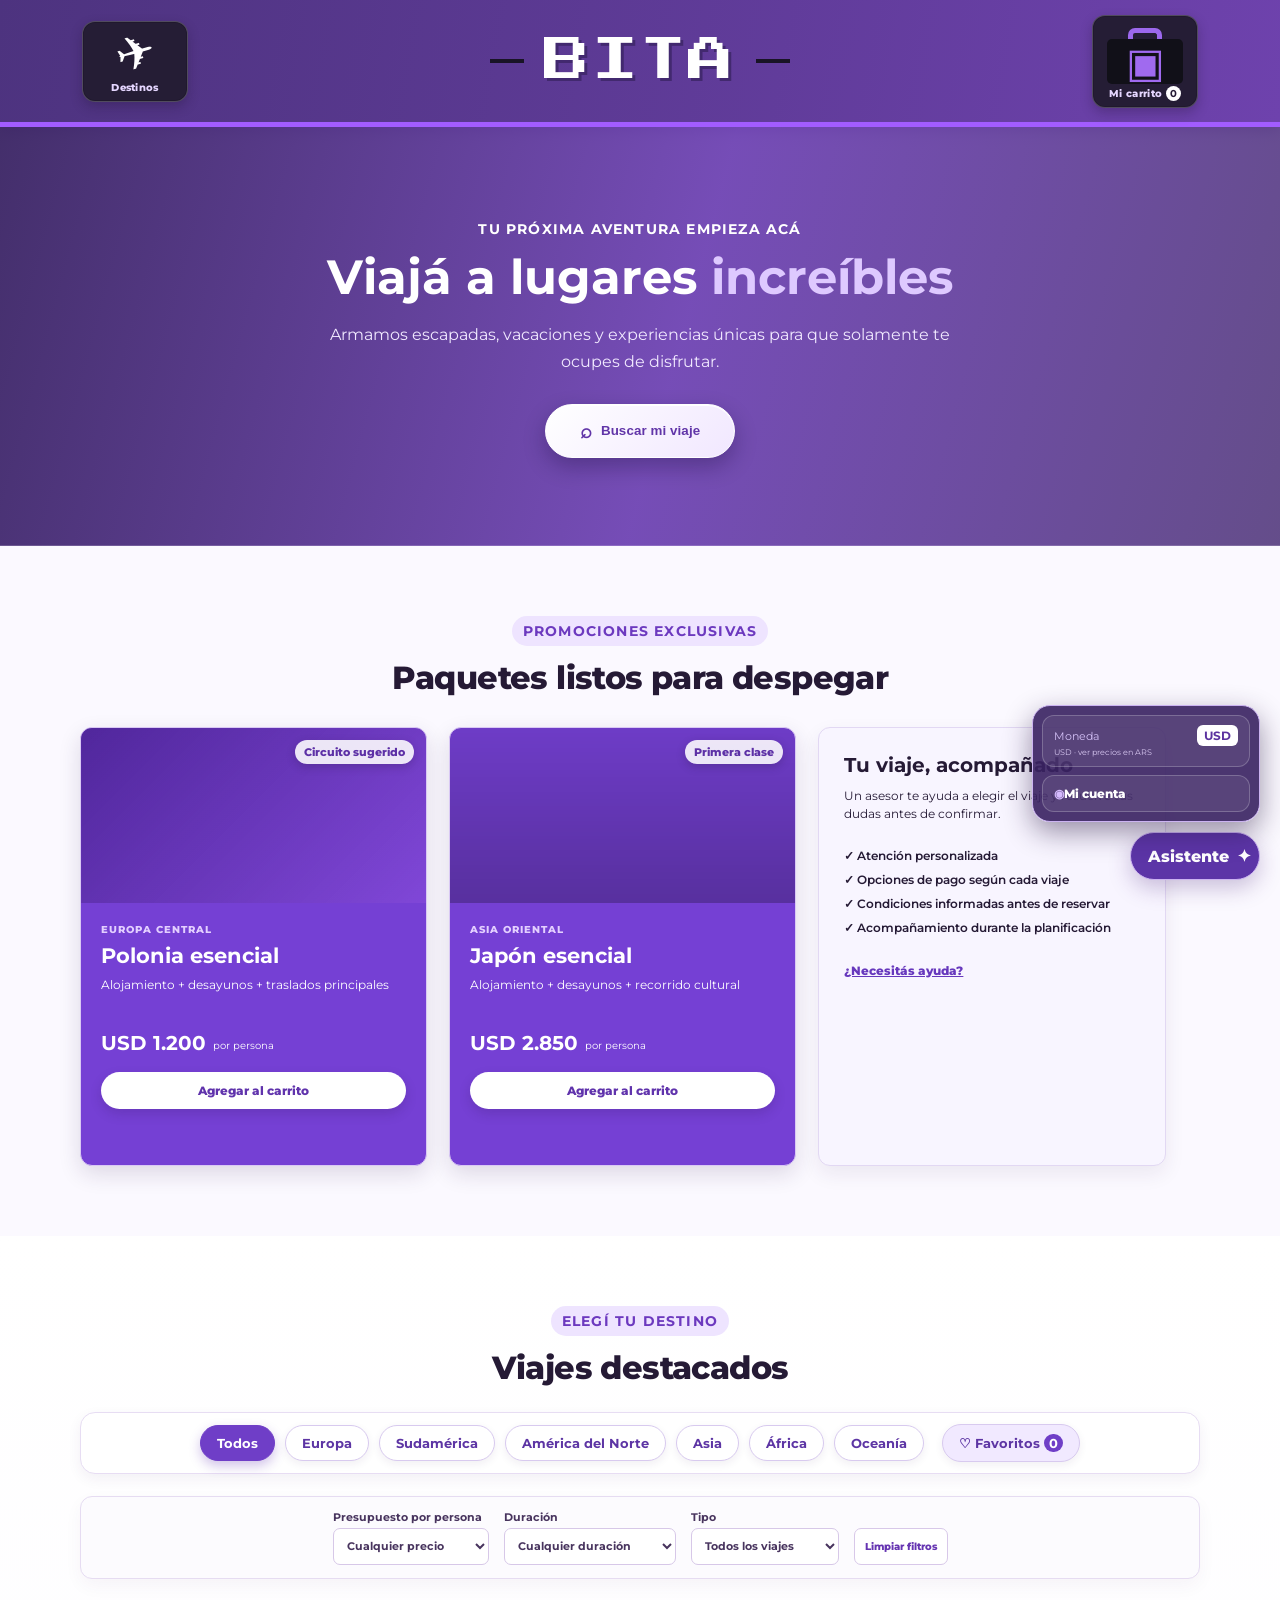
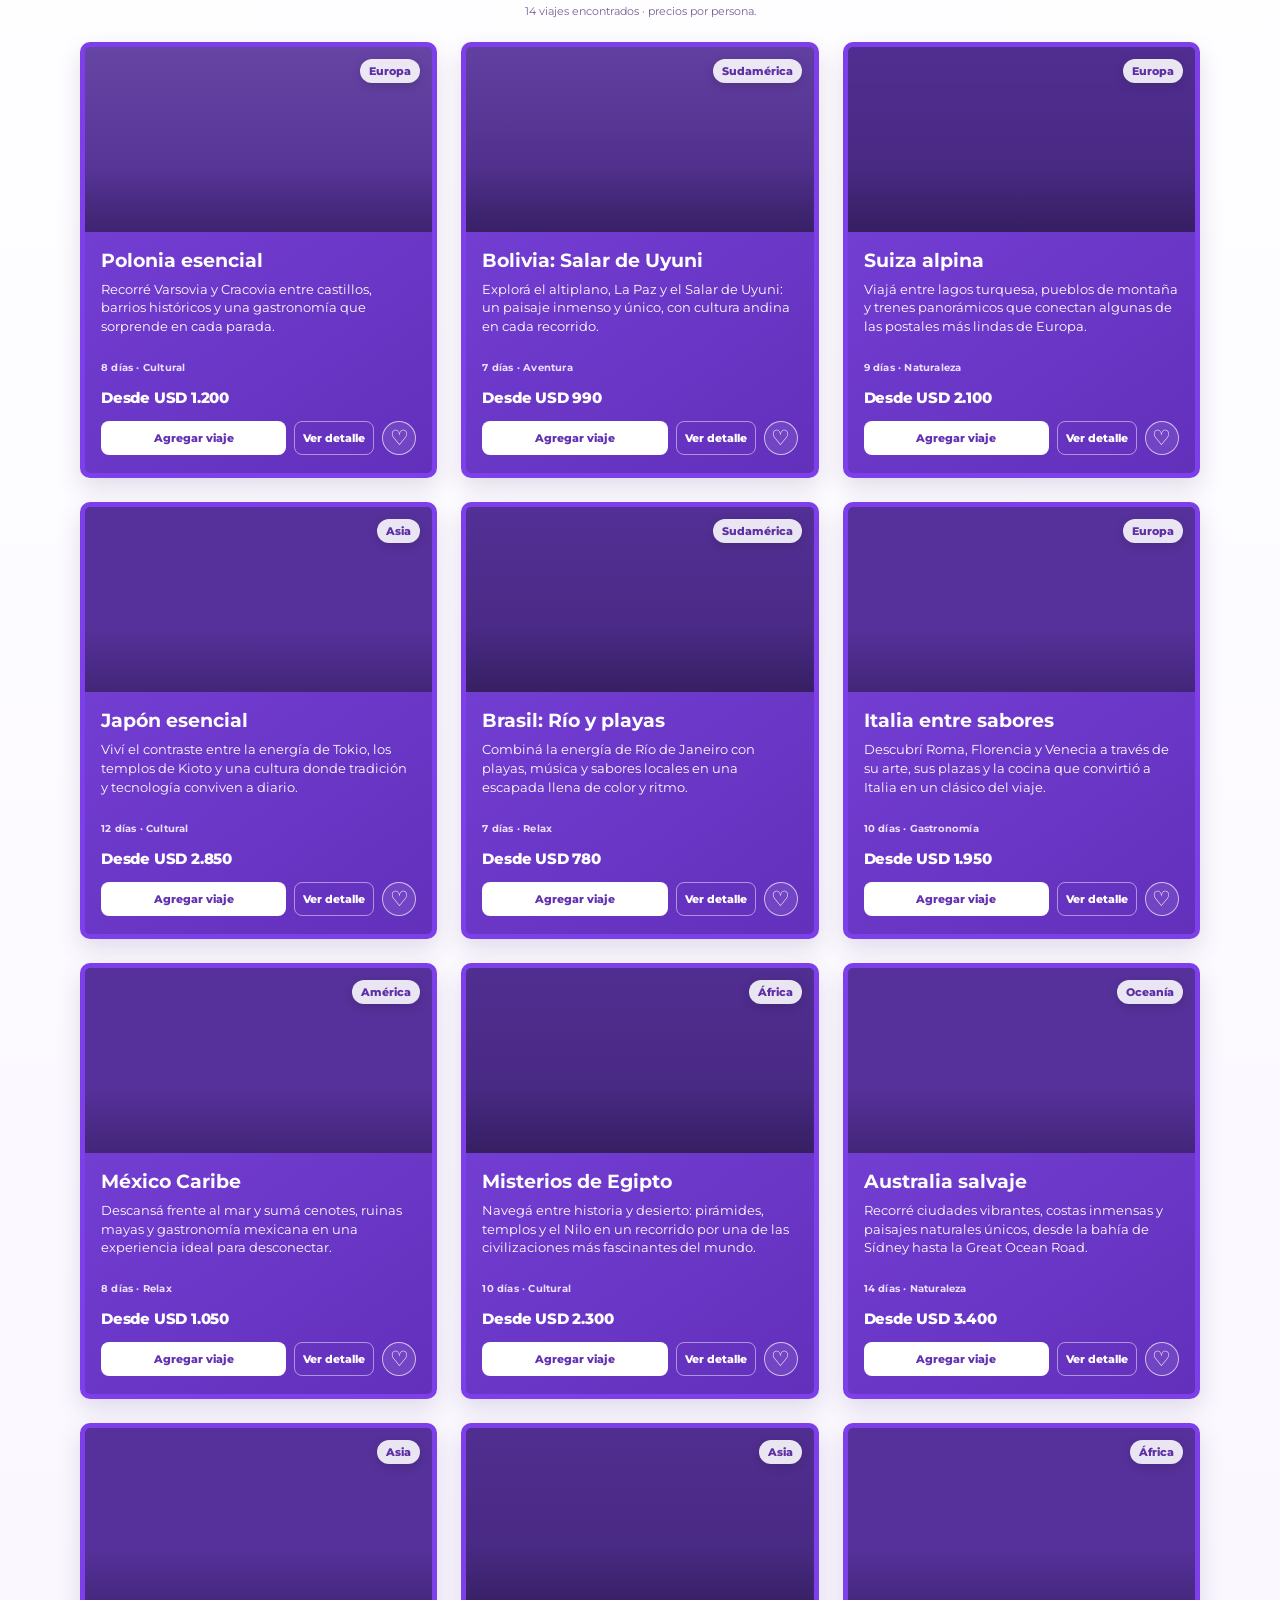
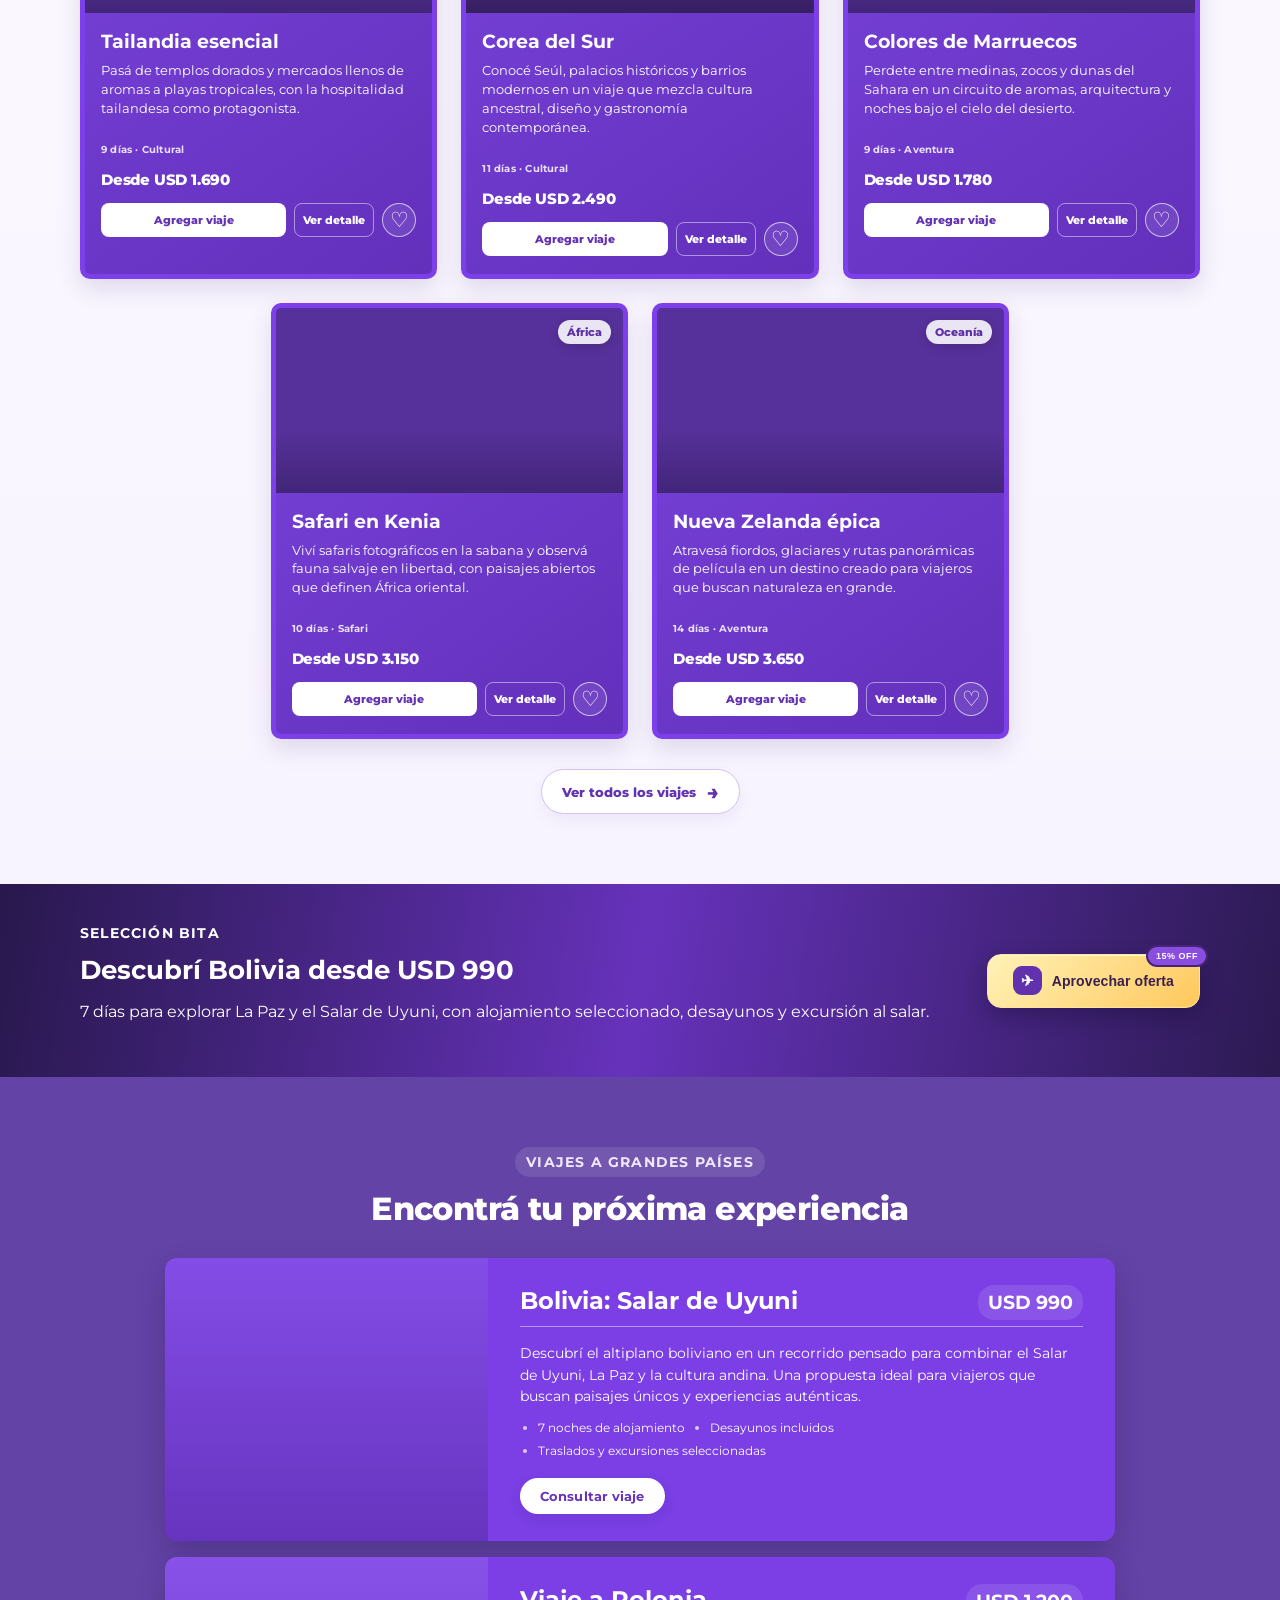
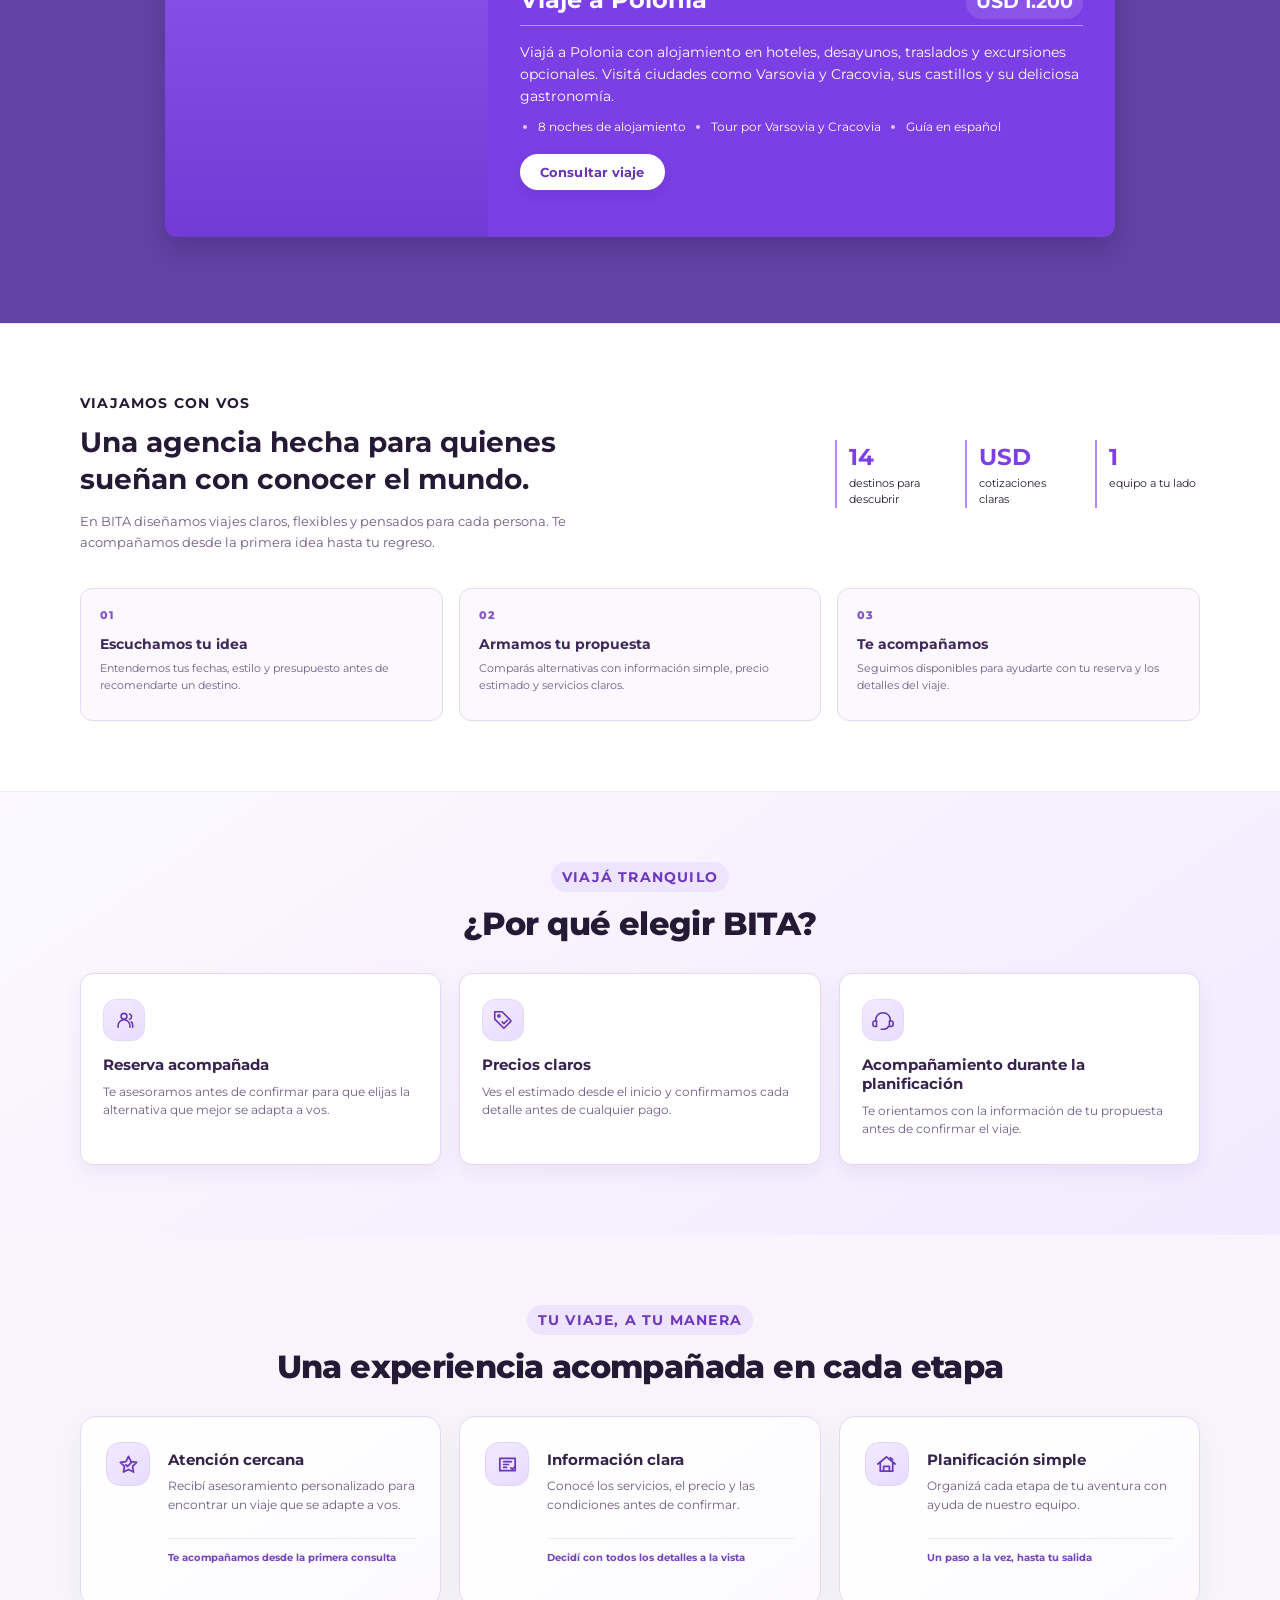
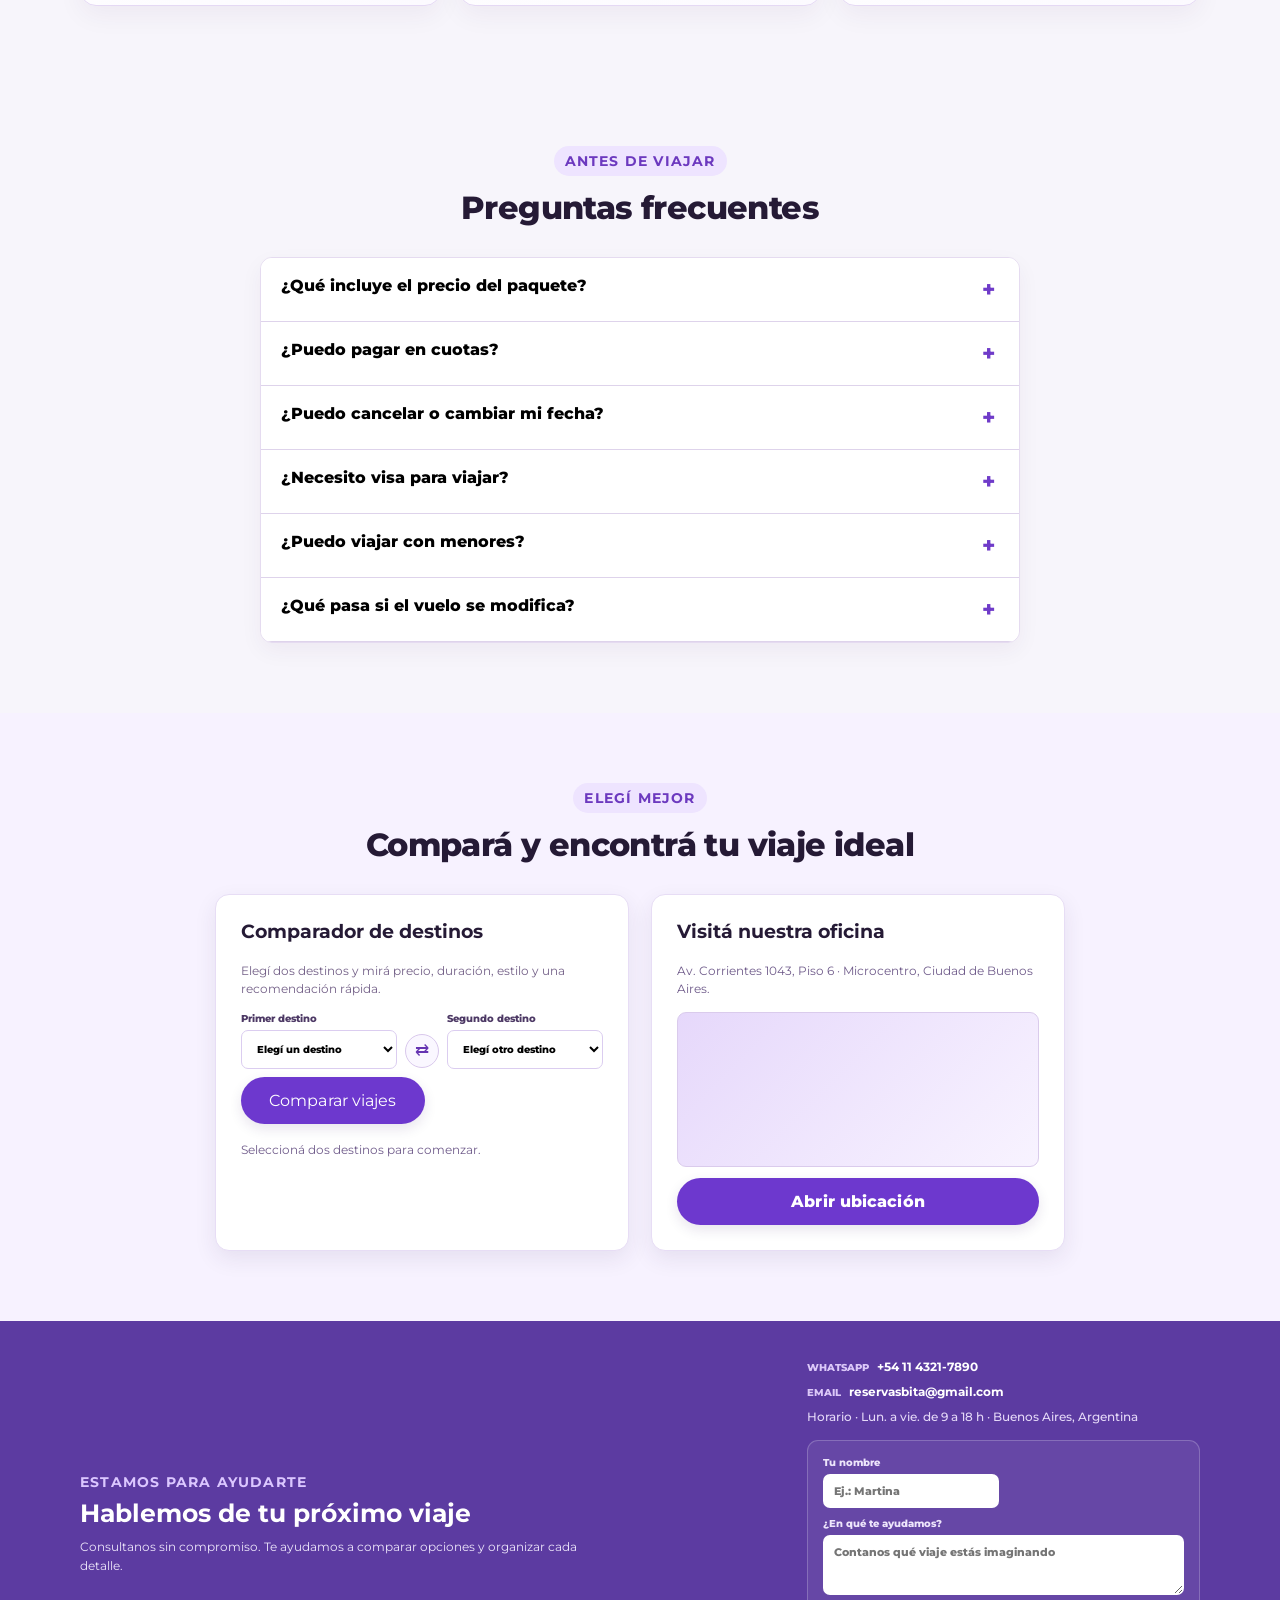
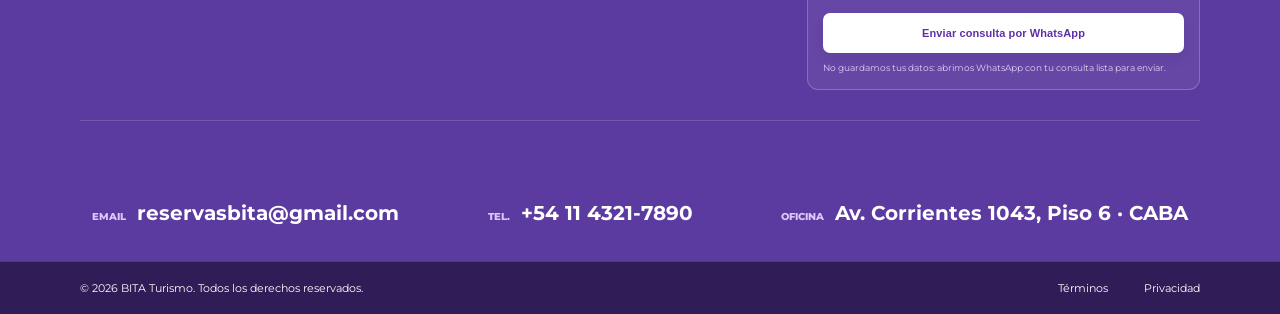
<file: index.html>
<!DOCTYPE html>
<html lang="es">
<head>
  <meta charset="UTF-8">
  <meta name="viewport" content="width=device-width, initial-scale=1.0">
  <meta name="description" content="Bita, una agencia de turismo para descubrir destinos inolvidables.">
  <title>BITA | Agencia de turismo</title>
  <link rel="preconnect" href="https://fonts.googleapis.com">
  <link rel="preconnect" href="https://fonts.gstatic.com" crossorigin>
  <link href="https://fonts.googleapis.com/css2?family=Montserrat:wght@400;500;600;700;800&family=Press+Start+2P&display=swap" rel="stylesheet">
  <link rel="stylesheet" href="css/estilos.css">
  <script src="js/app.js" defer></script>
</head>
<body>
  <header class="encabezado">
    <div class="contenedor encabezado-contenido">
      <div class="marca">
        <button class="icono-cabecera avion" type="button" data-accion="ir-destinos" aria-label="Ver destinos"><span aria-hidden="true">✈</span><small>Destinos</small></button>
        <a class="marca-texto" href="#inicio" aria-label="BITA, inicio"><i></i>BITA<i></i></a>
        <button class="icono-cabecera valija" type="button" data-accion="abrir-carrito" aria-label="Abrir carrito"><span class="asa-valija" aria-hidden="true"></span><span class="cuerpo-valija" aria-hidden="true">▣</span><small>Mi carrito <b id="contador-carrito">0</b></small></button>
      </div>
      <button class="boton-menu" type="button" aria-label="Abrir menú" aria-expanded="false" aria-controls="menu-principal">☰</button>
      <nav class="menu-principal" id="menu-principal" aria-label="Navegación principal">
        <a href="#inicio">Inicio</a>
        <a href="#viajes">Viajes</a>
        <a href="#paquetes">Paquetes</a>
        <a href="#nosotros">Nosotros</a>
      </nav>
      <div class="acciones-cuenta">
        <button type="button" class="selector-moneda" data-accion="cambiar-moneda" aria-label="Cambiar precios entre dólares y pesos argentinos"><span>Moneda</span><b>USD</b><small id="estado-cotizacion">Dólar oficial · venta</small></button>
        <button type="button" class="boton-cuenta" data-accion="abrir-login" data-cuenta-acceso><span class="usuario-icono" aria-hidden="true">◉</span><span class="texto-cuenta">Ingresar</span></button>
      </div>
    </div>
  </header>

  <main>
    <section class="hero" id="inicio">
      <div class="contenedor hero-contenido">
        <p class="etiqueta">Tu próxima aventura empieza acá</p>
        <h1>Viajá a lugares <span>increíbles</span></h1>
        <p class="hero-texto">Armamos escapadas, vacaciones y experiencias únicas para que solamente te ocupes de disfrutar.</p>
        <button class="boton boton-principal" type="button" data-accion="mostrar-buscador">Buscar mi viaje</button>
      </div>
    </section>

    <section class="paquetes seccion" id="paquetes" aria-labelledby="titulo-paquetes">
      <div class="contenedor">
        <div class="titulo-seccion"><p>Promociones exclusivas</p><h2 id="titulo-paquetes">Paquetes listos para despegar</h2></div>
        <div class="paquetes-contenido">
          <article class="paquete paquete-poland" data-paquete="Polonia esencial" data-precio="1200" data-noches="8 días">
            <div class="paquete-foto"><span class="chip">Circuito sugerido</span></div>
            <div class="paquete-info"><p class="paquete-destino">EUROPA CENTRAL</p><h3>Polonia esencial</h3><p>Alojamiento + desayunos + traslados principales</p><div class="paquete-pie"><strong>USD 1.200</strong><span>por persona</span></div><button type="button" class="boton-agregar" data-accion="agregar-carrito">Agregar al carrito</button></div>
          </article>
          <article class="paquete paquete-japon" data-paquete="Japón esencial" data-precio="2850" data-noches="12 días">
            <div class="paquete-foto"><span class="chip">Primera clase</span></div>
            <div class="paquete-info"><p class="paquete-destino">ASIA ORIENTAL</p><h3>Japón esencial</h3><p>Alojamiento + desayunos + recorrido cultural</p><div class="paquete-pie"><strong>USD 2.850</strong><span>por persona</span></div><button type="button" class="boton-agregar" data-accion="agregar-carrito">Agregar al carrito</button></div>
          </article>
          <aside class="beneficios"><h3>Tu viaje, acompañado</h3><p>Un asesor te ayuda a elegir el viaje y resuelve tus dudas antes de confirmar.</p><ul><li>✓ Atención personalizada</li><li>✓ Opciones de pago según cada viaje</li><li>✓ Condiciones informadas antes de reservar</li><li>✓ Acompañamiento durante la planificación</li></ul><button type="button" class="enlace-asistencia" data-accion="mostrar-asistencia">¿Necesitás ayuda?</button></aside>
        </div>
      </div>
    </section>

    <section class="destacados seccion" id="destinos" aria-labelledby="titulo-destacados">
      <div class="contenedor">
        <div class="titulo-seccion">
          <p>Elegí tu destino</p>
          <h2 id="titulo-destacados">Viajes destacados</h2>
        </div>
        <div class="barra-herramientas">
          <button class="filtro activo" type="button" data-filtro="todos">Todos</button>
          <button class="filtro" type="button" data-filtro="europa">Europa</button>
          <button class="filtro" type="button" data-filtro="sudamerica">Sudamérica</button>
          <button class="filtro" type="button" data-filtro="norteamerica">América del Norte</button>
          <button class="filtro" type="button" data-filtro="asia">Asia</button>
          <button class="filtro" type="button" data-filtro="africa">África</button>
          <button class="filtro" type="button" data-filtro="oceania">Oceanía</button>
          <button class="boton-favoritos" type="button" data-accion="ver-favoritos">♡ Favoritos <span id="contador-favoritos">0</span></button>
        </div>
        <div class="filtros-avanzados" aria-label="Filtros para viajes destacados"><label for="filtro-precio">Presupuesto por persona <select id="filtro-precio"><option value="todos">Cualquier precio</option><option value="1200">Hasta USD 1.200</option><option value="2000">Hasta USD 2.000</option><option value="3000">Hasta USD 3.000</option></select></label><label for="filtro-duracion">Duración <select id="filtro-duracion"><option value="todos">Cualquier duración</option><option value="corta">Hasta 7 días</option><option value="media">8 a 10 días</option><option value="larga">Más de 10 días</option></select></label><label for="filtro-tipo">Tipo <select id="filtro-tipo"><option value="todos">Todos los viajes</option><option value="Aventura">Aventura</option><option value="Cultural">Cultural</option><option value="Relax">Relax</option><option value="Naturaleza">Naturaleza</option><option value="Gastronomía">Gastronomía</option><option value="Safari">Safari</option></select></label><button type="button" class="limpiar-filtros" data-accion="limpiar-filtros">Limpiar filtros</button></div><p id="estado-filtros" class="estado-filtros" aria-live="polite"></p>
        <div class="tarjetas-destinos">
          <article class="tarjeta-destino polonia" data-region="europa" data-destino="Polonia" data-precio="USD 1.200">
            <div class="imagen-destino"><span class="chip">Europa</span></div>
            <div class="info-destino"><h3>Viaje a Polonia</h3><p>Historia, cultura y paisajes inolvidables.</p><span>Desde USD 1.200</span><div class="acciones-tarjeta"><button type="button" class="detalle" data-accion="detalle">Ver detalle</button><button type="button" class="corazon" aria-label="Agregar Polonia a favoritos" data-accion="favorito">♡</button></div></div>
          </article>
          <article class="tarjeta-destino bolivia" data-region="sudamerica" data-destino="Bolivia" data-precio="USD 990">
            <div class="imagen-destino"><span class="chip">Sudamérica</span></div>
            <div class="info-destino"><h3>Bolivia: Salar de Uyuni</h3><p>Altiplano, cultura andina y paisajes que parecen de otro mundo.</p><span>Desde USD 990</span><div class="acciones-tarjeta"><button type="button" class="detalle" data-accion="detalle">Ver detalle</button><button type="button" class="corazon" aria-label="Agregar Bolivia a favoritos" data-accion="favorito">♡</button></div></div>
          </article>
          <article class="tarjeta-destino suiza" data-region="europa" data-destino="Suiza" data-precio="USD 2.100">
            <div class="imagen-destino"><span class="chip">Europa</span></div>
            <div class="info-destino"><h3>Viaje a Suiza</h3><p>Postales alpinas en cada recorrido.</p><span>Desde USD 2.100</span><div class="acciones-tarjeta"><button type="button" class="detalle" data-accion="detalle">Ver detalle</button><button type="button" class="corazon" aria-label="Agregar Suiza a favoritos" data-accion="favorito">♡</button></div></div>
          </article>
          <article class="tarjeta-destino japon" data-region="asia" data-destino="Japón" data-precio="USD 2.850"><div class="imagen-destino"><span class="chip">Asia</span></div><div class="info-destino"><h3>Viaje a Japón</h3><p>Tradición, tecnología y cerezos en flor.</p><span>Desde USD 2.850</span><div class="acciones-tarjeta"><button type="button" class="detalle" data-accion="detalle">Ver detalle</button><button type="button" class="corazon" data-accion="favorito">♡</button></div></div></article>
          <article class="tarjeta-destino brasil" data-region="sudamerica" data-destino="Brasil" data-precio="USD 780"><div class="imagen-destino"><span class="chip">Sudamérica</span></div><div class="info-destino"><h3>Escapada a Brasil</h3><p>Playas, música y el calor de Río.</p><span>Desde USD 780</span><div class="acciones-tarjeta"><button type="button" class="detalle" data-accion="detalle">Ver detalle</button><button type="button" class="corazon" data-accion="favorito">♡</button></div></div></article>
          <article class="tarjeta-destino italia" data-region="europa" data-destino="Italia" data-precio="USD 1.950"><div class="imagen-destino"><span class="chip">Europa</span></div><div class="info-destino"><h3>Sabores de Italia</h3><p>Roma, Florencia y Venecia en un viaje.</p><span>Desde USD 1.950</span><div class="acciones-tarjeta"><button type="button" class="detalle" data-accion="detalle">Ver detalle</button><button type="button" class="corazon" data-accion="favorito">♡</button></div></div></article>
          <article class="tarjeta-destino mexico" data-region="norteamerica" data-destino="México" data-precio="USD 1.050"><div class="imagen-destino"><span class="chip">América</span></div><div class="info-destino"><h3>México Caribe</h3><p>Resorts, cenotes y cultura maya.</p><span>Desde USD 1.050</span><div class="acciones-tarjeta"><button type="button" class="detalle" data-accion="detalle">Ver detalle</button><button type="button" class="corazon" data-accion="favorito">♡</button></div></div></article>
          <article class="tarjeta-destino egipto" data-region="africa" data-destino="Egipto" data-precio="USD 2.300"><div class="imagen-destino"><span class="chip">África</span></div><div class="info-destino"><h3>Misterios de Egipto</h3><p>Pirámides, Nilo y templos milenarios.</p><span>Desde USD 2.300</span><div class="acciones-tarjeta"><button type="button" class="detalle" data-accion="detalle">Ver detalle</button><button type="button" class="corazon" data-accion="favorito">♡</button></div></div></article>
          <article class="tarjeta-destino australia" data-region="oceania" data-destino="Australia" data-precio="USD 3.400"><div class="imagen-destino"><span class="chip">Oceanía</span></div><div class="info-destino"><h3>Aventura en Australia</h3><p>Ciudades vibrantes y naturaleza salvaje.</p><span>Desde USD 3.400</span><div class="acciones-tarjeta"><button type="button" class="detalle" data-accion="detalle">Ver detalle</button><button type="button" class="corazon" data-accion="favorito">♡</button></div></div></article>
          <article class="tarjeta-destino tailandia" data-region="asia" data-destino="Tailandia" data-precio="USD 1.690"><div class="imagen-destino"><span class="chip">Asia</span></div><div class="info-destino"><h3>Tailandia esencial</h3><p>Templos, sabores y playas tropicales.</p><span>Desde USD 1.690</span><div class="acciones-tarjeta"><button type="button" class="detalle">Ver detalle</button><button type="button" class="corazon">♡</button></div></div></article>
          <article class="tarjeta-destino corea" data-region="asia" data-destino="Corea del Sur" data-precio="USD 2.490"><div class="imagen-destino"><span class="chip">Asia</span></div><div class="info-destino"><h3>Corea del Sur</h3><p>Seúl, tradición y cultura contemporánea.</p><span>Desde USD 2.490</span><div class="acciones-tarjeta"><button type="button" class="detalle">Ver detalle</button><button type="button" class="corazon">♡</button></div></div></article>
          <article class="tarjeta-destino marruecos" data-region="africa" data-destino="Marruecos" data-precio="USD 1.780"><div class="imagen-destino"><span class="chip">África</span></div><div class="info-destino"><h3>Colores de Marruecos</h3><p>Medinas, desierto y noches mágicas.</p><span>Desde USD 1.780</span><div class="acciones-tarjeta"><button type="button" class="detalle">Ver detalle</button><button type="button" class="corazon">♡</button></div></div></article>
          <article class="tarjeta-destino kenia" data-region="africa" data-destino="Kenia" data-precio="USD 3.150"><div class="imagen-destino"><span class="chip">África</span></div><div class="info-destino"><h3>Safari en Kenia</h3><p>Fauna salvaje y paisajes de sabana.</p><span>Desde USD 3.150</span><div class="acciones-tarjeta"><button type="button" class="detalle">Ver detalle</button><button type="button" class="corazon">♡</button></div></div></article>
          <article class="tarjeta-destino nueva-zelanda" data-region="oceania" data-destino="Nueva Zelanda" data-precio="USD 3.650"><div class="imagen-destino"><span class="chip">Oceanía</span></div><div class="info-destino"><h3>Nueva Zelanda</h3><p>Glaciares, fiordos y rutas épicas.</p><span>Desde USD 3.650</span><div class="acciones-tarjeta"><button type="button" class="detalle">Ver detalle</button><button type="button" class="corazon">♡</button></div></div></article>
        </div>
        <button class="enlace-viajes" type="button" data-accion="mostrar-todos-destinos">Ver todos los viajes <span aria-hidden="true">→</span></button>
      </div>
    </section>

    <section class="ofertas seccion"><div class="contenedor oferta-contenido"><div><p class="etiqueta">Selección BITA</p><h2>Descubrí Bolivia desde USD 990</h2><p>7 días para explorar La Paz y el Salar de Uyuni, con alojamiento seleccionado, desayunos y excursión al salar.</p></div><button class="boton boton-principal" type="button" data-accion="oferta">Aprovechar oferta</button></div></section>

    <section class="viajes seccion" id="viajes" aria-labelledby="titulo-viajes">
      <div class="contenedor">
        <div class="titulo-seccion titulo-claro">
          <p>Viajes a grandes países</p>
          <h2 id="titulo-viajes">Encontrá tu próxima experiencia</h2>
        </div>
        <article class="ficha-viaje ficha-bolivia">
          <div class="foto-ficha" role="img" aria-label="Salar de Uyuni, Bolivia"></div>
          <div class="detalle-ficha"><div class="ficha-cabecera"><h3>Bolivia: Salar de Uyuni</h3><strong>USD 990</strong></div><p>Descubrí el altiplano boliviano en un recorrido pensado para combinar el Salar de Uyuni, La Paz y la cultura andina. Una propuesta ideal para viajeros que buscan paisajes únicos y experiencias auténticas.</p><ul><li>7 noches de alojamiento</li><li>Desayunos incluidos</li><li>Traslados y excursiones seleccionadas</li></ul><button class="boton boton-claro consultar" type="button" data-destino="Bolivia">Consultar viaje</button></div>
        </article>
        <article class="ficha-viaje ficha-polonia">
          <div class="foto-ficha" role="img" aria-label="Parque junto a un lago en Polonia"></div>
          <div class="detalle-ficha"><div class="ficha-cabecera"><h3>Viaje a Polonia</h3><strong>USD 1.200</strong></div><p>Viajá a Polonia con alojamiento en hoteles, desayunos, traslados y excursiones opcionales. Visitá ciudades como Varsovia y Cracovia, sus castillos y su deliciosa gastronomía.</p><ul><li>8 noches de alojamiento</li><li>Tour por Varsovia y Cracovia</li><li>Guía en español</li></ul><button class="boton boton-claro consultar" type="button" data-destino="Polonia">Consultar viaje</button></div>
        </article>
      </div>
    </section>

    <section class="nosotros seccion" id="nosotros">
      <div class="contenedor nosotros-contenido"><div><p class="etiqueta">Viajamos con vos</p><h2>Una agencia hecha para quienes sueñan con conocer el mundo.</h2><p class="texto-nosotros">En BITA diseñamos viajes claros, flexibles y pensados para cada persona. Te acompañamos desde la primera idea hasta tu regreso.</p></div><div class="numeros"><p><b>14</b> destinos para descubrir</p><p><b>USD</b> cotizaciones claras</p><p><b>1</b> equipo a tu lado</p></div></div>
      <div class="contenedor forma-trabajo"><article><span aria-hidden="true">01</span><h3>Escuchamos tu idea</h3><p>Entendemos tus fechas, estilo y presupuesto antes de recomendarte un destino.</p></article><article><span aria-hidden="true">02</span><h3>Armamos tu propuesta</h3><p>Comparás alternativas con información simple, precio estimado y servicios claros.</p></article><article><span aria-hidden="true">03</span><h3>Te acompañamos</h3><p>Seguimos disponibles para ayudarte con tu reserva y los detalles del viaje.</p></article></div>
    </section>
    <section class="confianza-bita seccion" aria-labelledby="titulo-confianza"><div class="contenedor"><div class="titulo-seccion"><p>Viajá tranquilo</p><h2 id="titulo-confianza">¿Por qué elegir BITA?</h2></div><div class="pilares-confianza"><article><span class="icono-pilar" aria-hidden="true"><svg viewBox="0 0 24 24" fill="none"><circle cx="12" cy="8" r="3.2"/><path d="M5.5 20v-1.8a6.5 6.5 0 0 1 13 0V20M18 5.5a3 3 0 0 1 0 5.8M20 14a4.8 4.8 0 0 1 1.5 3.5V20"/></svg></span><h3>Reserva acompañada</h3><p>Te asesoramos antes de confirmar para que elijas la alternativa que mejor se adapta a vos.</p></article><article><span class="icono-pilar" aria-hidden="true"><svg viewBox="0 0 24 24" fill="none"><path d="M20.5 13.5 13 21l-10-10V3h8l9.5 9.5a.7.7 0 0 1 0 1Z"/><circle cx="7.5" cy="7.5" r="1.2"/><path d="m11 14 2 2 4-4"/></svg></span><h3>Precios claros</h3><p>Ves el estimado desde el inicio y confirmamos cada detalle antes de cualquier pago.</p></article><article><span class="icono-pilar" aria-hidden="true"><svg viewBox="0 0 24 24" fill="none"><path d="M4 13v-1a8 8 0 0 1 16 0v1M4 13H3a2 2 0 0 0-2 2v2a2 2 0 0 0 2 2h2v-6H4Zm16 0h1a2 2 0 0 1 2 2v2a2 2 0 0 1-2 2h-2v-6h1ZM18 19a6 6 0 0 1-6 3h-2"/></svg></span><h3>Acompañamiento durante la planificación</h3><p>Te orientamos con la información de tu propuesta antes de confirmar el viaje.</p></article></div></div></section>
    <section class="resenas seccion"><div class="contenedor"><div class="titulo-seccion"><p>Tu viaje, a tu manera</p><h2>Una experiencia acompañada en cada etapa</h2></div><div class="lista-resenas"><article><span class="valor-icono" aria-hidden="true"><svg viewBox="0 0 24 24" fill="none"><path d="M12 3.5 14.6 9l5.9.8-4.3 4.2 1 5.9-5.2-2.8-5.2 2.8 1-5.9-4.3-4.2 5.9-.8L12 3.5Z"/><path d="m9.2 12.2 1.8 1.8 3.8-4"/></svg></span><div><h3>Atención cercana</h3><p>Recibí asesoramiento personalizado para encontrar un viaje que se adapte a vos.</p></div><small>Te acompañamos desde la primera consulta</small></article><article><span class="valor-icono" aria-hidden="true"><svg viewBox="0 0 24 24" fill="none"><path d="M4 5.5h16v13H4zM8 9h8M8 12h5M8 15h3"/><path d="m15.5 15.5 1.5 1.5 3-3"/></svg></span><div><h3>Información clara</h3><p>Conocé los servicios, el precio y las condiciones antes de confirmar.</p></div><small>Decidí con todos los detalles a la vista</small></article><article><span class="valor-icono" aria-hidden="true"><svg viewBox="0 0 24 24" fill="none"><path d="M3 11.5 12 4l9 7.5M5.5 10v9h13v-9M9 19v-5h6v5"/><path d="m16 5 2.5 2"/></svg></span><div><h3>Planificación simple</h3><p>Organizá cada etapa de tu aventura con ayuda de nuestro equipo.</p></div><small>Un paso a la vez, hasta tu salida</small></article></div></div></section>
    <section class="faq seccion"><div class="contenedor"><div class="titulo-seccion"><p>Antes de viajar</p><h2>Preguntas frecuentes</h2></div><div class="preguntas"><button class="pregunta">¿Qué incluye el precio del paquete?<span>+</span></button><p>Cada programa indica sus servicios incluidos. En general contempla alojamiento, traslados y excursiones señaladas; vuelos, comidas, seguro y visados solo se incluyen cuando la ficha lo aclara.</p><button class="pregunta">¿Puedo pagar en cuotas?<span>+</span></button><p>Las opciones de pago dependen del destino, la fecha y la disponibilidad. Un asesor te informa las alternativas y el cronograma antes de confirmar.</p><button class="pregunta">¿Puedo cancelar o cambiar mi fecha?<span>+</span></button><p>Los cambios y cancelaciones dependen de la tarifa contratada y de las condiciones de cada proveedor. Revisá las condiciones de tu propuesta antes de confirmar.</p><button class="pregunta">¿Necesito visa para viajar?<span>+</span></button><p>Depende de tu nacionalidad, documentación y destino. Te orientamos durante la reserva, pero siempre debés verificar los requisitos oficiales antes de viajar.</p><button class="pregunta">¿Puedo viajar con menores?<span>+</span></button><p>Sí. Al pedir tu propuesta indicá las edades de los menores para recomendarte habitaciones, servicios y documentación necesaria para el viaje.</p><button class="pregunta">¿Qué pasa si el vuelo se modifica?<span>+</span></button><p>Si la aerolínea modifica un vuelo, te avisamos y te acompañamos para revisar las alternativas que ofrezca, según las condiciones de tu pasaje.</p></div></div></section>
    <section class="explorar seccion"><div class="contenedor"><div class="titulo-seccion"><p>Elegí mejor</p><h2>Compará y encontrá tu viaje ideal</h2></div><div class="herramientas-viaje"><div class="comparador"><h3>Comparador de destinos</h3><p class="intro-comparador">Elegí dos destinos y mirá precio, duración, estilo y una recomendación rápida.</p><div class="selectores-comparador"><label for="comparar-a">Primer destino<select id="comparar-a"><option value="">Elegí un destino</option><option>Polonia</option><option>Bolivia</option><option>Suiza</option><option>Japón</option><option>Brasil</option><option>Italia</option><option>México</option><option>Egipto</option><option>Australia</option><option>Tailandia</option><option>Corea del Sur</option><option>Marruecos</option><option>Kenia</option><option>Nueva Zelanda</option></select></label><button type="button" class="intercambiar-comparacion" data-accion="intercambiar-comparacion" aria-label="Intercambiar destinos">⇄</button><label for="comparar-b">Segundo destino<select id="comparar-b"><option value="">Elegí otro destino</option><option>Polonia</option><option>Bolivia</option><option>Suiza</option><option>Japón</option><option>Brasil</option><option>Italia</option><option>México</option><option>Egipto</option><option>Australia</option><option>Tailandia</option><option>Corea del Sur</option><option>Marruecos</option><option>Kenia</option><option>Nueva Zelanda</option></select></label></div><button class="boton boton-modal" data-accion="comparar">Comparar viajes</button><div id="resultado-comparador" aria-live="polite"><p>Seleccioná dos destinos para comenzar.</p></div></div><div class="mapa"><h3>Visitá nuestra oficina</h3><p>Av. Corrientes 1043, Piso 6 · Microcentro, Ciudad de Buenos Aires.</p><div class="mapa-visual"><iframe title="Ubicación de la oficina de BITA Turismo" loading="lazy" src="https://www.openstreetmap.org/export/embed.html?bbox=-58.3925%2C-34.6065%2C-58.3785%2C-34.5995&amp;layer=mapnik&amp;marker=-34.6032%2C-58.3855"></iframe></div><button class="boton boton-modal" data-accion="ver-mapa">Abrir ubicación</button></div></div></div></section>
  </main>

  <section class="buscador-panel" id="buscador" aria-hidden="true" role="dialog" aria-modal="true" aria-labelledby="titulo-buscador">
    <div class="buscador-contenido buscador-mejorado">
      <button class="cerrar-panel" type="button" data-accion="cerrar-buscador" aria-label="Cerrar buscador">×</button>
      <p class="etiqueta">Buscador de viajes</p><h2 id="titulo-buscador">Encontrá tu próxima escapada</h2><p class="intro-buscador">Elegí un destino o contanos qué tipo de experiencia querés vivir.</p>
      <form id="form-busqueda" novalidate>
        <label for="destino">¿A dónde querés viajar?</label><div class="campo-busqueda"><span aria-hidden="true">⌕</span><input id="destino" name="destino" type="search" autocomplete="off" placeholder="Ej.: Japón, playa, aventura o Europa"><button type="button" class="limpiar-busqueda" data-accion="limpiar-busqueda" aria-label="Limpiar búsqueda">×</button></div>
        <div id="sugerencias-busqueda" class="sugerencias-busqueda" role="listbox" aria-label="Sugerencias de destinos"></div>
        <div class="filtros-buscador"><label for="mes">Mejor época <small>(orientativo)</small><select id="mes" name="mes"><option value="">Cualquier fecha</option><option value="enero-marzo">Enero a marzo</option><option value="abril-junio">Abril a junio</option><option value="julio-septiembre">Julio a septiembre</option><option value="octubre-diciembre">Octubre a diciembre</option></select></label><label for="tipo-buscador">Experiencia<select id="tipo-buscador" name="tipo"><option value="">Todas</option><option value="Aventura">Aventura</option><option value="Cultural">Cultural</option><option value="Relax">Relax</option><option value="Naturaleza">Naturaleza</option><option value="Gastronomía">Gastronomía</option><option value="Safari">Safari</option></select></label><label for="presupuesto-buscador">Presupuesto<select id="presupuesto-buscador" name="presupuesto"><option value="">Sin límite</option><option value="1200">Hasta USD 1.200</option><option value="2000">Hasta USD 2.000</option><option value="3000">Hasta USD 3.000</option></select></label></div>
        <button class="boton boton-principal" type="submit">Buscar viajes</button>
      </form>
      <div class="busquedas-populares"><span>Ideas rápidas:</span><button type="button" data-busqueda="playa">Playas</button><button type="button" data-busqueda="aventura">Aventura</button><button type="button" data-busqueda="cultural">Cultura</button><button type="button" data-busqueda="europa">Europa</button></div>
      <div id="resultado-busqueda" class="resultado resultado-busqueda" aria-live="polite"></div>
    </div>
  </section>

  <div class="modal" id="modal" aria-hidden="true" role="dialog" aria-modal="true" aria-labelledby="modal-titulo"><div class="modal-contenido modal-viaje"><button class="cerrar-panel" type="button" data-accion="cerrar-modal" aria-label="Cerrar ventana">×</button><p class="etiqueta">Programa de viaje</p><h2 id="modal-titulo"></h2><div id="modal-texto"></div><div class="acciones-modal-viaje"><button class="boton boton-modal" type="button" data-accion="agregar-desde-detalle">Agregar al carrito</button><button class="boton boton-claro consultar" type="button">Quiero hacer una consulta</button></div><p class="aviso-disponibilidad">La disponibilidad y el precio final se confirman antes de realizar cualquier pago.</p></div></div>

  <aside class="carrito" id="carrito" role="dialog" aria-modal="true" aria-hidden="true" aria-labelledby="titulo-carrito">
    <div class="carrito-encabezado"><div><p class="etiqueta">Tu selección</p><h2 id="titulo-carrito">Carrito de viaje</h2><p class="carrito-cantidad" id="cantidad-resumen-carrito" aria-live="polite">Todavía no agregaste viajes</p></div><button class="cerrar-panel" type="button" data-accion="cerrar-carrito" aria-label="Cerrar carrito">×</button></div>
    <div id="items-carrito" class="items-carrito"></div>
    <div class="carrito-resumen"><p><span>Subtotal estimado</span><strong id="subtotal-carrito">USD 0</strong></p><p><span>Gestión y coordinación (8%)</span><strong id="impuestos-carrito">USD 0</strong></p><div><span>Total estimado</span><strong id="total-carrito">USD 0</strong></div><button type="button" class="boton boton-checkout" data-accion="checkout">Continuar reserva</button><button type="button" class="vaciar-carrito" data-accion="vaciar-carrito">Vaciar carrito</button></div>
  </aside>

  <section class="modal-auth" id="modal-auth" aria-hidden="true" role="dialog" aria-modal="true" aria-labelledby="auth-titulo">
    <div class="auth-contenido">
      <button class="cerrar-panel" type="button" data-accion="cerrar-auth" aria-label="Cerrar acceso a mi cuenta">×</button>
      <div class="auth-presentacion" aria-hidden="true"><span>✈</span><p>MI CUENTA BITA</p><strong>Tu viaje, siempre a mano.</strong><small>Guardá favoritos, gestioná tus consultas y seguí cada paso de tu próxima aventura.</small></div>
      <div class="auth-formulario">
        <div class="pestanas-auth" role="tablist" aria-label="Acceso a mi cuenta">
          <button type="button" class="pestana activa" data-auth="login" role="tab" aria-selected="true" aria-controls="form-login">Iniciar sesión</button>
          <button type="button" class="pestana" data-auth="registro" role="tab" aria-selected="false" aria-controls="form-registro">Crear cuenta</button>
        </div>
        <form id="form-login" class="form-auth" novalidate>
          <p class="etiqueta">Hola de nuevo</p><h2 id="auth-titulo">Ingresá a tu cuenta</h2><p>Consultá tus reservas, favoritos y solicitudes desde un solo lugar.</p>
          <label for="email-login">Correo electrónico</label><input id="email-login" name="email" type="email" autocomplete="email" required placeholder="nombre@email.com">
          <label for="clave-login">Contraseña</label><div class="campo-clave"><input id="clave-login" name="password" type="password" autocomplete="current-password" required minlength="8" placeholder="Ingresá tu contraseña"><button type="button" class="ver-clave" data-clave="clave-login" aria-label="Mostrar contraseña">Mostrar</button></div>
          <div class="opciones-auth"><label class="checkbox"><input id="recordar-sesion" type="checkbox"> Recordarme en este dispositivo</label><button type="button" class="link-form" data-accion="recuperar-clave">¿Olvidaste tu contraseña?</button></div>
          <p class="mensaje-auth" id="mensaje-login" role="status" aria-live="polite"></p><button class="boton boton-modal" type="submit">Ingresar</button>
          <p class="cambio-auth">¿Todavía no tenés cuenta? <button type="button" class="link-form" data-accion="ir-registro">Creala sin costo</button></p>
        </form>
        <form id="form-registro" class="form-auth oculto" novalidate>
          <p class="etiqueta">Viajá con beneficios</p><h2>Creá tu cuenta BITA</h2><p>Guardá tus destinos, recibí propuestas personalizadas y gestioná tus reservas.</p>
          <label for="nombre-registro">Nombre y apellido</label><input id="nombre-registro" name="nombre" type="text" autocomplete="name" required minlength="3" placeholder="Como figura en tu documento">
          <label for="email-registro">Correo electrónico</label><input id="email-registro" name="email" type="email" autocomplete="email" required placeholder="nombre@email.com">
          <label for="telefono-registro">WhatsApp <span class="opcional">(opcional)</span></label><input id="telefono-registro" name="telefono" type="tel" autocomplete="tel" inputmode="tel" maxlength="24" aria-describedby="ayuda-whatsapp" placeholder="+54 9 11 1234 5678"><small id="ayuda-whatsapp" class="ayuda-campo">Incluí el código de país; podés usar espacios, guiones o paréntesis.</small>
          <label for="clave-registro">Contraseña</label><div class="campo-clave"><input id="clave-registro" name="password" type="password" autocomplete="new-password" required minlength="8" aria-describedby="ayuda-clave" placeholder="Mínimo 8 caracteres"><button type="button" class="ver-clave" data-clave="clave-registro" aria-label="Mostrar contraseña">Mostrar</button></div><small id="ayuda-clave" class="ayuda-campo">Usá al menos 8 caracteres, una mayúscula y un número.</small>
          <label for="confirmar-clave">Confirmá tu contraseña</label><div class="campo-clave"><input id="confirmar-clave" name="confirmar-password" type="password" autocomplete="new-password" required placeholder="Repetí tu contraseña"><button type="button" class="ver-clave" data-clave="confirmar-clave" aria-label="Mostrar contraseña">Mostrar</button></div>
          <label class="checkbox"><input id="novedades-bita" name="novedades" type="checkbox"> Quiero recibir novedades de BITA por correo electrónico.</label>
          <label class="checkbox checkbox-legal"><input id="acepta-terminos" type="checkbox" required> Acepto los <a href="terminos.html">Términos y condiciones</a> y la <a href="privacidad.html">Política de privacidad</a>.</label>
          <p class="mensaje-auth" id="mensaje-registro" role="status" aria-live="polite"></p><button class="boton boton-modal" type="submit">Crear mi cuenta</button>
          <p class="cambio-auth">¿Ya tenés cuenta? <button type="button" class="link-form" data-accion="ir-login">Iniciá sesión</button></p>
        </form>
        <form id="form-recuperar" class="form-auth oculto" novalidate>
          <p class="etiqueta">Recuperá el acceso</p><h2>Restablecé tu contraseña</h2><p>Para recuperar el acceso, escribinos desde tu correo a <a href="mailto:reservasbita@gmail.com?subject=Recuperar%20acceso%20a%20BITA">reservasbita@gmail.com</a> e indicá el email asociado a tu cuenta.</p>
          <label for="email-recuperar">Correo electrónico</label><input id="email-recuperar" name="email" type="email" autocomplete="email" required placeholder="nombre@email.com">
          <p class="mensaje-auth" id="mensaje-recuperar" role="status" aria-live="polite"></p><button class="boton boton-modal" type="submit">Contactar a BITA</button>
          <p class="cambio-auth"><button type="button" class="link-form" data-accion="ir-login">← Volver a iniciar sesión</button></p>
        </form>
        <p class="seguridad-auth"><span aria-hidden="true">⌑</span> Tus datos se usan solo para gestionar tu experiencia de viaje.</p>
      </div>
    </div>
  </section>
  <section class="checkout modal-auth" id="checkout" aria-hidden="true" role="dialog" aria-modal="true" aria-labelledby="titulo-checkout">
    <div class="auth-contenido checkout-contenido">
      <button class="cerrar-panel" type="button" data-accion="cerrar-checkout" aria-label="Cerrar reserva">×</button>
      <div class="checkout-cabecera"><p class="etiqueta">Solicitud de reserva</p><h2 id="titulo-checkout">Solicitá tu viaje</h2><p>Enviá tus datos y un asesor BITA revisará disponibilidad y precio final. El pago se habilita únicamente después de aprobar la solicitud. La reserva y el cronograma se confirman en USD; cualquier conversión a pesos es orientativa.</p></div>
      <ol class="pasos-checkout" aria-label="Etapas de la reserva"><li class="activo"><span>1</span> Tu viaje</li><li class="activo"><span>2</span> Tus datos</li><li><span>3</span> Confirmación</li></ol>
      <div class="resumen-checkout" id="resumen-checkout" aria-live="polite"></div>
      <form id="form-checkout" class="form-auth" novalidate>
        <fieldset><legend>Datos de contacto</legend><p>Tu nombre y correo vienen de tu cuenta. Usaremos este WhatsApp para coordinar la solicitud; se guardará en tu perfil.</p><div class="campos-dobles"><label for="nombre-checkout">Nombre y apellido<input id="nombre-checkout" name="nombre" required autocomplete="name" readonly></label><label for="email-checkout">Correo electrónico<input id="email-checkout" name="email" required type="email" autocomplete="email" readonly></label></div><label for="telefono-checkout">WhatsApp de contacto<input id="telefono-checkout" name="telefono" required type="tel" autocomplete="tel" inputmode="tel" minlength="6" maxlength="40" placeholder="+54 9 11 1234 5678"></label></fieldset>
        <fieldset><legend>Datos del viaje</legend><div class="campos-dobles"><label for="salida-checkout">Fecha estimada de salida<input id="salida-checkout" name="salida" required type="date"></label><label for="pasajeros-checkout">Cantidad de pasajeros<input id="pasajeros-checkout" name="pasajeros" type="number" min="1" max="12" step="1" value="1" required inputmode="numeric"></label></div><label for="habitacion-checkout">Tipo de habitación<select id="habitacion-checkout" name="habitacion" required><option value="">Seleccionar</option><option>Doble</option><option>Triple</option><option>Individual</option></select></label><label for="comentarios-checkout">¿Hay algo que debamos saber? <span class="opcional">(opcional)</span><textarea id="comentarios-checkout" name="comentarios" rows="3" placeholder="Preferencias, necesidades de movilidad, celebraciones o consultas."></textarea></label></fieldset>
        <label class="checkbox checkbox-legal"><input id="acepta-reserva" type="checkbox" required> Entiendo que enviar la solicitud no confirma la reserva ni genera un cobro. BITA debe aprobarla antes de habilitar el pago.</label>
        <p class="mensaje-checkout" id="mensaje-checkout" role="status" aria-live="polite"></p><button class="boton boton-modal" type="submit">Enviar solicitud de reserva</button><p class="checkout-ayuda">¿Necesitás ayuda? Escribinos por <a href="mailto:reservasbita@gmail.com">correo</a> o llamanos al <a href="tel:+541143217890">+54 11 4321-7890</a>.</p>
      </form>
    </div>
  </section>
  <section class="modal-auth simulacion-pago" id="pago-simulacion" aria-hidden="true" role="dialog" aria-modal="true" aria-labelledby="titulo-pago"><div class="auth-contenido pago-contenido"><button class="cerrar-panel" type="button" data-accion="cerrar-simulacion-pago" aria-label="Cerrar pago">×</button><div class="pago-marca"><span aria-hidden="true">✦</span><div><p class="etiqueta">BITA · pago de reserva</p><h2 id="titulo-pago">Confirmá tu pago</h2></div></div><p id="texto-pago-simulacion" class="texto-pago-simulacion">Revisá los datos de la cuota antes de continuar.</p><ol class="pago-pasos" aria-label="Pasos de reserva"><li class="completo"><span>✓</span>Solicitud</li><li class="completo"><span>✓</span>Aprobación</li><li class="actual"><span>3</span>Pago</li></ol><div class="pago-layout"><aside class="panel-resumen-pago"><div class="resumen-cabecera"><span>RESUMEN DE PAGO</span><span class="pago-seguro">● BITA</span></div><div class="resumen-confirmacion resumen-pago" id="resumen-pago-simulacion"></div></aside><form id="form-pago-tarjeta" class="form-pago-tarjeta" novalidate><div class="seccion-tarjeta-titulo"><div><span class="paso-formulario">ELEGÍ CÓMO PAGAR</span><p class="titulo-metodo-pago">Método de pago</p></div></div><div class="selector-metodo-pago" role="group" aria-label="Métodos de pago"><button type="button" class="metodo-pago-opcion activo" data-metodo-pago="tarjeta" aria-pressed="true"><span aria-hidden="true">▰</span>Tarjeta</button><button type="button" class="metodo-pago-opcion" data-metodo-pago="transferencia" aria-pressed="false"><span aria-hidden="true">⇄</span>Transferencia</button><button type="button" class="metodo-pago-opcion" data-metodo-pago="mercadopago" aria-pressed="false"><span aria-hidden="true">➤</span>Mercado Pago</button></div><div id="panel-metodo-tarjeta" class="metodo-pago-panel"><div class="seccion-tarjeta-titulo"><div><span class="paso-formulario">DATOS DE PAGO</span><p class="titulo-metodo-pago">Tarjeta de crédito o débito</p></div><span class="marcas-tarjeta" aria-label="Tarjetas">VISA · MC</span></div><div class="vista-tarjeta" aria-label="Vista previa de la tarjeta"><div class="vista-tarjeta-top"><span>BITA</span><span>●●●</span></div><div class="chip-tarjeta" aria-hidden="true"><i></i></div><strong id="vista-numero-tarjeta">•••• •••• •••• ••••</strong><div class="vista-tarjeta-datos"><span id="vista-titular-tarjeta">NOMBRE DEL TITULAR</span><span id="vista-vencimiento-tarjeta">MM/AA</span></div></div><label for="titular-tarjeta">Nombre del titular<input id="titular-tarjeta" name="titular" autocomplete="off" required minlength="3" maxlength="60" placeholder="NOMBRE DEL TITULAR"></label><label for="numero-tarjeta">Número de tarjeta<input id="numero-tarjeta" name="numero" type="text" inputmode="numeric" autocomplete="off" required minlength="13" maxlength="23" pattern="[0-9 ]{13,23}" placeholder="0000 0000 0000 0000"></label><div class="campos-dobles"><label for="vencimiento-tarjeta">Vencimiento<input id="vencimiento-tarjeta" name="vencimiento" type="text" inputmode="numeric" autocomplete="off" required maxlength="5" pattern="(0[1-9]|1[0-2])/[0-9]{2}" placeholder="MM/AA"></label><label for="codigo-tarjeta">Código de seguridad<div class="campo-codigo"><input id="codigo-tarjeta" name="codigo" type="password" inputmode="numeric" autocomplete="off" required minlength="3" maxlength="4" pattern="[0-9]{3,4}" placeholder="CVV"><button type="button" id="ver-codigo-tarjeta" aria-label="Mostrar código de seguridad" aria-pressed="false">Ver</button></div></label></div></div><div id="panel-metodo-transferencia" class="metodo-pago-panel" hidden><div class="metodo-pago-info"><span class="metodo-pago-simbolo" aria-hidden="true">⇄</span><div><h3>Transferencia bancaria</h3><p>Solicitá los datos bancarios vigentes para esta reserva. BITA verificará la transferencia antes de actualizar el estado del pago.</p></div></div></div><div id="panel-metodo-mercadopago" class="metodo-pago-panel" hidden><div class="metodo-pago-info metodo-mercadopago-info"><span class="marca-mercadopago" aria-hidden="true">MP</span><div><h3>Mercado Pago</h3><p>Solicitá un enlace de pago asociado a esta cuota. El equipo BITA confirmará el pago cuando el proveedor lo acredite.</p></div></div></div><label class="checkbox pago-consentimiento"><input id="confirmar-pago" type="checkbox" required> Revisé el importe y quiero continuar.</label><p class="mensaje-checkout" id="mensaje-pago" role="status" aria-live="polite"></p><button class="boton boton-modal" type="submit"><span id="etiqueta-boton-pago">Pagar cuota</span><strong id="boton-total-pago"></strong></button></form></div></div></section>
  <section class="modal-auth" id="confirmacion" role="dialog" aria-modal="true" aria-hidden="true" aria-labelledby="titulo-confirmacion"><div class="auth-contenido confirmacion"><div class="check-confirmacion" id="icono-confirmacion">✓</div><p class="etiqueta" id="etiqueta-confirmacion">Solicitud lista</p><h2 id="titulo-confirmacion">Enviá tu solicitud a BITA</h2><p id="texto-confirmacion"></p><div class="resumen-confirmacion" id="resumen-confirmacion"></div><p class="aviso-simulacion" id="aviso-confirmacion">Todavía no se realizó ningún pago. El equipo revisará disponibilidad, fecha y precio antes de confirmar la reserva.</p><a class="boton-enviar-whatsapp" id="enviar-reserva-whatsapp" href="#" target="_blank" rel="noopener noreferrer" hidden>Enviar solicitud al asesor por WhatsApp</a><button class="boton boton-modal" type="button" data-accion="cerrar-confirmacion">Ver mi solicitud</button></div></section>
  <aside class="panel-cuenta" id="panel-cuenta" role="dialog" aria-modal="true" aria-hidden="true" aria-labelledby="nombre-cuenta"><button class="cerrar-panel" type="button" data-accion="cerrar-cuenta">×</button><p class="etiqueta">Mi cuenta</p><h2 id="nombre-cuenta">Viajero BITA</h2><div class="tabs-cuenta"><button data-tab="reservas">Reservas</button><button data-tab="guardados">Guardados</button><button data-tab="perfil">Perfil</button></div><div id="contenido-cuenta"></div></aside>
  <section class="modal-auth" id="modal-plan-pagos" aria-hidden="true" role="dialog" aria-modal="true" aria-labelledby="titulo-plan-pagos"><div class="auth-contenido selector-plan-contenido"><button class="cerrar-panel" type="button" data-accion="cerrar-plan-pagos" aria-label="Cerrar planes de pago">×</button><p class="etiqueta">Reserva aprobada por BITA</p><h2 id="titulo-plan-pagos">Elegí cómo pagar</h2><p class="intro-plan-pagos">Compará el importe de hoy con el saldo y las fechas de cada pago antes de confirmar.</p><div id="opciones-plan-pagos"></div></div></section>
  <section class="modal-auth" id="panel-agente" aria-hidden="true" role="dialog" aria-modal="true" aria-labelledby="titulo-panel-agente"><div class="auth-contenido agente-contenido"><button class="cerrar-panel" type="button" data-accion="cerrar-panel-agente" aria-label="Cerrar gestión BITA">×</button><p class="etiqueta">Área interna · personal BITA</p><h2 id="titulo-panel-agente">Gestión de solicitudes</h2><p class="agente-aclaracion">Revisá disponibilidad, precio y condiciones antes de aprobar. La nota que agregues será visible para el cliente.</p><div class="agente-barra-cuenta"><p class="identidad-agente" id="identidad-agente"></p><button type="button" class="agente-cerrar-sesion" data-accion="cerrar-sesion-agente">Cerrar sesión</button></div><div id="cola-solicitudes"></div></div></section>
  <button class="chat-boton" data-accion="abrir-chat" aria-label="Abrir asistente de viajes BITA" aria-expanded="false" aria-controls="chat">Asistente <span aria-hidden="true">✦</span></button><section class="chat" id="chat" role="dialog" aria-modal="false" aria-labelledby="titulo-chat" aria-hidden="true"><div class="chat-top"><div class="chat-identidad"><span class="chat-avatar" aria-hidden="true">✦</span><span><strong id="titulo-chat">Asistente BITA</strong><small>Ideas y ayuda para tu viaje</small></span></div><div class="chat-controles"><button type="button" data-accion="reiniciar-chat" aria-label="Iniciar una conversación nueva" title="Nueva conversación">↻</button><button type="button" data-accion="cerrar-chat" aria-label="Cerrar chat">×</button></div></div><div class="chat-mensajes" id="chat-mensajes" aria-live="polite" aria-relevant="additions text"><p class="mensaje-asistente">¡Hola! Te ayudo a elegir un viaje y a entender cómo reservar.</p><p class="mensaje-asistente">Contame destino, presupuesto, duración o con quién viajás. Por ejemplo: “playa hasta USD 1.200” o “quiero conocer Japón”.</p></div><div class="opciones-chat" aria-label="Consultas frecuentes"><button type="button" data-chat="Busco un viaje hasta USD 2000">Hasta USD 2.000</button><button type="button" data-chat="Quiero un viaje de aventura">Aventura</button><button type="button" data-chat="Quiero viajar en familia">En familia</button><button type="button" data-chat="¿Cómo hago una reserva?">Cómo reservar</button></div><form id="form-chat" autocomplete="off"><label class="sr-only" for="mensaje-chat">Escribí tu consulta</label><input id="mensaje-chat" required maxlength="240" placeholder="Escribí tu consulta…"><button type="submit" aria-label="Enviar consulta">↑</button></form></section>
  <nav class="nav-movil" aria-label="Navegación rápida"><a href="#inicio">⌂<span>Inicio</span></a><button data-accion="mostrar-buscador">⌕<span>Buscar</span></button><button data-accion="abrir-carrito">▣<span>Carrito</span></button><button data-accion="abrir-login" data-cuenta-acceso>◉<span class="texto-cuenta">Cuenta</span></button></nav>

  <div class="aviso" id="aviso" role="status" aria-live="polite"></div>

  <footer id="contacto">
    <div class="contenedor contacto-bita"><div><p class="etiqueta">Estamos para ayudarte</p><h2>Hablemos de tu próximo viaje</h2><p>Consultanos sin compromiso. Te ayudamos a comparar opciones y organizar cada detalle.</p></div><div class="contacto-lateral"><div class="contacto-datos"><a href="https://wa.me/541143217890" target="_blank" rel="noopener"><span>WhatsApp</span> +54 11 4321-7890</a><a href="mailto:reservasbita@gmail.com"><span>Email</span> reservasbita@gmail.com</a><p>Horario · Lun. a vie. de 9 a 18 h · Buenos Aires, Argentina</p></div><form id="form-contacto" class="form-contacto"><label for="contacto-nombre">Tu nombre<input id="contacto-nombre" name="nombre" required autocomplete="name" placeholder="Ej.: Martina"></label><label for="contacto-consulta">¿En qué te ayudamos?<textarea id="contacto-consulta" name="consulta" required minlength="10" placeholder="Contanos qué viaje estás imaginando"></textarea></label><p id="mensaje-contacto" class="mensaje-contacto" role="status" aria-live="polite"></p><button type="submit" class="boton">Enviar consulta por WhatsApp</button><small>No guardamos tus datos: abrimos WhatsApp con tu consulta lista para enviar.</small></form></div></div>
    <div class="contenedor redes-sociales"></div>
    <div class="contenedor pie-superior"><a href="mailto:reservasbita@gmail.com"><span>Email</span> reservasbita@gmail.com</a><a href="tel:+541143217890"><span>Tel.</span> +54 11 4321-7890</a><a href="https://www.google.com/maps/search/?api=1&amp;query=Av.%20Corrientes%201043%2C%20CABA" target="_blank" rel="noopener"><span>Oficina</span> Av. Corrientes 1043, Piso 6 · CABA</a></div>
    <div class="pie-inferior"><div class="contenedor"><p>© 2026 BITA Turismo. Todos los derechos reservados.</p><div class="pie-enlaces"><a href="terminos.html">Términos</a><a href="privacidad.html">Privacidad</a></div></div></div>
  </footer>
</body>
</html>
</file>
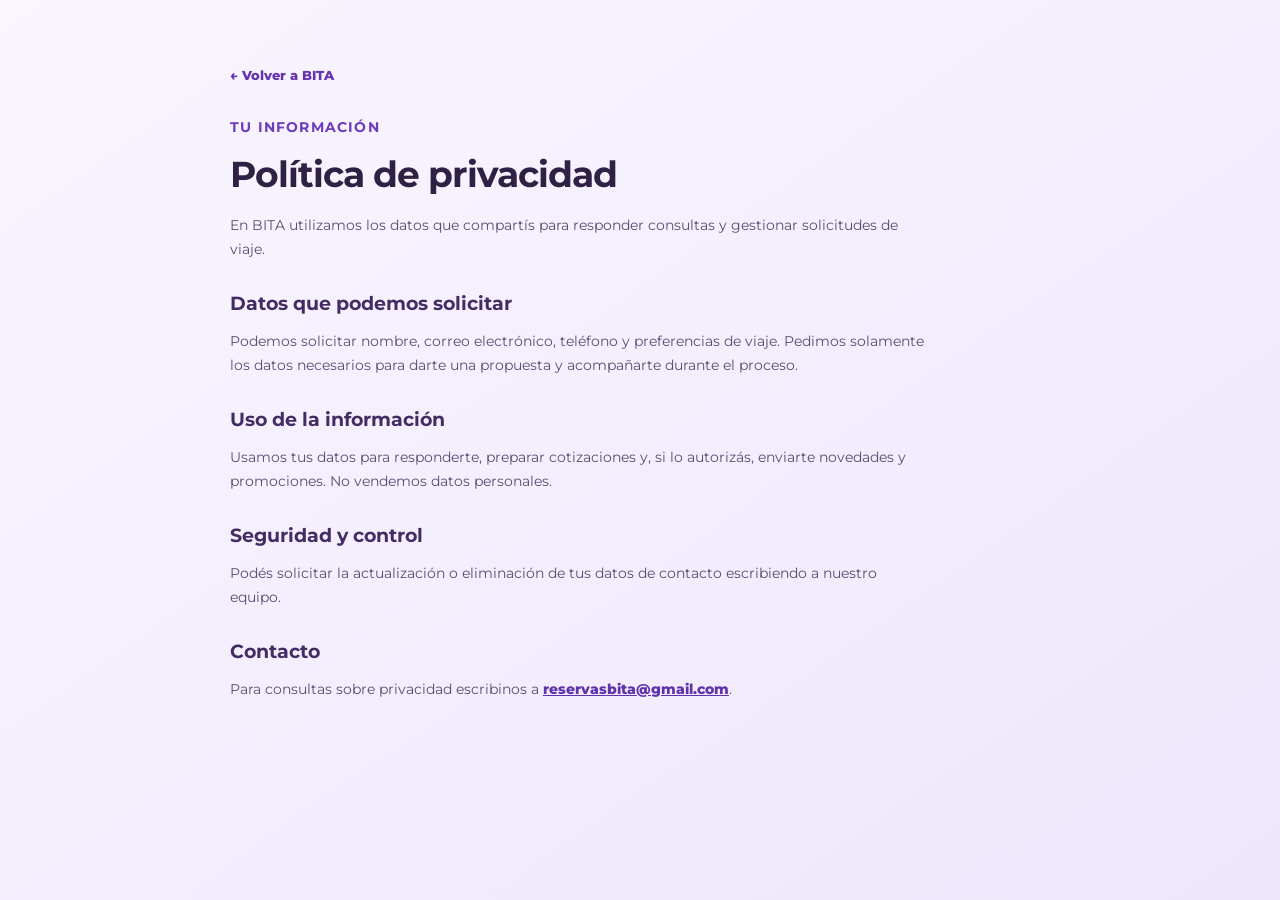
<file: privacidad.html>
<!DOCTYPE html>
<html lang="es">
<head>
  <meta charset="UTF-8">
  <meta name="viewport" content="width=device-width, initial-scale=1.0">
  <meta name="description" content="Política de privacidad de BITA Turismo.">
  <title>Política de privacidad | BITA Turismo</title>
  <link rel="preconnect" href="https://fonts.googleapis.com">
  <link rel="preconnect" href="https://fonts.gstatic.com" crossorigin>
  <link href="https://fonts.googleapis.com/css2?family=Montserrat:wght@400;500;600;700;800&display=swap" rel="stylesheet">
  <link rel="stylesheet" href="css/estilos.css">
</head>
<body class="pagina-legal">
  <main class="contenedor contenido-legal">
    <a class="volver-inicio" href="index.html">← Volver a BITA</a>
    <p class="etiqueta">Tu información</p>
    <h1>Política de privacidad</h1>
    <p>En BITA utilizamos los datos que compartís para responder consultas y gestionar solicitudes de viaje.</p>
    <h2>Datos que podemos solicitar</h2>
    <p>Podemos solicitar nombre, correo electrónico, teléfono y preferencias de viaje. Pedimos solamente los datos necesarios para darte una propuesta y acompañarte durante el proceso.</p>
    <h2>Uso de la información</h2>
    <p>Usamos tus datos para responderte, preparar cotizaciones y, si lo autorizás, enviarte novedades y promociones. No vendemos datos personales.</p>
    <h2>Seguridad y control</h2>
    <p>Podés solicitar la actualización o eliminación de tus datos de contacto escribiendo a nuestro equipo.</p>
    <h2>Contacto</h2>
    <p>Para consultas sobre privacidad escribinos a <a href="mailto:reservasbita@gmail.com">reservasbita@gmail.com</a>.</p>
  </main>
</body>
</html>
</file>
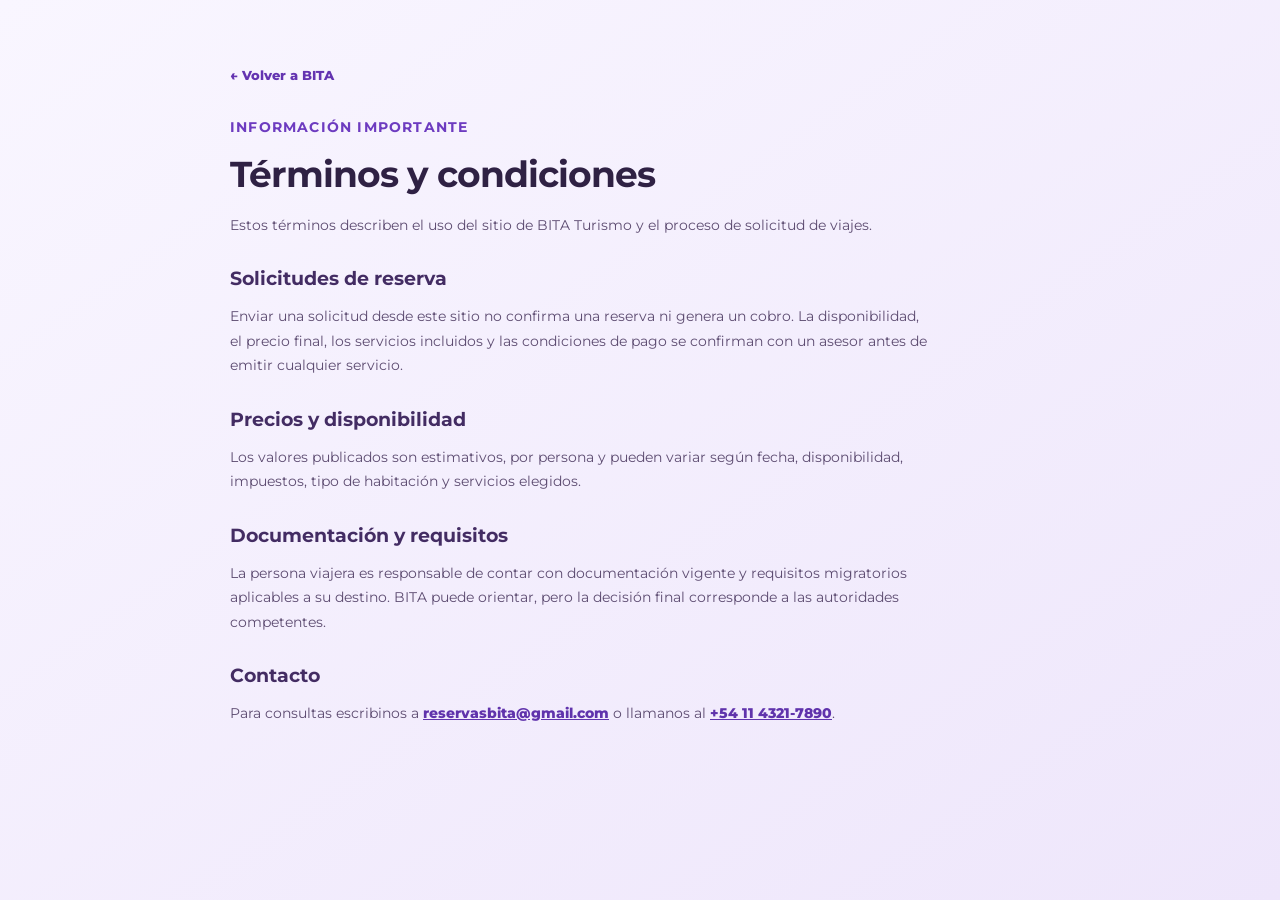
<file: terminos.html>
<!DOCTYPE html>
<html lang="es">
<head>
  <meta charset="UTF-8">
  <meta name="viewport" content="width=device-width, initial-scale=1.0">
  <meta name="description" content="Términos y condiciones de BITA Turismo.">
  <title>Términos y condiciones | BITA Turismo</title>
  <link rel="preconnect" href="https://fonts.googleapis.com">
  <link rel="preconnect" href="https://fonts.gstatic.com" crossorigin>
  <link href="https://fonts.googleapis.com/css2?family=Montserrat:wght@400;500;600;700;800&display=swap" rel="stylesheet">
  <link rel="stylesheet" href="css/estilos.css">
</head>
<body class="pagina-legal">
  <main class="contenedor contenido-legal">
    <a class="volver-inicio" href="index.html">← Volver a BITA</a>
    <p class="etiqueta">Información importante</p>
    <h1>Términos y condiciones</h1>
    <p>Estos términos describen el uso del sitio de BITA Turismo y el proceso de solicitud de viajes.</p>
    <h2>Solicitudes de reserva</h2>
    <p>Enviar una solicitud desde este sitio no confirma una reserva ni genera un cobro. La disponibilidad, el precio final, los servicios incluidos y las condiciones de pago se confirman con un asesor antes de emitir cualquier servicio.</p>
    <h2>Precios y disponibilidad</h2>
    <p>Los valores publicados son estimativos, por persona y pueden variar según fecha, disponibilidad, impuestos, tipo de habitación y servicios elegidos.</p>
    <h2>Documentación y requisitos</h2>
    <p>La persona viajera es responsable de contar con documentación vigente y requisitos migratorios aplicables a su destino. BITA puede orientar, pero la decisión final corresponde a las autoridades competentes.</p>
    <h2>Contacto</h2>
    <p>Para consultas escribinos a <a href="mailto:reservasbita@gmail.com">reservasbita@gmail.com</a> o llamanos al <a href="tel:+541143217890">+54 11 4321-7890</a>.</p>
  </main>
</body>
</html>
</file>
<file: css/estilos.css>
:root { --violeta:#6343a6; --morado:#7d3fe9; --oscuro:#251a35; --blanco:#fff; --fondo:#f7f5fb; }
* { box-sizing:border-box; }
html { scroll-behavior:auto; }
body { margin:0; color:var(--oscuro); background:var(--fondo); font-family:"Montserrat",Arial,sans-serif; }
a { color:inherit; text-decoration:none; }
.contenedor { width:90%; max-width:1120px; margin:0 auto; }
.seccion{overflow:hidden}.boton{letter-spacing:.1px;box-shadow:0 5px 13px #3216571c}.boton-principal{box-shadow:0 8px 18px #2d146647}.boton:focus-visible,button:focus-visible,a:focus-visible,input:focus-visible,select:focus-visible{outline:3px solid #e1caff;outline-offset:3px}.encabezado-contenido{padding:0 2px}.marca-texto{text-shadow:3px 3px 0 #42296f}.hero-texto{color:#f1e9ff}.hero .boton{padding:16px 32px}.titulo-seccion{margin-bottom:36px}.titulo-seccion h2{font-weight:800}.tarjetas-destinos{gap:28px}.tarjeta-destino{border-width:4px}.tarjeta-destino .info-destino{min-height:187px;display:flex;flex-direction:column}.tarjeta-destino .acciones-tarjeta{margin-top:auto}.chip{box-shadow:0 3px 8px #2d174540}.paquete-info{min-height:262px;display:flex;flex-direction:column}.paquete-pie{margin-top:auto}.boton-agregar{box-shadow:0 5px 12px #32165732}.beneficios{position:relative;overflow:hidden}.beneficios:before{position:absolute;right:-18px;top:-19px;content:'✦';font-size:72px;color:#d9c0ff}.beneficios h3,.beneficios p,.beneficios ul,.beneficios button{position:relative}.ficha-cabecera strong{padding:6px 10px;border-radius:16px;background:#ffffff1c}.detalle-ficha ul li::marker{color:#dfcaff}.nosotros{border-top:1px solid #eee7f8;border-bottom:1px solid #eee7f8}.numeros p{padding-left:12px;border-left:2px solid #b486ff}.resenas{position:relative}.lista-resenas article{border:1px solid #e9def9}.lista-resenas article:first-letter{font-size:20px}.preguntas{border:1px solid #e5dbf0;border-radius:12px;overflow:hidden;background:#fff;box-shadow:0 8px 22px #3216570d}.pregunta{padding:19px 21px}.pregunta+p{padding:0 21px 18px}.comparador,.mapa{border:1px solid #e7ddf5}.mapa{background:linear-gradient(145deg,#fff,#f0e6ff)}.mapa:before{display:block;margin-bottom:10px;content:'⌁  ✦  ◌  ◍';color:#8f56e1;letter-spacing:12px}.pie-superior{padding:33px 0}.pie-inferior{border-top:1px solid #ffffff24}.modal-contenido,.buscador-contenido,.auth-contenido{border:1px solid #ffffff}.carrito-encabezado h2{letter-spacing:-.5px}.cantidad button{font-weight:800}.aviso{border:1px solid #b889ff;background:#281844ef}.nav-movil{backdrop-filter:blur(8px)}
.encabezado { background:linear-gradient(100deg,#4d337f,#6e42ad); color:var(--blanco); border-bottom:5px solid #a25cff; box-shadow:0 3px 14px #29144842; }
.encabezado-contenido { min-height:122px; display:flex; align-items:center; justify-content:space-between; }
.marca { width:100%; display:flex; align-items:center; justify-content:space-between; }
.icono-cabecera { width:106px; min-height:77px; padding:7px 6px; border:1px solid #ffffff34; border-radius:13px; color:#fff; background:#251d35; font-family:inherit; cursor:pointer; box-shadow:inset 0 0 0 1px #00000026,0 5px 12px #1d102e45; }
.icono-cabecera > span { display:block; font-size:47px; line-height:47px; }.icono-cabecera small { display:block; margin-top:5px; color:#e5d6ff; font-size:10px; font-weight:800; letter-spacing:.3px; }.avion > span { transform:rotate(-16deg); }.valija > span { color:#b78bff; }
.marca-texto { display:flex; align-items:center; gap:20px; font-family:"Press Start 2P",monospace; font-size:46px; letter-spacing:2px; }
.marca-texto i { width:34px; height:4px; display:block; background:#191426; }
.menu-principal { display:none; }
.boton-menu { display:none; border:0; background:transparent; color:#fff; font-size:25px; cursor:pointer; }
.acciones-cuenta { position:absolute; right:5%; display:flex; gap:9px; align-items:center; }
.boton-cuenta, .boton-carrito { border:1px solid #ffffff87; border-radius:20px; padding:8px 12px; background:#ffffff18; color:#fff; font-family:inherit; font-size:12px; font-weight:700; cursor:pointer; }
.boton-carrito { font-size:16px; }
.boton-carrito span { display:inline-block; min-width:18px; margin-left:3px; padding:1px 4px; border-radius:10px; background:#fff; color:#573591; font-size:11px; }
.hero { padding:75px 0 70px; color:white; text-align:center; background:linear-gradient(110deg,#5b3a9c,#8240e9); }
.hero-contenido { max-width:740px; }
.etiqueta, .titulo-seccion p { margin:0 0 12px; font-weight:700; font-size:14px; letter-spacing:1.2px; text-transform:uppercase; }
.hero h1 { max-width:650px; margin:0 auto 17px; font-size:48px; line-height:1.13; }
.hero h1 span { color:#dec9ff; }
.hero-texto { max-width:620px; margin:0 auto 28px; line-height:1.7; }
.boton { display:inline-block; padding:14px 28px; border-radius:30px; font-weight:700; }
.boton-principal { background:#fff; color:#6836be; }
.seccion { padding:70px 0; }
.titulo-seccion { margin-bottom:30px; text-align:center; }
.titulo-seccion p { color:var(--morado); }
.titulo-seccion h2 { margin:0; font-size:32px; }
.barra-herramientas { display:flex; justify-content:center; align-items:center; flex-wrap:wrap; gap:10px; margin:-5px 0 30px; }
.filtro, .boton-favoritos { border:1px solid #d8caef; border-radius:22px; padding:9px 16px; background:#fff; color:#5d35a4; font-family:inherit; font-weight:700; cursor:pointer; }
.filtro.activo { background:#6f3ec7; color:#fff; border-color:#6f3ec7; }
.boton-favoritos { margin-left:8px; background:#f1e9ff; }
.boton-favoritos span { display:inline-block; min-width:19px; padding:1px 5px; border-radius:12px; background:#6f3ec7; color:#fff; }
.tarjetas-destinos { display:flex; flex-wrap:wrap; gap:24px; justify-content:center; }
.tarjeta-destino { width:calc(33.333% - 16px); overflow:hidden; border:5px solid var(--morado); border-radius:10px; background:var(--morado); color:#fff; box-shadow:0 8px 18px #27154a26; }
.imagen-destino { height:195px; padding:12px; display:flex; justify-content:flex-end; align-items:flex-start; background-size:cover; background-position:center; }
.polonia .imagen-destino, .ficha-polonia .foto-ficha { background-image:linear-gradient(#ffffff18,#00000012),url('https://images.unsplash.com/photo-1580655653885-65763b2597d0?auto=format&fit=crop&w=900&q=85'); }
.bolivia .imagen-destino, .ficha-bolivia .foto-ficha { background-image:linear-gradient(#ffffff12,#0000002b),url('https://images.unsplash.com/photo-1641755222059-8086a4f8c850?auto=format&fit=crop&w=1200&q=85'); }
.suiza .imagen-destino { background-image:linear-gradient(#00000012,#00000035),url('https://images.unsplash.com/photo-1530789253388-582c481c54b0?auto=format&fit=crop&w=900&q=85'); }
.japon .imagen-destino { background-image:url('https://images.unsplash.com/photo-1493976040374-85c8e12f0c0e?auto=format&fit=crop&w=900&q=85'); }.brasil .imagen-destino { background-image:url('https://images.unsplash.com/photo-1483729558449-99ef09a8c325?auto=format&fit=crop&w=900&q=85'); }.italia .imagen-destino { background-image:url('https://images.unsplash.com/photo-1520175480921-4edfa2983e0f?auto=format&fit=crop&w=900&q=85'); }.mexico .imagen-destino { background-image:url('https://images.unsplash.com/photo-1512813195386-6cf811ad3542?auto=format&fit=crop&w=900&q=85'); }.egipto .imagen-destino { background-image:url('https://images.unsplash.com/photo-1539650116574-75c0c6d73f6e?auto=format&fit=crop&w=900&q=85'); }.australia .imagen-destino { background-image:url('https://images.unsplash.com/photo-1523482580672-f109ba8cb9be?auto=format&fit=crop&w=900&q=85'); }
.tailandia .imagen-destino{background-image:url('https://images.unsplash.com/photo-1528181304800-259b08848526?auto=format&fit=crop&w=900&q=85')}.marruecos .imagen-destino{background-image:url('https://images.unsplash.com/photo-1548013146-72479768bada?auto=format&fit=crop&w=900&q=85')}.kenia .imagen-destino{background-image:url('https://images.unsplash.com/photo-1516426122078-c23e76319801?auto=format&fit=crop&w=900&q=85')}.nueva-zelanda .imagen-destino{background-image:url('https://images.unsplash.com/photo-1469521669194-babb45599def?auto=format&fit=crop&w=900&q=85')}
.chip { padding:5px 9px; border-radius:13px; background:#ffffffdf; color:#5d30a6; font-size:11px; font-weight:800; }
.info-destino { padding:17px 16px 18px; }
.info-destino h3 { margin:0 0 8px; font-size:20px; }
.info-destino p { min-height:38px; margin:0 0 16px; font-size:13px; line-height:1.45; }
.info-destino span { font-size:14px; font-weight:700; }
.acciones-tarjeta { display:flex; justify-content:space-between; align-items:center; margin-top:16px; }
.detalle { border:0; padding:0; color:#fff; background:transparent; font-family:inherit; font-weight:800; cursor:pointer; }
.corazon { width:31px; height:31px; border:1px solid #ffffffa8; border-radius:50%; color:#fff; background:#ffffff18; font-size:21px; line-height:20px; cursor:pointer; }
.corazon.seleccionado { color:#ffcee3; }
.tarjeta-destino.oculta { display:none; }
.viajes { background:var(--violeta); }
.titulo-claro p, .titulo-claro h2 { color:white; }
.ficha-viaje { display:flex; max-width:950px; min-height:280px; margin:0 auto 16px; background:#7b3fe5; color:#fff; }
.foto-ficha { width:34%; background-position:center; background-size:cover; }
.detalle-ficha { width:66%; padding:27px 32px; }
.ficha-cabecera { display:flex; justify-content:space-between; gap:15px; align-items:baseline; border-bottom:1px solid #ffffff75; }
.ficha-cabecera h3 { margin:0 0 11px; font-size:24px; }
.ficha-cabecera strong { white-space:nowrap; font-size:19px; }
.detalle-ficha p { margin:16px 0 12px; font-size:14px; line-height:1.55; }
.detalle-ficha ul { display:flex; flex-wrap:wrap; margin:0 0 20px; padding-left:18px; font-size:12px; gap:8px 25px; }
.boton-claro { padding:10px 20px; background:#fff; color:#6733bb; font-size:13px; }
.consultar { border:0; cursor:pointer; font-family:inherit; }
.paquetes { background:#fff; }
.paquetes-contenido { display:flex; align-items:stretch; gap:22px; }
.paquete { width:31%; min-width:0; overflow:hidden; border-radius:12px; background:#7540d4; color:#fff; box-shadow:0 8px 22px #27154a24; }
.paquete-foto { height:175px; padding:12px; display:flex; justify-content:flex-end; align-items:flex-start; background-size:cover; background-position:center; }
.paquete-poland .paquete-foto { background-image:linear-gradient(135deg,#3e1a80aa,#9655df55),url('https://images.unsplash.com/photo-1526129318478-62ed807ebdf9?auto=format&fit=crop&w=800&q=85'); }
.paquete-japon .paquete-foto { background-image:linear-gradient(#00000010,#00000040),url('https://images.unsplash.com/photo-1493976040374-85c8e12f0c0e?auto=format&fit=crop&w=800&q=85'); }
.paquete-info { padding:20px; }
.paquete-destino { margin:0 0 7px; color:#e3cfff; font-size:10px; font-weight:800; letter-spacing:1px; }
.paquete h3 { margin:0 0 8px; font-size:21px; }
.paquete-info > p:not(.paquete-destino) { min-height:38px; margin:0; font-size:12px; line-height:1.5; }
.paquete-pie { display:flex; align-items:end; gap:7px; margin:17px 0; }
.paquete-pie strong { font-size:20px; }
.paquete-pie span { padding-bottom:3px; font-size:10px; }
.boton-agregar { width:100%; padding:11px; border:0; border-radius:22px; color:#6033ac; background:#fff; font-family:inherit; font-size:12px; font-weight:800; cursor:pointer; }
.beneficios { width:31%; padding:25px; border:1px solid #e2d8f3; border-radius:12px; background:#f8f5ff; }
.beneficios h3 { margin:0 0 10px; font-size:20px; }
.beneficios p { margin:0; font-size:12px; line-height:1.55; }
.beneficios ul { margin:20px 0; padding:0; list-style:none; font-size:12px; font-weight:600; line-height:2; }
.enlace-asistencia { padding:0; border:0; color:#6738bd; background:transparent; font-family:inherit; font-size:12px; font-weight:800; text-decoration:underline; cursor:pointer; }
.nosotros { background:#fff; }
.nosotros-contenido { display:flex; align-items:center; justify-content:space-between; gap:55px; }
.nosotros h2 { max-width:560px; margin:0; font-size:28px; line-height:1.3; }
.numeros { display:flex; gap:25px; }
.numeros p { width:105px; margin:0; font-size:11px; line-height:1.5; }
.numeros b { display:block; color:var(--morado); font-size:23px; }
footer { background:#5c3ba1; color:#fff; }
.pie-superior { display:flex; justify-content:space-between; padding:28px 0; }
.pie-superior a { font-size:20px; font-weight:700; }
.pie-superior span { margin-left:7px; font-size:15px; }
.pie-inferior { background:#301c57; font-size:11px; }
.pie-inferior .contenedor { min-height:52px; display:flex; justify-content:space-between; align-items:center; }
.pie-inferior p { margin:0; }
.pie-inferior a { margin-left:20px; }
.buscador-panel, .modal { position:fixed; inset:0; z-index:10; display:none; align-items:center; justify-content:center; padding:24px; background:#211333cc; }
.buscador-panel.abierto, .modal.abierto { display:flex; }
.buscador-contenido, .modal-contenido { position:relative; width:100%; max-width:520px; padding:42px; border-radius:16px; background:#fff; box-shadow:0 20px 50px #120c1f66; }
.buscador-contenido h2, .modal-contenido h2 { margin:0 0 25px; font-size:29px; }
.buscador-contenido .etiqueta, .modal-contenido .etiqueta { color:#7740d6; }
.cerrar-panel { position:absolute; top:12px; right:16px; border:0; background:transparent; color:#563182; font-size:31px; cursor:pointer; }
#form-busqueda { display:flex; flex-direction:column; gap:9px; }
#form-busqueda label { margin-top:4px; font-size:13px; font-weight:800; }
#form-busqueda input, #form-busqueda select { width:100%; padding:13px; border:1px solid #cfc2e3; border-radius:7px; color:#322348; font:inherit; }
#form-busqueda .boton { margin-top:12px; border:0; background:#6d38ce; color:#fff; cursor:pointer; font:inherit; }
.resultado { margin:19px 0 0; color:#6534bd; font-size:13px; font-weight:600; line-height:1.5; }
.modal-contenido p:not(.etiqueta) { margin:0 0 25px; line-height:1.65; }
.boton-modal { border:0; background:#6d38ce; color:#fff; cursor:pointer; font:inherit; }
.aviso { position:fixed; right:20px; bottom:20px; z-index:20; max-width:330px; padding:15px 18px; border-radius:8px; background:#281844; color:#fff; box-shadow:0 8px 20px #0004; display:none; font-size:13px; line-height:1.45; }
.aviso.visible { display:block; }
.carrito { position:fixed; z-index:30; top:0; right:0; display:none; width:430px; max-width:100%; min-height:100vh; padding:28px; background:#fff; box-shadow:-10px 0 30px #160b2680; }
.carrito.abierto { display:flex; flex-direction:column; }
.carrito-encabezado { position:relative; padding-bottom:18px; border-bottom:1px solid #e8e0f2; }
.carrito-encabezado .etiqueta { color:#7341ca; }
.carrito h2 { margin:0; font-size:26px; }
.items-carrito { flex:1; overflow:auto; padding:15px 0; }
.item-carrito { display:flex; justify-content:space-between; gap:10px; padding:16px 0; border-bottom:1px solid #eee8f5; }
.item-carrito h3 { margin:0 0 6px; font-size:15px; }
.item-carrito p { margin:0 0 12px; color:#725b92; font-size:11px; }
.cantidad { display:flex; align-items:center; gap:11px; }
.cantidad button { width:25px; height:25px; border:1px solid #d6c9e6; border-radius:50%; color:#5f35a6; background:#fff; font-size:17px; cursor:pointer; }
.cantidad span { min-width:12px; text-align:center; font-size:13px; font-weight:800; }
.eliminar-item { width:27px; height:27px; border:0; border-radius:50%; color:#a11919; background:#ffe7e7; font-size:19px; cursor:pointer; }
.carrito-vacio { padding:70px 20px; color:#725b92; text-align:center; }
.carrito-vacio span { font-size:45px; }.carrito-vacio h3 { color:#322348; }.carrito-vacio p { font-size:12px; line-height:1.5; }
.carrito-resumen { border-top:1px solid #ded3ed; padding-top:18px; }
.carrito-resumen p, .carrito-resumen > div { display:flex; justify-content:space-between; margin:0 0 11px; font-size:13px; }.carrito-resumen > div { margin-top:16px; font-size:17px; }.carrito-resumen strong { color:#5e31ac; }
.boton-checkout { width:100%; margin-top:12px; border:0; color:#fff; background:#6f3bc9; font-family:inherit; cursor:pointer; }.vaciar-carrito { display:block; width:100%; margin-top:11px; border:0; color:#a03535; background:transparent; font-family:inherit; font-size:12px; cursor:pointer; }
.modal-auth { position:fixed; z-index:40; inset:0; display:none; align-items:center; justify-content:center; padding:20px; background:#211333cc; }.modal-auth.abierto { display:flex; }
.auth-contenido { position:relative; width:100%; max-width:460px; padding:30px; border-radius:15px; background:#fff; }.pestanas-auth { display:flex; margin:-30px -30px 26px; border-bottom:1px solid #e7ddf1; }.pestana { width:50%; padding:17px; border:0; color:#725b92; background:#fff; font-family:inherit; font-weight:800; cursor:pointer; }.pestana.activa { color:#6335b5; border-bottom:3px solid #6335b5; }
.form-auth { display:flex; flex-direction:column; gap:8px; }.form-auth h2 { margin:0; font-size:24px; }.form-auth p { margin:0 0 10px; color:#725b92; font-size:12px; line-height:1.5; }.form-auth label { margin-top:4px; font-size:12px; font-weight:800; }.form-auth input,.form-auth select { padding:12px; border:1px solid #d5c8e5; border-radius:7px; background:#fff; font:inherit; }.form-auth .boton { margin-top:12px; }.form-auth.oculto { display:none; }.checkbox { display:flex; align-items:center; gap:7px; color:#684f89; font-weight:500 !important; }.checkbox input { width:auto; }.link-form { margin:7px auto 0; border:0; color:#6535b4; background:transparent; font-family:inherit; font-size:12px; text-decoration:underline; cursor:pointer; }
.control-header{border:0;color:#fff;background:transparent;font-weight:800;cursor:pointer}.filtros-avanzados,.oferta-contenido,.lista-resenas{display:flex;gap:15px}.filtros-avanzados{justify-content:center;flex-wrap:wrap;margin:-8px 0 25px}.filtros-avanzados label{font-size:11px;font-weight:700}.filtros-avanzados select{display:block;margin-top:4px;padding:7px;border:1px solid #d9cdea;border-radius:5px;background:#fff;font:inherit;font-size:11px}.ofertas{padding:40px 0;color:#fff;background:#2e1b54}.oferta-contenido{align-items:center;justify-content:space-between}.oferta-contenido h2{margin:0;font-size:26px}.reloj{color:#e7d4ff;font-size:30px;font-weight:800;text-align:center}.reloj small{display:block;font-size:8px}.lista-resenas article{width:33%;padding:22px;border-radius:10px;background:#fff;color:#6d38c9;box-shadow:0 5px 14px #31204812}.lista-resenas p{color:#382651;font-size:13px;line-height:1.5}.lista-resenas strong{font-size:11px}.preguntas{max-width:760px;margin:auto}.pregunta{width:100%;display:flex;justify-content:space-between;padding:17px 0;border:0;border-bottom:1px solid #ded3eb;background:#fff;font:inherit;font-weight:800;text-align:left;cursor:pointer}.pregunta span{font-size:22px;color:#6f3bc9}.pregunta+p{display:none;margin:0;padding:0 0 17px;color:#695881;font-size:13px}.pregunta+p.visible{display:block}.panel-cuenta,.chat{position:fixed;z-index:35;display:none;background:#fff;box-shadow:0 8px 30px #21133475}.panel-cuenta{top:0;right:0;width:380px;max-width:100%;min-height:100vh;padding:34px}.panel-cuenta.abierto,.chat.abierto{display:block}.tabs-cuenta{display:flex;gap:8px;margin:20px 0}.tabs-cuenta button{padding:8px;border:1px solid #d9cdea;background:#fff;color:#6436b1;font:inherit;font-size:11px;cursor:pointer}.chat-boton{position:fixed;z-index:20;right:21px;bottom:78px;padding:13px;border:0;border-radius:24px;background:#6a38c6;color:#fff;font:inherit;font-weight:800;cursor:pointer}.chat{right:20px;bottom:20px;width:320px;max-width:calc(100% - 40px)}.chat-top{display:flex;justify-content:space-between;padding:14px;background:#5f35af;color:#fff;font-weight:800}.chat-top button,#form-chat button{border:0;background:transparent;color:#fff;cursor:pointer}.chat-mensajes{height:180px;padding:14px;overflow:auto;background:#f8f6fc}.chat-mensajes p{max-width:85%;padding:9px;border-radius:8px;background:#eee7fa;font-size:11px}.chat-mensajes .mensaje-propio{margin-left:auto;color:#fff;background:#7040ca}#form-chat{display:flex;padding:10px;gap:7px}#form-chat input{flex:1;min-width:0;padding:8px;border:1px solid #dacdea}#form-chat button{padding:8px;background:#6f3bc9}.modo-oscuro{background:#17121f;color:#eee9f8}.modo-oscuro .destacados,.modo-oscuro .nosotros,.modo-oscuro .paquetes,.modo-oscuro .faq,.modo-oscuro .pregunta{background:#20182b}.modo-oscuro .titulo-seccion h2{color:#fff}
@media (max-width:760px) { .encabezado-contenido { min-height:91px; position:relative; } .avion { font-size:42px; } .valija { width:66px; height:54px; font-size:37px; line-height:38px; } .marca-texto { gap:9px; font-size:26px; } .marca-texto i { width:13px; height:3px; } .acciones-cuenta { right:45px; }.boton-cuenta { display:none; }.boton-menu { display:block; position:absolute; right:0; top:32px; } .menu-principal { position:absolute; z-index:5; top:91px; right:0; width:170px; padding:10px; background:#41276f; } .menu-principal.abierto { display:flex; flex-direction:column; } .menu-principal a { padding:11px; color:#fff; font-size:13px; font-weight:700; } .hero { padding:54px 0; } .hero h1 { font-size:35px; } .seccion { padding:52px 0; } .tarjetas-destinos, .paquetes-contenido { flex-direction:column; align-items:center; } .tarjeta-destino, .paquete, .beneficios { width:100%; max-width:390px; } .imagen-destino { height:210px; } .ficha-viaje { flex-direction:column; } .foto-ficha, .detalle-ficha { width:100%; } .foto-ficha { height:205px; } .detalle-ficha { padding:23px; } .ficha-cabecera { display:block; } .ficha-cabecera strong { display:block; margin-bottom:10px; } .nosotros-contenido, .numeros { flex-direction:column; gap:25px; } .numeros { gap:14px; } .numeros p { width:auto; } .pie-superior { flex-direction:column; gap:16px; } .pie-inferior .contenedor { padding:14px 0; flex-direction:column; align-items:flex-start; gap:10px; } .pie-inferior a { margin:0 18px 0 0; } .buscador-contenido, .modal-contenido, .auth-contenido { padding:35px 24px 26px; } .pestanas-auth { margin:-35px -24px 24px; } }
.boton-cuenta{border:1px solid #ffffff8c;border-radius:22px;padding:10px 15px;background:#ffffff12;color:#fff;font-family:inherit;font-size:12px;font-weight:800;cursor:pointer}.usuario-icono{color:#d6bbff}.selector-moneda{display:flex;flex-direction:column;align-items:flex-start;padding:5px 9px;border:1px solid #ffffff57;border-radius:8px;color:#fff;background:#432b70;font-family:inherit;cursor:pointer}.selector-moneda span{font-size:8px;color:#d5c2f8}.selector-moneda b{font-size:12px}.valija{padding-top:12px}.valija .asa-valija{width:34px;height:13px;margin:0 auto -2px;border:5px solid #9c68ed;border-bottom:0;border-radius:7px 7px 0 0}.valija .cuerpo-valija{width:76px;height:45px;margin:auto;overflow:hidden;border-radius:5px;background:#111018;color:#a06aef;font-size:41px;line-height:46px}.valija small{margin-top:3px}.valija small b{padding:1px 4px;border-radius:9px;color:#251a35;background:#fff}
.explorar{background:#f7f2ff}.herramientas-viaje{display:flex;gap:22px;max-width:850px;margin:auto}.comparador,.mapa{width:50%;padding:25px;border-radius:14px;background:#fff;box-shadow:0 8px 22px #34204d16}.comparador h3,.mapa h3{margin-top:0}.comparador select{width:100%;margin:0 0 10px;padding:11px;border:1px solid #dbcdf0;border-radius:7px;background:#fff;font:inherit}.comparador .boton,.mapa .boton{margin-top:8px;border:0}.comparador p,.mapa p{min-height:35px;color:#705c8b;font-size:12px;line-height:1.5}.newsletter{padding:30px 0;background:#43246f}.newsletter .contenedor{display:flex;align-items:center;justify-content:space-between;gap:25px}.newsletter h2{margin:0;font-size:23px}.newsletter .etiqueta{margin-bottom:6px}.newsletter form{display:flex;gap:8px}.newsletter input{min-width:245px;padding:12px;border:0;border-radius:7px;font:inherit}.newsletter button{padding:12px 16px;border:0;border-radius:7px;color:#5a319b;background:#fff;font:inherit;font-weight:800;cursor:pointer}@media(max-width:760px){.herramientas-viaje,.newsletter .contenedor{flex-direction:column}.comparador,.mapa{width:100%}.newsletter form{width:100%;flex-direction:column}.newsletter input{min-width:0;width:100%}}
.nav-movil{display:none}@media(max-width:760px){body{padding-bottom:65px}.nav-movil{position:fixed;z-index:25;right:0;bottom:0;left:0;display:flex;justify-content:space-around;padding:8px 4px;background:#301c57;color:#fff;box-shadow:0 -4px 15px #190d2f45}.nav-movil a,.nav-movil button{display:flex;flex-direction:column;align-items:center;gap:2px;border:0;color:#fff;background:transparent;font:inherit;font-size:18px}.nav-movil span{font-size:9px}.acciones-cuenta{right:14px;bottom:142px}.chat-boton{right:14px;bottom:78px}}
.confirmacion{text-align:center}.check-confirmacion{width:64px;height:64px;margin:0 auto 18px;border-radius:50%;background:#e8d8ff;color:#6d35c5;font-size:38px;font-weight:800;line-height:64px}.confirmacion h2{margin:8px 0 12px}.confirmacion p:not(.etiqueta){color:#695783;font-size:13px;line-height:1.6}.comparador #resultado-comparador{padding:10px 12px;border-radius:7px;background:#f6f0ff;color:#543785}.form-auth input[type="date"]{color:#5c4280}.form-auth select:invalid{color:#826e9f}@media(max-width:760px){.checkout .auth-contenido{max-height:88vh;overflow:auto}.carrito{width:100%;padding:20px}.filtros-avanzados label{width:47%}.filtros-avanzados select{width:100%}}
.destacados .tarjetas-destinos{align-items:stretch}.destacados .tarjeta-destino{background:linear-gradient(145deg,#7942db,#6230bb)}.destacados .tarjeta-destino h3{font-size:19px}.destacados .imagen-destino{height:185px}.barra-herramientas{padding:11px;border:1px solid #e7ddf3;border-radius:15px;background:#fff;box-shadow:0 5px 14px #3d1d6410}
.acciones-cuenta{position:fixed;z-index:28;right:20px;bottom:78px;display:flex;flex-direction:column;align-items:stretch;gap:8px;padding:9px;border:1px solid #cbb3f1;background:#3a2362e8;border-radius:18px;box-shadow:0 10px 28px #24133e75}.acciones-cuenta .selector-moneda,.acciones-cuenta .boton-cuenta,.acciones-cuenta .control-header{min-width:112px;border:1px solid #ffffff38;border-radius:12px;background:#ffffff12;color:#fff;box-shadow:none}.acciones-cuenta .selector-moneda{flex-direction:row;justify-content:space-between;align-items:center;padding:9px 11px}.acciones-cuenta .selector-moneda span{font-size:11px}.acciones-cuenta .selector-moneda b{padding:3px 7px;border-radius:6px;background:#fff;color:#5b329f}.acciones-cuenta .control-header{height:36px;font-size:17px;cursor:pointer}.acciones-cuenta .boton-cuenta{padding:10px 11px;text-align:left}.chat-boton{right:20px;bottom:20px;width:130px;border:1px solid #cbb3f1;background:#5c35a7;box-shadow:0 10px 28px #24133e75}.chat-boton:before{content:'✦';margin-right:7px;color:#f0d8ff}.carrito{border-left:6px solid #8d50e7}.carrito-encabezado{padding:9px 4px 20px}.items-carrito{padding:18px 4px}.item-carrito{padding:17px 12px;border:1px solid #e7ddf2;border-radius:10px;background:#fbf9ff;box-shadow:0 3px 10px #311d500d}.item-carrito+.item-carrito{margin-top:12px}.carrito-resumen{padding:20px 6px 5px;background:linear-gradient(#fff,#f4edff)}.boton-checkout{background:linear-gradient(100deg,#6334b4,#8647df);box-shadow:0 5px 12px #5d32ad3d}.hero{background-image:linear-gradient(105deg,#321b5de8,#6132acdc 53%,#3d206cc9),url('https://images.unsplash.com/photo-1469474968028-56623f02e42e?auto=format&fit=crop&w=1800&q=88');background-position:center;background-size:cover}.destacados{background:linear-gradient(180deg,#fff,#f8f4ff)}.paquetes{background:#fbf9ff}.seccion{position:relative}.titulo-seccion h2{letter-spacing:-.6px}.ficha-viaje{border-radius:12px;overflow:hidden;box-shadow:0 12px 28px #20113d3d}.ofertas{background:linear-gradient(100deg,#28184d,#6632bb,#2c1a52)}
.hero-contenido{position:relative;padding:18px 0}.hero-contenido:before,.hero-contenido:after{position:absolute;content:'✦';color:#e6d4ff75;font-size:25px}.hero-contenido:before{top:4px;left:3%}.hero-contenido:after{right:5%;bottom:10px}.titulo-seccion p{display:inline-block;padding:6px 11px;border-radius:18px;background:#eee4ff;color:#6c39bf}.titulo-claro p{background:#ffffff1c;color:#f1e8ff}.tarjeta-destino{box-shadow:0 10px 24px #42226b24}.imagen-destino{position:relative}.imagen-destino:after{position:absolute;right:0;bottom:0;left:0;height:35%;content:'';background:linear-gradient(transparent,#170d2d4f)}.chip{position:relative;z-index:1}.filtro,.boton-favoritos{box-shadow:0 3px 8px #351b5b12}.filtro.activo{box-shadow:0 5px 12px #5521ac45}.paquete{border:1px solid #d9c8f4}.beneficios{box-shadow:0 8px 20px #311d5014}.pie-superior a{padding:8px 12px;border-radius:8px}.pie-superior a:hover{background:#ffffff12}.form-auth input:focus,#form-busqueda input:focus,#form-busqueda select:focus{outline:3px solid #c9a8ff70;border-color:#7540d0}

/* Acceso a la cuenta */
#modal-auth { z-index:50; overflow-y:auto; }
#modal-auth .auth-contenido { display:grid; grid-template-columns:minmax(230px,.8fr) minmax(410px,1.2fr); width:min(900px,100%); max-width:900px; max-height:calc(100vh - 40px); padding:0; overflow:hidden; border-radius:20px; box-shadow:0 25px 70px #120b217a; }
.auth-presentacion { display:flex; flex-direction:column; justify-content:center; padding:42px 34px; color:#fff; background:linear-gradient(145deg,#321957,#7140bf 57%,#a45df2); }
.auth-presentacion > span { width:54px; height:54px; display:grid; place-items:center; margin-bottom:28px; border:1px solid #ffffff63; border-radius:17px; background:#ffffff19; font-size:26px; transform:rotate(-12deg); }
.auth-presentacion p { margin:0 0 12px; color:#e8d7ff; font-size:10px; font-weight:800; letter-spacing:1.5px; }
.auth-presentacion strong { font-size:27px; line-height:1.15; }
.auth-presentacion small { margin-top:19px; color:#f4edff; font-size:12px; line-height:1.65; }
.auth-formulario { max-height:calc(100vh - 40px); padding:32px 38px 24px; overflow-y:auto; background:#fff; }
#modal-auth .pestanas-auth { margin:0 0 24px; border:0; gap:7px; }
#modal-auth .pestana { width:auto; flex:1; padding:10px 8px; border:1px solid #e2d5f2; border-radius:9px; background:#faf8fe; color:#725c92; font-size:12px; }
#modal-auth .pestana.activa { border-color:#7040c7; color:#fff; background:#6b39bd; }
#modal-auth .form-auth { gap:7px; }
#modal-auth .form-auth h2 { margin:0; color:#2b1c41; font-size:26px; letter-spacing:-.6px; }
#modal-auth .form-auth > p:not(.etiqueta):not(.mensaje-auth):not(.cambio-auth) { margin:0 0 10px; color:#705c8b; font-size:12px; line-height:1.55; }
#modal-auth .form-auth label { color:#37244f; font-size:12px; }
#modal-auth .form-auth input { min-height:45px; padding:11px 12px; border-color:#d8cae9; }
#modal-auth .form-auth input::placeholder { color:#a191b7; }
#modal-auth .form-auth input:focus { outline:3px solid #c9a8ff70; border-color:#7540d0; }
.campo-clave { position:relative; }
.campo-clave input { width:100%; padding-right:78px !important; }
.ver-clave { position:absolute; top:50%; right:8px; padding:6px 7px; border:0; color:#6435ae; background:transparent; font-family:inherit; font-size:11px; font-weight:800; cursor:pointer; transform:translateY(-50%); }
.opciones-auth { display:flex; align-items:center; justify-content:space-between; gap:10px; margin:4px 0 3px; }
#modal-auth .checkbox { margin:0; color:#6f5d86; font-size:11px; font-weight:500 !important; line-height:1.4; }
#modal-auth .checkbox input { min-height:0; margin:0; accent-color:#6d38ce; }
#modal-auth .checkbox-legal { margin-top:5px; }
#modal-auth .checkbox a { color:#6032aa; font-weight:800; text-decoration:underline; }
.opcional { color:#816d99; font-weight:500; }
.ayuda-campo { margin:-2px 0 3px; color:#806b99; font-size:10px; line-height:1.4; }
.mensaje-auth { min-height:0; margin:0 !important; color:#705b89; font-size:11px !important; line-height:1.45 !important; }
.mensaje-auth.error { padding:9px 10px; border-radius:7px; color:#9b2525; background:#fff0f0; }
.mensaje-auth.exito { padding:9px 10px; border-radius:7px; color:#266c48; background:#ebf9f0; }
#modal-auth .form-auth .boton { min-height:45px; margin-top:8px; border-radius:8px; background:linear-gradient(105deg,#6233b5,#8546df); font-size:13px; font-weight:800; }
.cambio-auth { margin:4px 0 0 !important; color:#735e8f; font-size:11px !important; text-align:center; }
#modal-auth .link-form { padding:0; color:#6334b1; font-size:11px; font-weight:800; }
.seguridad-auth { display:flex; align-items:center; justify-content:center; gap:6px; margin:19px 0 0; color:#806c98; font-size:10px; text-align:center; }
.seguridad-auth span { color:#7140c8; font-size:14px; }

@media (max-width:760px) {
  #modal-auth { align-items:flex-start; padding:16px; }
  #modal-auth .auth-contenido { display:block; max-height:none; margin:auto 0; border-radius:16px; }
  .auth-presentacion { display:none; }
  .auth-formulario { max-height:none; padding:30px 23px 21px; overflow:visible; }
  #modal-auth .form-auth h2 { font-size:24px; }
  .opciones-auth { align-items:flex-start; flex-direction:column; }
}

/* Solicitud de reserva */
.checkout { z-index:51; overflow-y:auto; }
.checkout .checkout-contenido { width:min(760px,100%); max-width:760px; max-height:calc(100vh - 40px); padding:34px 36px 28px; overflow-y:auto; border:1px solid #fff; border-radius:18px; box-shadow:0 25px 70px #120b217a; }
.checkout-cabecera { padding-right:35px; }
.checkout-cabecera .etiqueta { margin:0 0 7px; color:#7040c8; }
.checkout-cabecera h2 { margin:0; color:#2c1d43; font-size:27px; letter-spacing:-.6px; }
.checkout-cabecera > p:not(.etiqueta) { margin:9px 0 0; color:#705d89; font-size:12px; line-height:1.55; }
.pasos-checkout { display:flex; gap:12px; margin:22px 0; padding:0; list-style:none; color:#9684ab; font-size:10px; font-weight:800; }
.pasos-checkout li { display:flex; align-items:center; gap:6px; }
.pasos-checkout span { width:20px; height:20px; display:grid; place-items:center; border:1px solid #d9cce9; border-radius:50%; background:#fff; font-size:10px; }
.pasos-checkout .activo { color:#6133ae; }.pasos-checkout .activo span { border-color:#6d38ca; color:#fff; background:#6d38ca; }
.resumen-checkout { margin:0 0 23px; overflow:hidden; border:1px solid #e2d6f0; border-radius:11px; background:#fbf9fe; }
.resumen-checkout-titulo { display:flex; align-items:center; justify-content:space-between; padding:11px 14px; border-bottom:1px solid #ebe3f4; color:#4d356d; background:#f3edfb; font-size:12px; font-weight:800; }
.resumen-checkout-titulo b { color:#6d3abe; font-size:10px; }
.resumen-checkout-items { padding:2px 14px; }.resumen-checkout-items p { display:flex; justify-content:space-between; gap:16px; margin:10px 0; color:#4c3a63; font-size:11px; }.resumen-checkout-items p > span { display:flex; flex-direction:column; gap:3px; }.resumen-checkout-items small { color:#89799d; font-size:10px; }.resumen-checkout-items strong { white-space:nowrap; color:#443057; font-size:11px; }
.resumen-checkout-total { padding:10px 14px 12px; border-top:1px solid #ebe3f4; }.resumen-checkout-total p { display:flex; justify-content:space-between; margin:0 0 6px; color:#77658e; font-size:11px; }.resumen-checkout-total strong { color:#4a3860; }.resumen-checkout-total .total { margin:11px 0 0; padding-top:10px; border-top:1px dashed #dacbe9; color:#35234d; font-size:13px; font-weight:800; }.resumen-checkout-total .total strong { color:#6334b2; }
.aclaracion-checkout { display:block; padding:0 14px 13px; color:#806d96; font-size:9px; line-height:1.45; }
.checkout .form-auth { gap:10px; }.checkout fieldset { margin:0; padding:0; border:0; }.checkout legend { width:100%; margin:0 0 10px; padding-top:5px; color:#3a294f; font-size:13px; font-weight:800; }.checkout label { display:flex; flex-direction:column; gap:5px; color:#5b476f; font-size:11px; font-weight:700; }.checkout input,.checkout select,.checkout textarea { width:100%; padding:11px; border:1px solid #d7cae7; border-radius:7px; color:#332349; background:#fff; font:inherit; font-size:12px; }.checkout textarea { resize:vertical; }.checkout input:focus,.checkout select:focus,.checkout textarea:focus { outline:3px solid #c9a8ff70; border-color:#7540d0; }.campos-dobles { display:grid; grid-template-columns:1fr 1fr; gap:11px; margin-bottom:10px; }.checkout .checkbox { display:flex; flex-direction:row; align-items:flex-start; gap:8px; color:#705d87; font-size:10px; font-weight:500; line-height:1.45; }.checkout .checkbox input { width:auto; margin:1px 0 0; accent-color:#6d38ce; }.mensaje-checkout { min-height:0; margin:0; color:#a02020; font-size:11px; line-height:1.4; }.checkout .boton-modal { min-height:45px; margin-top:3px; border-radius:8px; background:linear-gradient(105deg,#6233b5,#8546df); font-size:13px; font-weight:800; }.checkout-ayuda { margin:2px 0 0; color:#7c6b91; font-size:10px; line-height:1.5; text-align:center; }.checkout-ayuda a { color:#6133ae; font-weight:800; text-decoration:underline; }
.lista-reservas { display:grid; gap:10px; }.reserva-cuenta { padding:12px; border:1px solid #e3d8f0; border-radius:9px; background:#fbf9fe; }.reserva-cuenta span { display:inline-block; margin-bottom:8px; padding:4px 7px; border-radius:10px; color:#6534b1; background:#ede3ff; font-size:9px; font-weight:800; }.reserva-cuenta h3 { margin:0 0 6px; color:#38264e; font-size:13px; }.reserva-cuenta p { margin:0 0 9px; color:#78678d; font-size:10px; line-height:1.45; }.reserva-cuenta strong { color:#6334b1; font-size:12px; }
@media (max-width:760px) { .checkout { align-items:flex-start; padding:16px; }.checkout .checkout-contenido { max-height:none; margin:auto 0; padding:29px 21px 23px; }.checkout-cabecera h2 { font-size:24px; }.pasos-checkout { justify-content:space-between; gap:5px; font-size:9px; }.pasos-checkout li { gap:4px; }.campos-dobles { grid-template-columns:1fr; gap:10px; } }

/* Tarjetas de destinos y detalles visuales */
.hero-contenido:before,.hero-contenido:after,.beneficios:before,.mapa:before,.chat-boton:before { display:none; content:none; }
.meta-destino { display:block; margin:9px 0 8px; color:#eadfff; font-size:10px; font-weight:700; letter-spacing:.2px; }
.carrito-cantidad { margin:7px 0 0; color:#725b92; font-size:11px; line-height:1.4; }
.boton-checkout:disabled,.vaciar-carrito:disabled { cursor:not-allowed; opacity:.45; }.cargando { cursor:wait !important; opacity:.8; }
.campo-invalido { border-color:#c44040 !important; box-shadow:0 0 0 3px #d84a4a1f; }.mensaje-auth.error,.mensaje-checkout:not(:empty) { min-height:17px; padding:7px 9px; border-radius:6px; color:#962f2f; background:#fff0f0; }
.acciones-tarjeta { display:grid; grid-template-columns:1fr auto auto; gap:8px; align-items:center; }
.comprar-destino { min-height:34px; padding:8px 10px; border:0; border-radius:8px; color:#6232b3; background:#fff; font-family:inherit; font-size:11px; font-weight:800; cursor:pointer; transition:transform .15s ease,background .15s ease; }
.comprar-destino:hover { background:#f0e6ff; transform:translateY(-1px); }
.detalle { min-height:34px; padding:7px 8px; border:1px solid #ffffff78; border-radius:8px; font-size:11px; }
.corazon { width:34px; height:34px; }
.tarjeta-destino { transition:transform .18s ease,box-shadow .18s ease; }.tarjeta-destino:hover { transform:translateY(-4px); box-shadow:0 16px 28px #42226b36; }
@media (max-width:760px) { .tarjeta-destino:hover { transform:none; }.acciones-tarjeta { grid-template-columns:1fr auto auto; }.chat-boton { right:20px; width:118px; } }

/* Confianza, contacto y cuenta */
.confianza-bita { background:linear-gradient(145deg,#fbf9ff,#f2eaff); }.pilares-confianza { display:grid; grid-template-columns:repeat(3,1fr); gap:18px; }.pilares-confianza article { padding:25px 22px; border:1px solid #e4d8f2; border-radius:13px; background:#fff; box-shadow:0 8px 20px #3b1c6410; }.pilares-confianza span { display:grid; width:38px; height:38px; place-items:center; margin-bottom:14px; border-radius:11px; color:#6435ad; background:#eee4ff; font-size:20px; }.pilares-confianza h3 { margin:0 0 9px; color:#38234f; font-size:15px; }.pilares-confianza p { margin:0; color:#705c88; font-size:12px; line-height:1.55; }
.contacto-bita { display:flex; align-items:center; justify-content:space-between; gap:35px; padding:38px 0 30px; color:#fff; }.contacto-bita .etiqueta { margin-bottom:7px; color:#dbc7ff; }.contacto-bita h2 { margin:0 0 10px; font-size:25px; }.contacto-bita > div:first-child > p:not(.etiqueta) { max-width:510px; margin:0; color:#eee7fb; font-size:12px; line-height:1.55; }.contacto-datos { display:grid; gap:10px; min-width:290px; }.contacto-datos a,.contacto-datos p { margin:0; color:#fff; font-size:12px; font-weight:700; }.contacto-datos p { color:#e5d9f8; font-weight:500; }
.pregunta { padding:18px 20px !important; gap:18px; }.pregunta span { flex:0 0 22px; text-align:center; }.pregunta+p { padding:0 20px 18px !important; }.cerrar-panel { z-index:3; display:grid; width:34px; height:34px; place-items:center; padding:0; border:1px solid #e0d3ef; border-radius:50%; background:#fff; font-size:24px; line-height:1; transition:background .15s ease,transform .15s ease; }.cerrar-panel:hover { background:#f1e8ff; transform:rotate(90deg); }
.hero .boton-principal { display:inline-flex; align-items:center; justify-content:center; gap:9px; min-width:190px; border:1px solid #fff; border-radius:30px; color:#6135a8; background:linear-gradient(135deg,#fff,#f1e7ff); box-shadow:0 9px 22px #12082d4d, inset 0 1px #fff; font-weight:800; transition:transform .18s ease,box-shadow .18s ease; }.hero .boton-principal:before { content:'⌕'; font-size:20px; line-height:1; }.hero .boton-principal:hover { transform:translateY(-2px); box-shadow:0 13px 28px #12082d66, inset 0 1px #fff; }
.guardados-cuenta { display:grid; gap:10px; }.guardados-cuenta article { display:flex; justify-content:space-between; gap:11px; padding:12px; border:1px solid #e1d5ef; border-radius:10px; background:#fbf9fe; }.guardados-cuenta h3 { margin:0 0 5px; color:#3d2856; font-size:13px; }.guardados-cuenta p { margin:0 0 7px; color:#78668e; font-size:10px; }.guardados-cuenta strong { color:#6334b1; font-size:11px; }.guardados-cuenta article > div:last-child { display:flex; flex-direction:column; gap:6px; }.guardados-cuenta button { padding:6px 8px; border:1px solid #d8c7eb; border-radius:6px; color:#6234aa; background:#fff; font-family:inherit; font-size:10px; font-weight:800; cursor:pointer; }.guardados-cuenta button:last-child { color:#9a3b3b; }
.form-perfil { display:flex; flex-direction:column; gap:10px; }.form-perfil label { display:flex; flex-direction:column; gap:5px; color:#5b476e; font-size:11px; font-weight:800; }.form-perfil input { padding:11px; border:1px solid #d7cae7; border-radius:7px; font:inherit; font-size:12px; }.form-perfil p { margin:2px 0; color:#725d8b; font-size:11px; }.form-perfil .boton { margin-top:3px; border:0; cursor:pointer; }.form-perfil .link-form { margin:0 auto; }
.resumen-confirmacion { margin:18px 0; padding:10px 13px; border:1px solid #e2d5f0; border-radius:10px; background:#fbf9fe; text-align:left; }.resumen-confirmacion p { display:flex; justify-content:space-between; gap:15px; margin:8px 0 !important; color:#705c87 !important; font-size:11px !important; }.resumen-confirmacion strong { color:#55318d; text-align:right; }.resumen-confirmacion p:last-child { padding-top:9px; border-top:1px solid #e7ddf1; color:#42275f !important; font-weight:800; }
@media (max-width:760px) { .pilares-confianza { grid-template-columns:1fr; }.contacto-bita { align-items:flex-start; flex-direction:column; gap:22px; padding:34px 0 28px; }.contacto-bita h2 { font-size:23px; }.contacto-datos { min-width:0; }.pregunta { padding:17px 16px !important; }.pregunta+p { padding:0 16px 17px !important; }.guardados-cuenta article { align-items:flex-start; flex-direction:column; }.guardados-cuenta article > div:last-child { flex-direction:row; }.cerrar-panel { top:14px; right:14px; } }

/* Pulidos finales: carrito, acceso y redes */
.vaciar-carrito { display:flex; align-items:center; justify-content:center; gap:7px; min-height:39px; margin-top:12px; border:1px solid #efc8cf; border-radius:8px; color:#a33b4b; background:#fff8f9; font-weight:800; transition:background .15s ease,border-color .15s ease,transform .15s ease; }.vaciar-carrito:before { content:'×'; display:grid; width:17px; height:17px; place-items:center; border-radius:50%; color:#fff; background:#bd4c5c; font-size:14px; line-height:1; }.vaciar-carrito:hover { border-color:#c44e60; background:#fff0f2; transform:translateY(-1px); }.vaciar-carrito:disabled { border-color:#efdde0; background:#fbf8f8; }
#modal-auth .cerrar-panel { top:18px; right:18px; }.auth-formulario { padding-top:58px; }.auth-formulario .pestana { white-space:nowrap; }
.redes-sociales { display:flex; align-items:center; justify-content:space-between; gap:20px; padding:22px 0; border-top:1px solid #ffffff25; }.redes-sociales p { margin:0; color:#e8ddf9; font-size:12px; font-weight:700; }.redes-sociales > div { display:flex; gap:10px; }.redes-sociales a { display:grid; width:34px; height:34px; place-items:center; border:1px solid #ffffff75; border-radius:50%; color:#6035a7; background:#fff; font-size:16px; font-weight:800; line-height:1; transition:transform .15s ease,background .15s ease,color .15s ease; }.redes-sociales a:hover { color:#fff; background:#8350d7; transform:translateY(-2px); }.redes-sociales a:last-child { font-size:11px; }
@media (max-width:760px) { #modal-auth .cerrar-panel { top:16px; right:16px; }.auth-formulario { padding-top:55px; }.auth-formulario .pestana { font-size:11px; }.redes-sociales { align-items:flex-start; flex-direction:column; }.redes-sociales > div { gap:8px; }.redes-sociales a { width:32px; height:32px; } }

/* Acciones y detalles de lectura */
.enlace-viajes { display:flex; width:max-content; align-items:center; justify-content:center; gap:11px; min-height:45px; margin:30px auto 0; padding:0 20px; border:1px solid #d5c1f2; border-radius:24px; color:#6334b1; background:#fff; box-shadow:0 7px 16px #3c1b680f; font-family:inherit; font-size:13px; font-weight:800; text-decoration:none; cursor:pointer; transition:transform .15s ease,background .15s ease,box-shadow .15s ease; }.enlace-viajes span { font-size:20px; line-height:1; transition:transform .15s ease; }.enlace-viajes:hover { background:#f3ecff; box-shadow:0 10px 20px #3c1b681f; transform:translateY(-2px); }.enlace-viajes:hover span { transform:translateX(3px); }
.pregunta+p.visible { padding-top:14px !important; line-height:1.55; }
#modal-auth .pestanas-auth { margin-right:0; }
.redes-sociales > div { flex-wrap:wrap; }.redes-sociales a { width:36px; min-width:36px; padding:0; text-decoration:none; }.redes-sociales a svg { width:18px; height:18px; fill:currentColor; stroke:currentColor; stroke-width:1.7; }.redes-sociales a:first-child svg { fill:none; }.redes-sociales a span { display:none; }.contacto-datos a span,.pie-superior a span { margin:0 5px 0 0; color:#dbc8f8; font-size:10px; font-weight:800; text-transform:uppercase; }
@media (max-width:480px) { #modal-auth .cerrar-panel { top:16px; right:16px; }.auth-formulario { padding-top:55px; }.redes-sociales a { width:32px; min-width:32px; } }

/* Páginas legales */
.pagina-legal { min-height:100vh; background:linear-gradient(145deg,#f9f6ff,#eee6fb); }
.contenido-legal { max-width:820px; padding:65px 0 80px; }
.volver-inicio { display:inline-block; margin-bottom:32px; color:#6434b1; font-size:13px; font-weight:800; }
.contenido-legal .etiqueta { color:#6d3bc0; }
.contenido-legal h1 { margin:7px 0 17px; color:#2f2144; font-size:36px; letter-spacing:-1px; }
.contenido-legal h2 { margin:30px 0 9px; color:#432c63; font-size:19px; }
.contenido-legal p { max-width:700px; color:#5d4c71; font-size:14px; line-height:1.75; }
.contenido-legal p a { color:#6033ac; font-weight:800; text-decoration:underline; }
@media (max-width:760px) { .contenido-legal { width:86%; padding:42px 0 60px; }.contenido-legal h1 { font-size:30px; } }

/* Buscador de viajes */
.buscador-panel { z-index:52; overflow-y:auto; }
.buscador-panel .buscador-mejorado { width:min(720px,100%); max-width:720px; max-height:calc(100vh - 36px); padding:34px 38px; overflow-y:auto; border-radius:19px; }
.buscador-mejorado h2 { margin:0 0 8px; color:#2d1e43; font-size:28px; letter-spacing:-.7px; }
.intro-buscador { margin:0 0 21px; color:#725f8b; font-size:12px; line-height:1.55; }
.campo-busqueda { position:relative; }.campo-busqueda > span { position:absolute; top:50%; left:13px; color:#6d3cbe; font-size:20px; transform:translateY(-50%); }.buscador-mejorado #destino { padding-left:42px; padding-right:40px; }.limpiar-busqueda { position:absolute; top:50%; right:9px; width:28px; height:28px; border:0; border-radius:50%; color:#765b94; background:#f1ebfa; font-size:19px; line-height:1; cursor:pointer; transform:translateY(-50%); }
.filtros-buscador { display:grid; grid-template-columns:1fr 1fr 1fr; gap:10px; margin-top:14px; }.filtros-buscador label { display:flex; flex-direction:column; gap:5px; color:#4d3965; font-size:11px !important; }.filtros-buscador select { padding:10px !important; font-size:11px !important; }
.buscador-mejorado #form-busqueda .boton { min-height:44px; margin-top:18px; border-radius:8px; font-weight:800; }
.sugerencias-busqueda { position:relative; z-index:2; display:grid; gap:4px; max-height:170px; overflow:auto; margin-top:4px; }.sugerencias-busqueda button { display:flex; align-items:center; justify-content:space-between; gap:12px; padding:9px 11px; border:1px solid #e6dcf2; border-radius:7px; color:#412a5d; background:#fff; font-family:inherit; text-align:left; cursor:pointer; }.sugerencias-busqueda button:hover { border-color:#a681dd; background:#f8f3ff; }.sugerencias-busqueda button span { font-size:12px; font-weight:800; }.sugerencias-busqueda button small { color:#745f91; font-size:10px; white-space:nowrap; }.sugerencias-busqueda > p { margin:4px 0; color:#7b6691; font-size:11px; }
.busquedas-populares { display:flex; flex-wrap:wrap; align-items:center; gap:7px; margin:17px 0 0; color:#79668d; font-size:10px; }.busquedas-populares button { padding:5px 8px; border:1px solid #dfd2ee; border-radius:13px; color:#6534b0; background:#faf7ff; font-family:inherit; font-size:10px; font-weight:700; cursor:pointer; }
.resultado-busqueda { margin-top:20px; }.titulo-resultados { display:flex; align-items:center; justify-content:space-between; margin:0 0 9px; color:#473061; font-size:12px; font-weight:800; }.titulo-resultados span { display:grid; place-items:center; min-width:21px; height:21px; padding:0 6px; border-radius:11px; color:#fff; background:#7040c8; font-size:10px; }.lista-resultados-busqueda { display:grid; gap:8px; }.lista-resultados-busqueda article { display:flex; align-items:center; justify-content:space-between; gap:13px; padding:12px; border:1px solid #e4d9f0; border-radius:9px; background:#fcfbfe; }.lista-resultados-busqueda strong { color:#39254f; font-size:12px; }.lista-resultados-busqueda p { margin:5px 0; color:#746188; font-size:10px; line-height:1.4; }.lista-resultados-busqueda small { color:#805fc0; font-size:10px; font-weight:700; }.lista-resultados-busqueda article > div:last-child { display:flex; flex-direction:column; align-items:flex-end; gap:8px; }.lista-resultados-busqueda b { color:#5c31a4; font-size:12px; white-space:nowrap; }.lista-resultados-busqueda button { padding:6px 8px; border:0; border-radius:6px; color:#fff; background:#6c3abe; font-family:inherit; font-size:10px; font-weight:800; cursor:pointer; }.sin-resultados { display:flex; flex-direction:column; gap:5px; padding:15px; border:1px dashed #cdb9e6; border-radius:8px; color:#654a80; background:#fbf8ff; font-size:11px; }.sin-resultados span { color:#856f9b; }

/* Asistente de viajes */
.chat { z-index:55; width:350px; overflow:hidden; border:1px solid #d9c9ed; border-radius:14px; box-shadow:0 18px 44px #21133450; }.chat-top { align-items:center; padding:13px 15px; background:linear-gradient(110deg,#482577,#7040bd); }.chat-top strong { display:block; font-size:13px; }.chat-top small { display:flex; align-items:center; gap:5px; margin-top:4px; color:#e9defb; font-size:9px; }.chat-top small span { width:6px; height:6px; border-radius:50%; background:#a9f1c5; }.chat-top button { font-size:23px; }.chat-mensajes { height:205px; padding:13px; background:#faf8fd; }.chat-mensajes p { margin:0 0 8px; padding:9px 10px; border-radius:10px 10px 10px 2px; color:#4b3862; background:#eee7fa; font-size:11px; line-height:1.45; }.chat-mensajes .mensaje-propio { margin-left:auto; border-radius:10px 10px 2px 10px; color:#fff; background:#7040ca; }.mensaje-asesor p + p { margin-top:-5px; }.opciones-chat { display:flex; flex-wrap:wrap; gap:6px; padding:9px 10px; border-top:1px solid #ebe4f3; background:#fff; }.opciones-chat button { padding:6px 7px; border:1px solid #dfd1ee; border-radius:12px; color:#6333ad; background:#faf7ff; font-family:inherit; font-size:9px; font-weight:700; cursor:pointer; }#form-chat { align-items:center; padding:10px; border-top:1px solid #ebe4f3; background:#fff; }#form-chat input { min-height:35px; padding:8px 10px; border-radius:7px; font:inherit; font-size:11px; }#form-chat button { display:grid; width:35px; height:35px; place-items:center; padding:0; border-radius:7px; font-size:18px; font-weight:800; }.sr-only { position:absolute; width:1px; height:1px; padding:0; overflow:hidden; clip:rect(0,0,0,0); white-space:nowrap; border:0; }
@media (max-width:760px) { .buscador-panel { align-items:flex-start; padding:15px; }.buscador-panel .buscador-mejorado { max-height:none; margin:auto 0; padding:30px 21px; }.filtros-buscador { grid-template-columns:1fr; }.lista-resultados-busqueda article { align-items:flex-start; }.chat { right:12px; bottom:75px; width:calc(100% - 24px); max-width:none; }.chat-mensajes { height:190px; } }

/* Ficha detallada de cada viaje */
.modal-viaje { width:min(820px,100%); max-width:820px; max-height:calc(100vh - 36px); padding:34px 38px 27px; overflow-y:auto; }.modal-viaje h2 { margin:4px 38px 15px 0; color:#2e1f43; font-size:28px; letter-spacing:-.7px; }.encabezado-ficha-viaje { display:grid; grid-template-columns:1fr auto; gap:5px 14px; padding:13px 15px; border:1px solid #e4d9f1; border-radius:10px; background:#faf8fe; }.encabezado-ficha-viaje span { color:#6844a5; font-size:11px; font-weight:800; }.encabezado-ficha-viaje strong { color:#5d31a8; font-size:15px; }.encabezado-ficha-viaje small { grid-column:1 / -1; color:#7c6992; font-size:10px; }.descripcion-ficha-viaje { margin:15px 0 !important; color:#5f4c73; font-size:12px; line-height:1.6; }.bloques-ficha-viaje { display:grid; grid-template-columns:1fr 1fr; gap:12px; }.bloques-ficha-viaje section { padding:13px 14px; border-radius:9px; background:#f8f4fe; }.bloques-ficha-viaje h3,.itinerario-ficha-viaje h3 { margin:0 0 9px; color:#432b62; font-size:13px; }.bloques-ficha-viaje ul { margin:0; padding:0; list-style:none; }.bloques-ficha-viaje li { position:relative; margin:0 0 7px; padding-left:15px; color:#66547a; font-size:10px; line-height:1.4; }.bloques-ficha-viaje li:before { position:absolute; left:0; content:'✓'; color:#6c3abe; font-weight:800; }.itinerario-ficha-viaje { margin-top:15px; padding:15px; border:1px solid #e3d9ef; border-radius:10px; }.itinerario-ficha-viaje ol { display:grid; grid-template-columns:1fr 1fr; gap:8px 18px; margin:0; padding:0; list-style:none; }.itinerario-ficha-viaje li { display:flex; flex-direction:column; gap:4px; color:#645176; font-size:10px; line-height:1.4; }.itinerario-ficha-viaje li span { color:#6a39b8; font-size:9px; font-weight:800; text-transform:uppercase; }.acciones-modal-viaje { display:flex; gap:10px; margin-top:18px; }.acciones-modal-viaje .boton { min-height:43px; border-radius:8px; font-weight:800; }.acciones-modal-viaje .boton-modal { flex:1; }.acciones-modal-viaje .boton-claro { border:1px solid #d4c2e9; color:#6435ae; background:#fff; }.aviso-disponibilidad { margin:12px 0 0 !important; color:#806d97; font-size:10px; line-height:1.45; text-align:center; }
.imagen-destino { background-color:#5f36aa; }.brasil .imagen-destino { background-image:linear-gradient(#00000008,#00000032),url('https://images.unsplash.com/photo-1507125524815-d9d6dccda1dc?auto=format&fit=crop&w=900&q=85'); }.suiza .imagen-destino { background-image:linear-gradient(#00000010,#00000035),url('https://images.unsplash.com/photo-1599498701518-9c1f4cb73de1?auto=format&fit=crop&w=900&q=85'); }
@media (max-width:760px) { .modal-viaje { max-height:none; padding:29px 21px 22px; }.modal-viaje h2 { margin-right:28px; font-size:24px; }.bloques-ficha-viaje,.itinerario-ficha-viaje ol { grid-template-columns:1fr; }.acciones-modal-viaje { flex-direction:column; }.encabezado-ficha-viaje { grid-template-columns:1fr; }.encabezado-ficha-viaje strong { grid-row:2; }.encabezado-ficha-viaje small { grid-column:auto; } }

/* Cotización, filtros y recursos visuales */
.selector-moneda { min-width:112px; }.selector-moneda #estado-cotizacion { display:block; max-width:105px; overflow:hidden; color:#dac8f6; font-size:8px; line-height:1.25; text-align:left; text-overflow:ellipsis; white-space:nowrap; }.acciones-cuenta .selector-moneda { flex-wrap:wrap; }.acciones-cuenta .selector-moneda #estado-cotizacion { width:100%; max-width:none; margin-top:1px; color:#d9c9f2; font-size:8px; }
.filtros-avanzados { align-items:end; padding:13px 15px; border:1px solid #e6dcf2; border-radius:12px; background:#fcfbfe; box-shadow:0 7px 18px #3d1d640b; }.filtros-avanzados label { display:flex; flex-direction:column; gap:4px; min-width:145px; color:#48345e; font-size:11px; }.filtros-avanzados select { min-height:37px; margin:0; padding:8px 28px 8px 9px; border-color:#d7c8e8; border-radius:7px; color:#48345e; font-size:11px; }.filtros-avanzados select:focus { outline:3px solid #c9a8ff70; border-color:#7540d0; }.limpiar-filtros { min-height:37px; padding:8px 10px; border:1px solid #d8c8e9; border-radius:7px; color:#6635b2; background:#fff; font-family:inherit; font-size:10px; font-weight:800; cursor:pointer; }.estado-filtros { min-height:18px; margin:9px 0 20px; color:#785f95; font-size:11px; text-align:center; }.egipto .imagen-destino { background-image:linear-gradient(#00000010,#00000035),url('https://images.unsplash.com/photo-1568322445389-f64ac2515020?auto=format&fit=crop&w=900&q=85'); }
@media (max-width:760px) { .filtros-avanzados { display:grid; grid-template-columns:1fr 1fr; gap:10px; padding:12px; }.filtros-avanzados label { width:auto; min-width:0; }.limpiar-filtros { grid-column:1 / -1; }.estado-filtros { margin-bottom:16px; } }

/* Imagen final de Corea */
.corea .imagen-destino { background-image:linear-gradient(#00000010,#00000035),url('https://images.unsplash.com/photo-1702738713665-f56f60c0b4b0?auto=format&fit=crop&w=900&q=85'); }

/* Revisión final de tarjetas y asistente */
.info-destino > span,.precio-destino { display:block; margin:4px 0 0; padding:0 !important; border:0; border-radius:0; color:#fff; background:transparent !important; font-size:15px !important; font-weight:800 !important; letter-spacing:-.2px; }
.chat { border-color:#cdb8eb; box-shadow:0 18px 44px #21133442; }.chat-top { padding:15px; }.chat-top strong { font-size:14px; }.chat-mensajes { height:225px; padding:14px; }.chat-mensajes p { max-width:90%; font-size:11px; }.mensaje-escribiendo { width:max-content; color:#806d97 !important; background:#f0eaf8 !important; font-style:italic; }.opciones-chat button { transition:background .15s ease,border-color .15s ease,transform .15s ease; }.opciones-chat button:hover { border-color:#a47ada; background:#f1e8ff; transform:translateY(-1px); }#form-chat input { border-radius:9px; }#form-chat button { transition:transform .15s ease,background .15s ease; }#form-chat button:hover { background:#5a2daa; transform:translateY(-1px); }
@media (max-width:760px) { .chat-mensajes { height:205px; }.precio-destino { font-size:14px !important; } }

/* Comparador de destinos */
.intro-comparador { min-height:0 !important; margin:0 0 14px !important; color:#746188 !important; }
.selectores-comparador { display:grid; grid-template-columns:1fr 34px 1fr; align-items:end; gap:8px; }.selectores-comparador label { color:#4d3965; font-size:10px; font-weight:800; }.selectores-comparador select { margin:5px 0 0; }.intercambiar-comparacion { width:34px; height:34px; margin-bottom:1px; border:1px solid #d9c8ec; border-radius:50%; color:#6635b2; background:#faf7ff; font-size:17px; cursor:pointer; transition:transform .15s ease,background .15s ease; }.intercambiar-comparacion:hover { background:#eee4ff; transform:rotate(180deg); }
.comparador #resultado-comparador { min-height:0; margin-top:17px; padding:0; background:transparent; }.comparacion-aviso { min-height:0 !important; margin:0 !important; padding:10px 12px; border:1px solid #f0d3a6; border-radius:8px; color:#8a5b1e !important; background:#fff8ec; }.comparacion-tarjetas { display:grid; grid-template-columns:1fr 1fr; gap:9px; }.comparacion-tarjetas article { padding:12px; border:1px solid #e3d7f1; border-radius:9px; background:#fbf9fe; }.comparacion-tarjetas h4 { margin:0 0 10px; color:#3f2b57; font-size:12px; }.comparacion-tarjetas p { display:flex; justify-content:space-between; min-height:0 !important; margin:6px 0 !important; color:#78658e !important; font-size:10px; }.comparacion-tarjetas strong,.comparacion-tarjetas b { color:#6134ad; font-size:10px; }.comparacion-conclusion { margin-top:10px; padding:11px 12px; border-radius:8px; color:#5c427d; background:#efe7fb; }.comparacion-conclusion strong { color:#532d92; font-size:11px; }.comparacion-conclusion p { min-height:0 !important; margin:5px 0 0 !important; color:#65507c !important; font-size:10px; }
.precio-destino { margin:6px 0 14px !important; }
@media (max-width:760px) { .selectores-comparador { grid-template-columns:1fr 30px 1fr; gap:6px; }.intercambiar-comparacion { width:30px; height:30px; font-size:15px; }.comparacion-tarjetas { grid-template-columns:1fr; }.precio-destino { margin-bottom:16px !important; } }

/* Contacto, oficina y presentación institucional */
.texto-nosotros { max-width:570px; margin:14px 0 0; color:#705b88; font-size:13px; line-height:1.65; }
.forma-trabajo { display:grid; grid-template-columns:repeat(3,1fr); gap:16px; margin-top:34px; }.forma-trabajo article { position:relative; min-height:133px; padding:19px 19px 16px; border:1px solid #e5daf2; border-radius:12px; background:#fbf9fe; }.forma-trabajo span { display:block; margin-bottom:13px; color:#8454cf; font-size:11px; font-weight:800; letter-spacing:1px; }.forma-trabajo h3 { margin:0 0 7px; color:#40275c; font-size:14px; }.forma-trabajo p { margin:0; color:#705d87; font-size:11px; line-height:1.55; }
.mapa:before { content:'⌖'; letter-spacing:0; }.mapa-visual { overflow:hidden; height:155px; margin:14px 0 3px; border:1px solid #dacbec; border-radius:9px; background:linear-gradient(135deg,#e6d8fb,#f8f3ff); }.mapa-visual iframe { display:block; width:100%; height:100%; border:0; filter:saturate(.72) contrast(.95); }.mapa .boton { width:100%; min-height:40px; font-weight:800; }
.contacto-lateral { display:grid; min-width:310px; gap:16px; }.form-contacto { display:grid; grid-template-columns:1fr 1fr; gap:9px; padding:15px; border:1px solid #ffffff36; border-radius:11px; background:#ffffff10; }.form-contacto label { display:flex; flex-direction:column; gap:5px; color:#ede5fb; font-size:10px; font-weight:800; }.form-contacto input,.form-contacto textarea { box-sizing:border-box; width:100%; padding:9px 10px; border:1px solid #ffffff50; border-radius:7px; color:#392352; background:#fff; font:inherit; font-size:11px; }.form-contacto textarea { min-height:60px; resize:vertical; }.form-contacto label:nth-of-type(2),.form-contacto .mensaje-contacto,.form-contacto button,.form-contacto small { grid-column:1 / -1; }.form-contacto .mensaje-contacto { min-height:0; margin:0; color:#fff0b8; font-size:10px; }.form-contacto .boton { min-height:38px; border:0; border-radius:7px; color:#5d31a6; background:#fff; font-size:11px; font-weight:800; cursor:pointer; }.form-contacto small { color:#ded1f5; font-size:9px; line-height:1.4; }
.tarjeta-destino .imagen-destino { background-color:#56319b; }
@media (max-width:760px) { .texto-nosotros { font-size:12px; }.forma-trabajo { grid-template-columns:1fr; margin-top:28px; }.forma-trabajo article { min-height:0; }.mapa-visual { height:180px; }.contacto-lateral { width:100%; min-width:0; }.form-contacto { grid-template-columns:1fr; }.form-contacto label:nth-of-type(2),.form-contacto .mensaje-contacto,.form-contacto button,.form-contacto small { grid-column:auto; } }

/* Solicitud, aprobación y pago simulado */
.simulacion-pago { z-index:53; overflow:auto; }
.simulacion-pago .auth-contenido { max-width:520px; max-height:calc(100vh - 40px); overflow:auto; padding:34px; }
.simulacion-pago h2 { margin:0 36px 9px 0; color:#332348; font-size:23px; }
.texto-pago-simulacion { color:#705c88; font-size:12px; line-height:1.55; }
.aviso-simulacion { margin:14px 0; padding:10px 12px; border:1px solid #eddaa2; border-radius:8px; color:#765617; background:#fff8e5; font-size:11px; line-height:1.5; }
.opciones-resultado-pago { display:grid; gap:9px; }
.opciones-resultado-pago button { min-height:42px; border-radius:8px; font-family:inherit; font-weight:800; cursor:pointer; }
.pago-aprobado { background:#e1f3e5 !important; color:#28633b !important; border:1px solid #a7d4b1 !important; }
.pago-pendiente { background:#fff3d8 !important; color:#79571c !important; border:1px solid #e9d29a !important; }
.pago-rechazado { background:#fff0f0 !important; color:#982f36 !important; border:1px solid #e4b4b8 !important; }
.volver-checkout { display:block; margin:12px auto 0; }
@media(max-width:760px) { .simulacion-pago { align-items:flex-start; padding:14px; } .simulacion-pago .auth-contenido { max-height:none; margin:auto 0; padding:28px 20px; } }


.form-pago-tarjeta { display:flex; flex-direction:column; gap:11px; }.form-pago-tarjeta label { display:flex; flex-direction:column; gap:5px; color:#5b476f; font-size:11px; font-weight:700; }.form-pago-tarjeta input { width:100%; padding:11px; border:1px solid #d7cae7; border-radius:7px; color:#332349; background:#fff; font:inherit; font-size:12px; }.form-pago-tarjeta input:focus { outline:3px solid #c9a8ff70; border-color:#7540d0; }.form-pago-tarjeta .campos-dobles { margin:0; }.form-pago-tarjeta .boton { min-height:45px; margin-top:4px; border-radius:8px; font-weight:800; cursor:pointer; }.accion-reserva-demo { display:block; width:100%; margin-top:11px; padding:10px 12px; border:1px solid #d6c5ec; border-radius:8px; color:#6032a8; background:#f6f0ff; font-family:inherit; font-size:11px; font-weight:800; cursor:pointer; }.accion-reserva-demo:hover { background:#ede2ff; }
.oferta-contenido > [data-accion="oferta"] { position:relative; display:inline-flex; align-items:center; justify-content:center; gap:10px; min-height:54px; padding:0 25px; border:1px solid #ffe49a; border-radius:14px; color:#39204f; background:linear-gradient(135deg,#fff2b8,#ffc85c); box-shadow:0 8px 22px #130a2c55,inset 0 1px #fff9d8; font-size:14px; font-weight:900; letter-spacing:.1px; transition:transform .18s ease,box-shadow .18s ease,filter .18s ease; }
.oferta-contenido > [data-accion="oferta"]::before { content:'✈'; display:grid; width:29px; height:29px; place-items:center; border-radius:9px; color:#fff; background:#6232ae; font-size:15px; }
.oferta-contenido > [data-accion="oferta"]::after { content:'15% OFF'; position:absolute; top:-10px; right:-9px; padding:4px 8px; border:2px solid #432475; border-radius:20px; color:#fff; background:#8a4de0; font-size:9px; font-weight:900; letter-spacing:.5px; }
.oferta-contenido > [data-accion="oferta"]:hover { filter:brightness(1.04); transform:translateY(-3px); box-shadow:0 13px 26px #130a2c66,inset 0 1px #fff9d8; }
.oferta-contenido > [data-accion="oferta"]:active { transform:translateY(0); }
.oferta-contenido > [data-accion="oferta"]:focus-visible { outline:3px solid #fff; outline-offset:4px; }
@media(max-width:760px) { .oferta-contenido { flex-wrap:wrap; justify-content:center; text-align:center; } .oferta-contenido > div:first-child { flex-basis:100%; } .oferta-contenido > [data-accion="oferta"] { flex:1 1 100%; max-width:340px; margin:5px 8px 0; } }
.simulacion-pago { z-index:54; background:linear-gradient(135deg,#17102bcc,#281849dd); }
.pago-contenido { max-width:570px !important; max-height:calc(100vh - 28px); overflow-y:auto; padding:28px !important; border:1px solid #eee5fa; border-radius:20px; box-shadow:0 24px 70px #120b2180; }
.pago-marca { display:flex; align-items:center; gap:13px; padding-right:36px; }
.pago-marca > span { display:grid; width:45px; height:45px; place-items:center; border-radius:14px; color:#fff; background:linear-gradient(145deg,#7041c1,#9b61e9); font-size:23px; font-weight:900; }
.pago-marca .etiqueta { margin:0 0 4px; color:#7755a4; font-size:10px; font-weight:800; letter-spacing:.6px; }
.pago-contenido h2 { margin:0; color:#302044; font-size:25px; letter-spacing:-.5px; }
.pago-pasos { display:flex; justify-content:space-between; gap:6px; margin:18px 0 15px; padding:11px 12px; border-radius:10px; background:#f7f3fc; }
.pago-pasos span { color:#9a8ba9; font-size:10px; font-weight:800; }
.pago-pasos .completo { color:#4c8a61; }.pago-pasos .actual { color:#6639b0; }
.resumen-pago { margin:0 0 13px; padding:13px 15px; border:1px solid #e9e0f2; border-radius:12px; background:#fbfaff; }
.resumen-pago p { margin:7px 0; }.resumen-pago .total-pago { margin:11px -4px 4px; padding:12px 4px 2px; border-top:1px solid #ded2ec; font-size:15px; }.resumen-pago .total-pago strong { color:#5b2ca5; font-size:17px; }.resumen-pago .aprobacion-pago { margin-top:9px; color:#627268; font-size:10px; }
.titulo-metodo-pago { display:flex; align-items:center; justify-content:space-between; margin:3px 0 0; color:#35234c; font-size:12px; font-weight:900; }.titulo-metodo-pago span { color:#6a43a3; font-size:10px; }
.datos-prueba { margin:-5px 0 2px; padding:9px 10px; border:1px dashed #c8b4e1; border-radius:8px; color:#655277; background:#faf7fe; font-size:10px; line-height:1.5; }.datos-prueba b { color:#59349a; }
.pago-consentimiento { margin:3px 0; align-items:flex-start; font-size:11px; line-height:1.45; }.pago-consentimiento input { margin-top:2px; accent-color:#6a3bb5; }
.form-pago-tarjeta .boton { background:linear-gradient(110deg,#5f31a8,#8a4cdb); box-shadow:0 7px 18px #6334ad35; }.form-pago-tarjeta .boton:hover { filter:brightness(1.07); transform:translateY(-1px); }.pie-pago { margin:0; color:#857796; font-size:10px; text-align:center; }
#panel-agente { z-index:56; }.agente-contenido { max-width:760px; max-height:calc(100vh - 36px); overflow:auto; }.agente-contenido > h2 { margin:0 32px 8px 0; color:#302044; }.agente-aclaracion { padding:12px 14px; border-left:3px solid #8a55d0; border-radius:0 9px 9px 0; color:#66557b; background:#f8f4fd; font-size:12px; line-height:1.55; }.campo-agente,.solicitud-agente label { display:flex; flex-direction:column; gap:6px; color:#4d3b63; font-size:11px; font-weight:800; }.campo-agente input,.solicitud-agente input,.solicitud-agente textarea { width:100%; padding:10px 11px; border:1px solid #d8cbe8; border-radius:8px; color:#302044; background:#fff; font:inherit; font-weight:500; }.titulo-cola { display:flex; align-items:center; gap:9px; margin:22px 0 11px; color:#302044; font-size:15px; }.titulo-cola span { display:grid; min-width:22px; height:22px; place-items:center; border-radius:50%; color:#fff; background:#7643c2; font-size:10px; }
.solicitud-agente { margin:11px 0; padding:16px; border:1px solid #e3d8ef; border-radius:13px; background:#fff; box-shadow:0 5px 15px #39224f0d; }.solicitud-agente-top { display:flex; justify-content:space-between; gap:8px; color:#7652a8; font-size:10px; font-weight:900; }.solicitud-agente-top small { color:#887b97; font-weight:500; }.solicitud-agente h3 { margin:8px 0; color:#302044; font-size:16px; }.solicitud-agente p { margin:5px 0; color:#695b7d; font-size:11px; line-height:1.5; }.solicitud-agente label { margin-top:10px; }.solicitud-agente textarea { resize:vertical; }.acciones-agente { display:flex; gap:9px; margin-top:12px; }.acciones-agente button { flex:1; min-height:41px; padding:8px 10px; border:1px solid #d9cce9; border-radius:8px; color:#6033a3; background:#f8f3ff; font:inherit; font-size:11px; font-weight:900; cursor:pointer; }.acciones-agente button:first-child { border-color:#663bb0; color:#fff; background:#663bb0; }.acciones-agente button:last-child { color:#a13c47; background:#fff8f8; }.cola-vacia { padding:22px 14px; border:1px dashed #cfc0e2; border-radius:12px; color:#513675; background:#faf7fe; text-align:center; }.cola-vacia p { margin-bottom:0; color:#7c6e8d; font-size:12px; }.historial-agente { margin-top:18px; color:#655478; font-size:11px; }.historial-agente summary { cursor:pointer; font-weight:800; }.historial-agente p { margin:7px 0; }
.solicitud-agente label:has(.nota-agente) { margin-top:18px; gap:7px; }
.solicitud-agente label:has(.nota-agente) > span { display:block; margin-top:2px; color:#806b99; font-weight:600; line-height:1.45; }
.solicitud-agente .nota-agente { min-height:68px; max-height:140px; overflow-y:auto; line-height:1.5; }
.agente-barra-cuenta { display:flex; align-items:center; justify-content:space-between; gap:12px; margin:10px 0 18px; padding:10px 12px; border:1px solid #e8def2; border-radius:10px; background:#faf8fd; }
.agente-barra-cuenta .identidad-agente { margin:0; }
.agente-cerrar-sesion { flex:0 0 auto; padding:8px 11px; border:1px solid #dfd2ed; border-radius:8px; color:#68439c; background:#fff; font:inherit; font-size:10px; font-weight:800; cursor:pointer; }
.agente-cerrar-sesion:hover { background:#f2ecf9; }
.sesion-personal .valija,
.sesion-personal .avion,
.sesion-personal .nav-movil [data-accion="abrir-carrito"],
.sesion-personal [data-accion="agregar-carrito"],
.sesion-personal .comprar-destino,
.sesion-personal [data-accion="agregar-desde-detalle"],
.sesion-personal [data-accion="oferta"],
.sesion-personal .corazon,
.sesion-personal .chat-boton,
.sesion-personal #chat,
.sesion-personal #form-contacto,
.sesion-personal .consultar,
.sesion-personal [data-accion="mostrar-asistencia"] { display:none !important; }
.acceso-equipo-demo { display:block; width:100%; margin:6px 0 14px; padding:9px; border:1px dashed #ad92cf; border-radius:8px; color:#62438b; background:#faf7ff; font:inherit; font-size:10px; font-weight:800; cursor:pointer; }.acceso-equipo-demo:hover { background:#f0e8fb; }
@media(max-width:600px) { .pago-contenido { padding:22px 18px !important; }.pago-pasos span { font-size:8px; }.agente-contenido { padding:25px 18px; }.acciones-agente { flex-direction:column; } }
.marca { position:relative; }
.marca-texto { position:absolute; left:50%; transform:translateX(-50%); white-space:nowrap; }

/* Vista previa de las fechas y enlaces de pago */
.vista-previa-cronograma { display:grid; gap:0; margin:13px 0; padding:0; list-style:none; border-top:1px solid #eee7f4; }
.vista-previa-cronograma li { display:flex; justify-content:space-between; gap:12px; padding:9px 2px; border-bottom:1px solid #eee7f4; color:#625373; font-size:11px; }
.vista-previa-cronograma li strong { color:#38264e; white-space:nowrap; }
.enlace-pago-contenido { max-width:480px !important; }
.enlace-pago-contenido h2 { margin:0 35px 12px 0; color:#302044; }
.enlace-pago-contenido p { color:#6b5c7b; font-size:12px; line-height:1.55; }
.enlace-pago-contenido label { display:block; margin:18px 0 6px; color:#5d4a70; font-size:11px; font-weight:800; }
.enlace-pago-contenido input { width:100%; padding:11px; border:1px solid #d9cde7; border-radius:8px; font:inherit; font-size:11px; }
.enlace-pago-contenido [data-accion="copiar-link-pago"] { width:100%; margin-top:10px; }

/* Checkout de cuota: resumen claro, formulario guiado y adaptable */
#pago-simulacion { padding:24px; }
#pago-simulacion .pago-contenido { box-sizing:border-box; width:min(940px,100%); max-width:940px !important; max-height:calc(100vh - 48px); padding:32px !important; border:1px solid #eee7f7; border-radius:24px; background:#fff; }
#pago-simulacion .pago-marca { padding-right:42px; }
#pago-simulacion .pago-marca > span { width:48px; height:48px; border-radius:16px; background:linear-gradient(145deg,#6031aa,#a06ce7); box-shadow:0 7px 18px #7244b132; }
#pago-simulacion .pago-contenido h2 { font-size:clamp(24px,3vw,30px); letter-spacing:-.8px; }
#pago-simulacion .texto-pago-simulacion { margin:8px 0 0; color:#756687; font-size:13px; }
#pago-simulacion .pago-pasos { justify-content:flex-start; gap:clamp(12px,4vw,42px); margin:22px 0; padding:12px 16px; border:1px solid #eee7f5; background:#fbf9fe; list-style:none; }
#pago-simulacion .pago-pasos li { display:flex; align-items:center; gap:7px; color:#9386a2; font-size:11px; font-weight:800; }
#pago-simulacion .pago-pasos li > span { display:grid; width:22px; height:22px; place-items:center; border-radius:50%; color:#fff; background:#b9aec7; font-size:10px; }
#pago-simulacion .pago-pasos .completo { color:#43815c; }
#pago-simulacion .pago-pasos .completo > span { background:#55a775; }
#pago-simulacion .pago-pasos .actual { color:#5e35a0; }
#pago-simulacion .pago-pasos .actual > span { background:#7445ba; }
.pago-layout { display:grid; grid-template-columns:minmax(0,.9fr) minmax(0,1.1fr); gap:26px; align-items:start; }
.panel-resumen-pago { padding:20px; border:1px solid #e8dff1; border-radius:18px; background:linear-gradient(155deg,#faf7ff,#fff 78%); }
.resumen-cabecera { display:flex; align-items:center; justify-content:space-between; gap:10px; margin-bottom:13px; color:#816e98; font-size:9px; font-weight:900; letter-spacing:1px; }
.resumen-cabecera .pago-seguro { padding:6px 8px; border:1px solid #e8dff1; border-radius:30px; color:#65439a; background:#fff; font-size:9px; letter-spacing:0; }
#pago-simulacion .resumen-pago { margin:0; padding:0; border:0; background:transparent; }
#pago-simulacion .resumen-pago p { display:flex; flex-direction:column; gap:4px; margin:0; padding:10px 0; border-bottom:1px solid #ece5f3; color:#837792; font-size:10px; }
#pago-simulacion .resumen-pago p strong { color:#39294b; font-size:12px; line-height:1.45; }
#pago-simulacion .resumen-pago .total-pago { margin:6px 0 0; padding:14px 0 7px; border-top:0; border-bottom:0; }
#pago-simulacion .resumen-pago .total-pago strong { color:#5e32a8; font-size:25px; letter-spacing:-.5px; }
#pago-simulacion .resumen-pago .aprobacion-pago { margin:0; padding-top:10px; border-top:1px dashed #ded2ea; border-bottom:0; color:#6d806f; font-size:10px; }
#pago-simulacion .aviso-simulacion { margin:16px 0 0; padding:11px 12px; border:1px solid #efe1b7; border-radius:11px; color:#715c31; background:#fffaf0; font-size:10px; }
.form-pago-tarjeta { gap:12px; padding:2px 0; }
.seccion-tarjeta-titulo { display:flex; align-items:center; justify-content:space-between; gap:10px; }
.paso-formulario { color:#927daf; font-size:9px; font-weight:900; letter-spacing:1px; }
#pago-simulacion .titulo-metodo-pago { margin:3px 0 0; font-size:14px; }
.marcas-tarjeta { color:#67518a; font-size:10px; font-weight:900; letter-spacing:.4px; }
.vista-tarjeta { position:relative; display:flex; min-height:153px; flex-direction:column; justify-content:space-between; overflow:hidden; padding:17px 19px 15px; border:1px solid #ffffff36; border-radius:17px; color:#fff; background:radial-gradient(ellipse at 90% 10%,#b891ef80,transparent 45%),linear-gradient(130deg,#26173e,#633aa0 65%,#8861bd); box-shadow:0 12px 25px #4324672b; }
.vista-tarjeta::after { position:absolute; right:-44px; bottom:-94px; width:190px; height:190px; border:1px solid #ffffff26; border-radius:50%; content:''; }
.vista-tarjeta-top,.vista-tarjeta-datos { position:relative; z-index:1; display:flex; align-items:center; justify-content:space-between; gap:10px; }
.vista-tarjeta-top { font-size:10px; font-weight:900; letter-spacing:1.4px; }
.chip-tarjeta { position:relative; z-index:1; width:29px; height:23px; border:1px solid #ffffff8c; border-radius:6px; background:linear-gradient(135deg,#f6e8b8,#c7a65d); }
.chip-tarjeta i { position:absolute; inset:0 9px; border-right:1px solid #8f764b88; border-left:1px solid #8f764b88; }
.vista-tarjeta > strong { position:relative; z-index:1; font-size:17px; font-weight:700; letter-spacing:1.3px; }
.vista-tarjeta-datos { color:#efe8f7; font-size:8px; font-weight:800; letter-spacing:.7px; }
.usar-datos-ejemplo { align-self:flex-start; padding:0; border:0; color:#6840a3; background:transparent; font-family:inherit; font-size:10px; font-weight:900; text-decoration:underline; text-underline-offset:3px; cursor:pointer; }
.usar-datos-ejemplo:hover { color:#422071; }
.form-pago-tarjeta label { gap:6px; color:#514262; font-size:10px; }
.form-pago-tarjeta input { box-sizing:border-box; min-height:43px; padding:11px 12px; border-color:#ded4e9; border-radius:9px; font-size:12px; transition:border-color .15s,box-shadow .15s; }
.form-pago-tarjeta input:focus { outline:0; border-color:#8053c0; box-shadow:0 0 0 3px #8653c51c; }
.form-pago-tarjeta input[aria-invalid="true"] { border-color:#c84855; box-shadow:0 0 0 3px #c8485515; }
.campo-codigo { position:relative; }
.campo-codigo input { padding-right:70px; }
.campo-codigo button { position:absolute; top:50%; right:7px; padding:6px 8px; transform:translateY(-50%); border:0; border-radius:6px; color:#68479a; background:#f6f1fb; font:inherit; font-size:9px; font-weight:900; cursor:pointer; }
.form-pago-tarjeta .campos-dobles { gap:12px; margin:0; }
.form-pago-tarjeta .boton { display:flex; align-items:center; justify-content:space-between; gap:12px; min-height:50px; margin-top:2px; padding:0 17px; border:0; border-radius:11px; font-size:13px; transition:filter .15s,transform .15s; }
.form-pago-tarjeta .boton strong { font-size:14px; }
.form-pago-tarjeta .boton:disabled { cursor:wait; opacity:.75; transform:none; }
.form-pago-tarjeta .boton:focus-visible,.usar-datos-ejemplo:focus-visible,.campo-codigo button:focus-visible { outline:3px solid #a77be1; outline-offset:3px; }
.form-pago-tarjeta .pago-consentimiento { display:flex; flex-direction:row; align-items:flex-start; gap:8px; color:#6e607b; font-size:10px; line-height:1.5; }
.form-pago-tarjeta .pago-consentimiento input { min-height:auto; margin:2px 0 0; accent-color:#6e40b2; }
.form-pago-tarjeta .pago-consentimiento { width:100%; justify-content:flex-start; cursor:pointer; }
.form-pago-tarjeta .pago-consentimiento input[type="checkbox"] { box-sizing:border-box; display:block; width:17px; min-width:17px; height:17px; min-height:17px; flex:0 0 17px; margin:1px 0 0; padding:0; cursor:pointer; }
.ayuda-datos-prueba { margin:-7px 0 0; color:#81728f; font-size:9px; line-height:1.45; }.ayuda-datos-prueba b { color:#5d4680; font-weight:800; }
.usar-datos-ejemplo { padding:8px 11px; border:1px solid #ded0f1; border-radius:8px; background:#f8f4fd; text-decoration:none; }
.pilares-confianza .icono-pilar { width:42px; height:42px; border:1px solid #e6d8fa; border-radius:13px; background:linear-gradient(145deg,#f3eaff,#e9dcff); }
.pilares-confianza .icono-pilar svg { width:22px; height:22px; stroke:currentColor; stroke-linecap:round; stroke-linejoin:round; stroke-width:1.7; }
.solicitud-agente input[type="number"] { appearance:textfield; -moz-appearance:textfield; }
.solicitud-agente input[type="number"]::-webkit-inner-spin-button,.solicitud-agente input[type="number"]::-webkit-outer-spin-button { margin:0; -webkit-appearance:none; }
.boton-enviar-whatsapp { display:block; margin:12px 0 8px; padding:12px 14px; border:1px solid #b9e4cb; border-radius:9px; color:#14683b; background:#effaf3; font-size:12px; font-weight:800; text-align:center; text-decoration:none; transition:background .15s,transform .15s; }
.boton-enviar-whatsapp:hover { background:#e1f5e9; transform:translateY(-1px); }
.boton-enviar-whatsapp[hidden] { display:none; }
.form-pago-tarjeta .mensaje-checkout { padding:0; font-size:11px; }
.pie-pago { font-size:9px; }
.aviso-resenas-demo,.ficha-demo-aviso { padding:11px 13px; border:1px solid #e7d9f3; border-radius:9px; color:#65547a; background:#faf7fd; font-size:11px; line-height:1.55; }
.aviso-resenas-demo { margin:0 0 16px; text-align:center; }
.ficha-demo-aviso { margin:14px 0; }
.etiqueta-oferta-demo { display:inline-flex; align-items:center; padding:9px 12px; border:1px solid #ffffff40; border-radius:999px; color:#fff; background:#ffffff18; font-size:11px; font-weight:800; }
.redes-sociales { justify-content:center; text-align:center; }
:focus-visible { outline:3px solid #a77be1; outline-offset:3px; }
@media(prefers-reduced-motion:reduce) {
  *,*::before,*::after { scroll-behavior:auto !important; animation-duration:.01ms !important; animation-iteration-count:1 !important; transition-duration:.01ms !important; }
}
@media(max-width:760px) {
  #pago-simulacion { padding:12px; }
  #pago-simulacion .pago-contenido { max-height:calc(100vh - 24px); padding:23px 19px !important; border-radius:19px; }
  #pago-simulacion .pago-pasos { justify-content:space-between; gap:6px; padding:10px; }
  #pago-simulacion .pago-pasos li { gap:5px; font-size:9px; }
  #pago-simulacion .pago-pasos li > span { width:19px; height:19px; }
  .pago-layout { grid-template-columns:1fr; gap:18px; }
  .panel-resumen-pago { padding:15px; }
  #pago-simulacion .resumen-pago { display:grid; grid-template-columns:1fr 1fr; column-gap:14px; }
  #pago-simulacion .resumen-pago .total-pago,#pago-simulacion .resumen-pago .aprobacion-pago { grid-column:1/-1; }
  .vista-tarjeta { min-height:140px; }
}
@media(max-width:420px) {
  #pago-simulacion .pago-pasos li { flex-direction:column; gap:3px; text-align:center; }
  #pago-simulacion .resumen-pago { grid-template-columns:1fr; }
  #pago-simulacion .resumen-pago .total-pago,#pago-simulacion .resumen-pago .aprobacion-pago { grid-column:auto; }
}
@media(min-width:761px) and (max-width:900px) {
  #pago-simulacion .pago-contenido { width:min(720px,100%); }
  .pago-layout { grid-template-columns:1fr; gap:18px; }
  .panel-resumen-pago { padding:16px; }
}
#modal-plan-pagos { padding:20px; }
#modal-plan-pagos .selector-plan-contenido { box-sizing:border-box; width:min(850px,100%); max-width:850px; max-height:calc(100vh - 40px); overflow-y:auto; padding:34px; border:1px solid #eee7f7; border-radius:22px; box-shadow:0 24px 70px #120b2166; }
#modal-plan-pagos .selector-plan-contenido > .etiqueta { margin:0 0 6px; color:#784bb6; font-size:10px; font-weight:900; letter-spacing:.8px; text-transform:uppercase; }
#modal-plan-pagos h2 { margin:0 36px 8px 0; color:#302044; font-size:clamp(24px,3vw,30px); letter-spacing:-.7px; }
#modal-plan-pagos .intro-plan-pagos { max-width:600px; margin:0 0 20px; color:#746687; font-size:12px; line-height:1.55; }
.plan-total-reserva { display:flex; align-items:center; justify-content:space-between; gap:12px; margin:0 0 17px; padding:14px 16px; border:1px solid #e7def0; border-radius:12px; color:#685875; background:#faf8fd; font-size:11px; }
.plan-total-reserva strong { color:#6034a7; font-size:18px; white-space:nowrap; }
.lista-opciones-plan { display:grid; grid-template-columns:repeat(2,minmax(0,1fr)); gap:14px; }
.opcion-plan-pago { display:flex; flex-direction:column; min-width:0; padding:17px; border:1px solid #e7deef; border-radius:15px; background:#fff; box-shadow:0 5px 18px #39224f0a; transition:border-color .16s,box-shadow .16s,transform .16s; }
.opcion-plan-pago:not(.deshabilitada):hover { transform:translateY(-2px); border-color:#bda5db; box-shadow:0 10px 24px #39224f12; }
.opcion-plan-top { display:flex; align-items:flex-start; justify-content:space-between; gap:10px; }
.opcion-plan-top h3 { margin:0; color:#3e2b55; font-size:14px; line-height:1.35; }
.opcion-plan-top > strong { color:#6034a7; font-size:14px; white-space:nowrap; }
.opcion-plan-pago > p { margin:10px 0 0; color:#766887; font-size:10px; line-height:1.5; }
.opcion-plan-pago .vista-previa-cronograma { flex:1; margin:13px 0; }
.opcion-plan-pago .vista-previa-cronograma li { align-items:center; font-size:10px; }
.opcion-plan-pago .vista-previa-cronograma li strong { color:#433253; }
.opcion-plan-pago .boton { min-height:42px; margin-top:auto; border:0; border-radius:9px; color:#fff; background:linear-gradient(110deg,#6031aa,#8a4cdb); font-family:inherit; font-size:11px; font-weight:900; cursor:pointer; }
.opcion-plan-pago .boton:hover { filter:brightness(1.07); }
.opcion-plan-pago .boton:disabled { cursor:wait; opacity:.65; }
.opcion-plan-pago.deshabilitada { border-style:dashed; background:#faf9fb; }
.opcion-plan-pago.deshabilitada .opcion-plan-top > strong { color:#8b8194; }
.opcion-plan-pago .plan-no-disponible { margin-top:auto; padding:10px; border-radius:9px; color:#786243; background:#fbf6e9; }
.nota-modo-manual { margin:16px 0 0; padding:11px 13px; border-left:3px solid #8054bb; border-radius:0 9px 9px 0; color:#716181; background:#f8f4fc; font-size:10px; line-height:1.5; }
@media(max-width:650px) {
  #modal-plan-pagos { align-items:flex-start; padding:12px; }
  #modal-plan-pagos .selector-plan-contenido { max-height:calc(100vh - 24px); margin:auto 0; padding:25px 18px; }
  .lista-opciones-plan { grid-template-columns:1fr; }
  .opcion-plan-pago { padding:15px; }
}

/* Paneles largos: el contenido desplaza por dentro sin cortar acciones */
.carrito { height:100vh; height:100dvh; min-height:0; max-height:100dvh; overflow:hidden; padding-bottom:max(20px,env(safe-area-inset-bottom)); }
.carrito-encabezado,.carrito-resumen { flex:0 0 auto; }
.items-carrito { min-height:0; flex:1 1 auto; overflow-x:hidden; overflow-y:auto; overscroll-behavior:contain; scrollbar-gutter:stable; }
.carrito-resumen { padding-bottom:calc(6px + env(safe-area-inset-bottom)); }
.checkout { align-items:center; padding:20px; }
.checkout .checkout-contenido { display:grid; grid-template-columns:minmax(0,.9fr) minmax(0,1.1fr); column-gap:26px; row-gap:12px; align-content:start; width:min(980px,100%); max-width:980px; max-height:calc(100dvh - 40px); overflow-x:hidden; overflow-y:auto; overscroll-behavior:contain; scrollbar-gutter:stable; }
.checkout-cabecera,.checkout .pasos-checkout { grid-column:1/-1; }
.checkout .checkout-cabecera { padding-right:42px; }
.checkout .resumen-checkout { grid-column:1; align-self:start; }
.checkout #form-checkout { grid-column:2; grid-row:3 / span 2; min-width:0; }
.checkout .pasos-checkout { margin:7px 0 4px; }
.checkout fieldset { min-width:0; }
.checkout .campos-dobles { grid-template-columns:repeat(2,minmax(0,1fr)); }
#panel-cuenta { right:0; top:0; width:min(820px,100vw); height:100vh; height:100dvh; min-height:0; max-height:100dvh; overflow:hidden; padding:32px clamp(22px,4vw,42px) max(20px,env(safe-area-inset-bottom)); border-left:1px solid #e9def4; }
#panel-cuenta.abierto { display:flex; flex-direction:column; }
#panel-cuenta > .etiqueta,#panel-cuenta > h2,#panel-cuenta > .tabs-cuenta { flex:0 0 auto; }
#panel-cuenta > h2 { margin:0; padding-right:45px; font-size:30px; }
#panel-cuenta > .tabs-cuenta { gap:9px; margin:17px 0 15px; padding-bottom:12px; border-bottom:1px solid #eee8f5; }
#panel-cuenta > #contenido-cuenta { min-height:0; flex:1 1 auto; overflow-x:hidden; overflow-y:auto; overscroll-behavior:contain; padding:1px 4px 18px 0; scrollbar-gutter:stable; }
.lista-reservas { gap:14px; }
.reserva-cuenta { padding:18px; border-radius:14px; overflow-wrap:anywhere; }
.reserva-cuenta h3 { font-size:15px; line-height:1.45; }
.reserva-cuenta p { font-size:11px; }
.cronograma-reserva { margin-top:16px; padding-top:14px; border-top:1px solid #e9e1f1; }
.cronograma-reserva h4 { margin:0 0 12px; color:#39284f; font-size:16px; }
.fila-cuota { display:grid; grid-template-columns:minmax(0,1fr) auto; align-items:center; gap:10px 14px; padding:12px 0; border-bottom:1px solid #eee8f4; }
.fila-cuota > span { min-width:0; margin:0; padding:0; border-radius:0; color:#4c3b60; background:transparent; font-size:11px; }
.fila-cuota > span b,.fila-cuota > span small { display:block; margin:0; }
.fila-cuota > span b { color:#38264e; font-size:11px; }
.fila-cuota > span small { padding-top:4px; color:#847592; font-size:10px; }
.fila-cuota > strong { align-self:start; padding-top:2px; white-space:nowrap; color:#49335e; font-size:12px; }
.boton-pagar-cuota { grid-column:1/-1; display:flex; width:100%; min-height:47px; align-items:center; justify-content:space-between; gap:12px; padding:10px 14px; border:1px solid #6738b2; border-radius:11px; color:#fff; background:linear-gradient(105deg,#6032aa,#8850d0); box-shadow:0 6px 15px #6235a92b; font-family:inherit; font-size:12px; font-weight:900; text-align:left; cursor:pointer; transition:transform .16s,box-shadow .16s,filter .16s; }
.boton-pagar-cuota::after { content:'→'; order:3; margin-left:auto; font-size:17px; }
.boton-pagar-cuota:hover { transform:translateY(-1px); filter:brightness(1.06); box-shadow:0 9px 19px #6235a93a; }
.boton-pagar-cuota:active { transform:translateY(0); }
.boton-pagar-cuota:focus-visible { outline:3px solid #c8a8f3; outline-offset:3px; }
.boton-pagar-cuota .texto-accion-pago { margin:0; padding:0; color:#fff; background:transparent; font-size:12px; }
.boton-pagar-cuota .importe-accion-pago { order:2; margin:0; padding:5px 8px; border-radius:7px; color:#fff; background:#ffffff20; font-size:11px; white-space:nowrap; }
.progreso-pagos { margin:12px 0 0 !important; padding:10px 12px; border-radius:9px; color:#655179 !important; background:#f5f0fa; font-size:10px !important; font-weight:700; }
.historial-pagos { margin-top:10px; overflow:hidden; border:1px solid #e9e1f1; border-radius:10px; background:#fff; }
.historial-pagos summary { display:flex; min-height:42px; align-items:center; gap:9px; padding:10px 12px; color:#5b4674; font-size:12px; font-weight:750; line-height:1.4; list-style:none; cursor:pointer; transition:background .16s,color .16s; }
.historial-pagos summary::-webkit-details-marker { display:none; }
.historial-pagos summary::before { content:''; width:8px; height:8px; flex:0 0 8px; border-right:2px solid #7544b4; border-bottom:2px solid #7544b4; transform:rotate(-45deg); transition:transform .16s; }
.historial-pagos[open] summary { color:#4e2c80; background:#faf7fd; }
.historial-pagos[open] summary::before { transform:rotate(45deg) translate(-2px,-2px); }
.historial-pagos summary:hover { background:#f7f2fc; }
.historial-pagos summary:focus-visible { outline:3px solid #c8a8f3; outline-offset:-3px; }
.historial-pagos p { margin:0 !important; padding:10px 12px; border-top:1px solid #eee8f4; color:#746581 !important; font-size:10px !important; }
.pie-enlaces { display:flex; align-items:center; flex-wrap:wrap; justify-content:flex-end; gap:16px; }
@media(max-width:760px) {
  .carrito { width:100%; padding:18px 18px max(16px,env(safe-area-inset-bottom)); }
  .checkout { align-items:flex-start; padding:12px; }
  .checkout .checkout-contenido { grid-template-columns:minmax(0,1fr); row-gap:10px; width:100%; max-height:calc(100dvh - 24px); margin:0 auto; padding:25px 20px 22px; }
  .checkout-cabecera,.checkout .pasos-checkout,.checkout .resumen-checkout,.checkout #form-checkout { grid-column:1; grid-row:auto; }
  .checkout .campos-dobles { grid-template-columns:minmax(0,1fr); }
  #panel-cuenta { width:100vw; padding:26px 20px max(16px,env(safe-area-inset-bottom)); }
  #panel-cuenta > h2 { font-size:27px; }
  #panel-cuenta > .tabs-cuenta { overflow-x:auto; }
  #panel-cuenta > #contenido-cuenta { padding-right:1px; }
  .reserva-cuenta { padding:15px; }
}
@media(max-width:390px) {
  .fila-cuota { grid-template-columns:minmax(0,1fr); gap:8px; }
  .fila-cuota > strong { grid-row:2; padding:0 0 2px; }
  .boton-pagar-cuota { grid-row:3; }
  .pie-enlaces { justify-content:flex-start; gap:12px; }
}
#estado-copiar-link { min-height:1.5em; }
.form-pago-tarjeta .boton { width:min(100%,380px); align-self:center; justify-content:center; flex-wrap:wrap; gap:8px 14px; text-align:center; }
.ayuda-datos-prueba { display:block; margin:-5px 0 0; line-height:1.65; }
.pie-pago { max-width:380px; align-self:center; line-height:1.5; }
.aviso-simulacion,#pago-simulacion .aviso-simulacion { margin:10px 0 0; padding:0; border:0; border-radius:0; color:#81728f; background:transparent; font-size:10px; line-height:1.5; }
#aviso-confirmacion:empty { display:none; }
.preparacion-viaje { margin-top:18px; padding:18px; border:1px solid #e2d4f2; border-radius:14px; background:linear-gradient(145deg,#fff,#faf7fe); }
.preparacion-cabecera { display:flex; align-items:flex-start; justify-content:space-between; gap:16px; padding-bottom:15px; border-bottom:1px solid #eee7f5; }
.reserva-cuenta .preparacion-etiqueta,.reserva-cuenta .ruta-viaje-cabecera span,.reserva-cuenta .progreso-checklist { display:block; margin:0; padding:0; border:0; border-radius:0; color:#7553a0; background:transparent; font-size:10px; font-weight:800; }
.preparacion-cabecera h4 { margin:5px 0; color:#342348; font-size:19px; }
.preparacion-cabecera p { margin:0; color:#7b6b8d; font-size:11px; }
.boton-comprobante { flex:0 0 auto; padding:10px 13px; border:1px solid #d9c8ed; border-radius:9px; color:#6037a0; background:#fff; font:inherit; font-size:10px; font-weight:800; cursor:pointer; }
.boton-comprobante:hover { background:#f3ecfb; }
.preparacion-rutas { display:grid; grid-template-columns:repeat(auto-fit,minmax(min(100%,250px),1fr)); gap:12px; margin:15px 0; }
.ruta-viaje { padding:14px; border:1px solid #eee6f5; border-radius:11px; background:#fff; }
.ruta-viaje-cabecera h4 { margin:5px 0 0; color:#3d2b52; font-size:13px; }
.ruta-viaje-ciudades { margin:8px 0 !important; color:#67439b !important; font-weight:700; }
.ruta-viaje ol,.incluye-viaje ul { margin:10px 0 0; padding-left:18px; color:#6f617f; font-size:10px; line-height:1.65; }
.ruta-viaje li+li { margin-top:4px; }
.incluye-viaje { margin-top:12px; padding-top:10px; border-top:1px solid #f0ebf5; color:#5d4a72; font-size:10px; }
.incluye-viaje ul { margin-top:5px; }
.checklist-viaje { padding:14px; border-radius:11px; background:#f5f0fa; }
.checklist-viaje-titulo { display:flex; align-items:center; justify-content:space-between; gap:10px; margin-bottom:8px; color:#49365f; font-size:11px; }
.item-check-viaje { display:flex; align-items:flex-start; gap:9px; padding:8px 0; border-top:1px solid #e8e0f0; color:#665676; font-size:10px; line-height:1.45; cursor:pointer; }
.item-check-viaje input { width:16px; height:16px; flex:0 0 16px; margin:0; accent-color:#673bb1; }
.item-check-viaje:has(input:checked) span { color:#4c3c60; text-decoration:line-through; text-decoration-color:#a993c4; }
@media(max-width:560px) { .preparacion-viaje { padding:14px; }.preparacion-cabecera { flex-direction:column; }.boton-comprobante { width:100%; }.checklist-viaje-titulo { align-items:flex-start; flex-direction:column; gap:3px; } }
.lista-resenas { display:grid; grid-template-columns:repeat(3,minmax(0,1fr)); gap:18px; }
.lista-resenas article { display:grid; grid-template-columns:48px minmax(0,1fr); align-items:start; gap:0 14px; width:auto; min-height:190px; padding:25px; border:1px solid #e5d9f4; border-radius:16px; background:linear-gradient(145deg,#fff 0%,#fcfaff 100%); box-shadow:0 10px 26px #3216570d; }
.lista-resenas article:hover { transform:none; border-color:#e5d9f4; box-shadow:0 10px 26px #3216570d; }
.lista-resenas .valor-icono { display:grid; width:44px; height:44px; place-items:center; border:1px solid #e2d3fa; border-radius:14px; color:#6939bb; background:linear-gradient(145deg,#f2eaff,#e8dbff); }
.valor-icono svg { width:23px; height:23px; stroke:currentColor; stroke-width:1.8; stroke-linecap:round; stroke-linejoin:round; }
.lista-resenas article > div { align-self:center; }
.lista-resenas h3 { margin:0 0 7px; color:#342249; font-size:15px; line-height:1.3; }
.lista-resenas p { margin:0; color:#6d5c80; font-size:12px; line-height:1.6; }
.lista-resenas article > small { grid-column:2; margin-top:16px; padding-top:12px; border-top:1px solid #eee8f5; color:#7544bd; font-size:10px; font-weight:700; line-height:1.4; }
@media(max-width:760px) { .lista-resenas { grid-template-columns:1fr; gap:12px; }.lista-resenas article { min-height:0; padding:19px; } }
.selector-metodo-pago { display:grid; grid-template-columns:repeat(3,minmax(0,1fr)); gap:8px; }
.metodo-pago-opcion { display:flex; min-height:60px; align-items:center; justify-content:center; gap:7px; padding:8px; border:1px solid #e2d8ec; border-radius:11px; color:#625273; background:#fff; font:inherit; font-size:10px; font-weight:800; cursor:pointer; }
.metodo-pago-opcion > span { color:#7042b4; font-size:17px; }
.metodo-pago-opcion.activo { border-color:#8453c4; color:#5d32a2; background:#f7f1ff; box-shadow:0 0 0 2px #8453c415; }
.metodo-pago-panel[hidden] { display:none !important; }
.metodo-pago-info { display:flex; align-items:flex-start; gap:14px; min-height:190px; padding:22px; border:1px solid #e6dcef; border-radius:14px; background:linear-gradient(145deg,#fcfaff,#f7f2fc); }
.metodo-pago-simbolo,.marca-mercadopago { display:grid; width:46px; height:46px; flex:0 0 46px; place-items:center; border-radius:14px; color:#6638ad; background:#ece1fa; font-size:24px; font-weight:900; }
.metodo-pago-info h3 { margin:4px 0 8px; color:#38264e; font-size:14px; }
.metodo-pago-info p { margin:0; color:#736584; font-size:11px; line-height:1.6; }
.marca-mercadopago { border-radius:50%; color:#1648a0; background:#c9e8ff; font-size:15px; letter-spacing:-1px; }
@media(max-width:520px) { .selector-metodo-pago { gap:5px; }.metodo-pago-opcion { min-height:56px; flex-direction:column; gap:2px; padding:6px 3px; font-size:9px; }.metodo-pago-info { min-height:160px; padding:17px; } }
.pago-layout > * { min-width:0; }
.form-pago-tarjeta { min-width:0; gap:14px; padding:18px; border:1px solid #ece5f3; border-radius:17px; background:#fdfcff; }
.selector-metodo-pago { margin:1px 0 3px; }
.metodo-pago-opcion { min-width:0; white-space:nowrap; }
.metodo-pago-panel { min-width:0; }
.metodo-pago-panel .seccion-tarjeta-titulo { margin:1px 0 2px; }
.form-pago-tarjeta label { min-width:0; gap:8px; }
.form-pago-tarjeta .campos-dobles { grid-template-columns:repeat(2,minmax(0,1fr)); }
.form-pago-tarjeta input { min-width:0; }
.vista-tarjeta { width:100%; min-width:0; margin:2px 0 3px; }
.metodo-pago-panel#panel-metodo-tarjeta { display:flex; flex-direction:column; gap:13px; }
.metodo-pago-panel#panel-metodo-tarjeta label { margin:0; }
.metodo-pago-panel#panel-metodo-tarjeta .vista-tarjeta { margin:2px 0 5px; }
.metodo-pago-panel#panel-metodo-tarjeta .campos-dobles { margin-top:1px; }
@media(max-width:760px) { .form-pago-tarjeta { padding:15px; }.form-pago-tarjeta .campos-dobles { grid-template-columns:repeat(2,minmax(0,1fr)); } }
@media(max-width:390px) { .form-pago-tarjeta { padding:12px; }.form-pago-tarjeta .campos-dobles { grid-template-columns:1fr; }.metodo-pago-opcion { white-space:normal; text-align:center; } }

/* Claridad de saldos y herramientas de revisión. */
.resumen-proximo-pago,.pago-pendiente-confirmacion { margin:12px 0 !important; padding:12px 14px; border:1px solid #e7dcf2; border-radius:10px; color:#58436f !important; background:#faf7fd; font-size:12px !important; line-height:1.55; }
.pago-pendiente-confirmacion { border-color:#f0d9a8; background:#fffaf0; }
.pago-rechazado { margin:12px 0 !important; padding:12px 14px; border:1px solid #efd5d9; border-radius:10px; color:#873544 !important; background:#fff7f8; font-size:12px !important; line-height:1.55; }
.busqueda-asesor { display:grid; gap:7px; margin:14px 0 20px; color:#514064; font-size:12px; font-weight:750; }
.busqueda-asesor input { width:100%; min-height:44px; padding:10px 13px; border:1px solid #ded2eb; border-radius:9px; font:inherit; }
.pagos-por-confirmar { margin:16px 0 24px; padding:16px; border:1px solid #eadff5; border-radius:13px; background:#faf7fd; }
.pagos-por-confirmar > h3 { margin:0 0 12px; color:#39244f; font-size:16px; }
.pagos-por-confirmar > h3 span { display:inline-grid; min-width:24px; height:24px; margin-left:5px; place-items:center; border-radius:50%; color:#fff; background:#7040b6; font-size:12px; }
.pago-agente-pendiente { display:flex; align-items:center; justify-content:space-between; gap:14px; margin-top:9px; padding:13px; border:1px solid #e9e0f1; border-radius:10px; background:#fff; }
.pago-agente-pendiente p { margin:5px 0; color:#655276; font-size:12px; }
.pago-agente-pendiente small,.registro-historial-agente small { color:#837495; font-size:10px; }
.acciones-revision-pago { display:flex; flex-wrap:wrap; gap:7px; }
.pago-agente-pendiente button { min-height:40px; padding:9px 14px; border:0; border-radius:8px; color:#fff; background:#6838b4; font:inherit; font-size:12px; font-weight:800; cursor:pointer; }
.pago-agente-pendiente button.rechazar-pago { border:1px solid #eed1d6; color:#a33343; background:#fff7f8; }
.registro-historial-agente { padding:11px 0; border-bottom:1px solid #eee7f4; }
.estimacion-agente { padding:9px 11px; border-radius:8px; color:#57436f; background:#faf7fd; font-size:12px; }
.registro-historial-agente p { margin:4px 0; }
.busqueda-asesor input:focus-visible,.pago-agente-pendiente button:focus-visible { outline:3px solid #c8a8f3; outline-offset:2px; }
@media(max-width:520px) { .pago-agente-pendiente { align-items:stretch; flex-direction:column; }.acciones-revision-pago { flex-direction:column; }.pago-agente-pendiente button { width:100%; } }
@media(prefers-reduced-motion:reduce) { *,*::before,*::after { scroll-behavior:auto !important; animation-duration:.01ms !important; animation-iteration-count:1 !important; transition-duration:.01ms !important; } }

/* Asistente de viajes: respuestas con opciones directas y cómodas en móvil. */
.chat { display:none; max-height:min(650px,calc(100dvh - 36px)); flex-direction:column; }
.chat.abierto { display:flex; }
.chat-controles { display:flex; align-items:center; gap:3px; }
.chat-controles button { display:grid; width:34px; height:34px; place-items:center; border-radius:8px; }
.chat-controles button:hover { background:#ffffff20; }
.chat-mensajes { display:flex; height:auto; min-height:150px; flex:1 1 auto; flex-direction:column; gap:8px; overscroll-behavior:contain; }
.chat-mensajes p { flex:0 0 auto; }
.chat-recomendaciones { display:grid; width:100%; gap:7px; }
.chat-recomendacion { display:grid; gap:5px; padding:10px; border:1px solid #e5d9f1; border-radius:10px; background:#fff; }
.chat-recomendacion strong { color:#38234f; font-size:11px; }
.chat-recomendacion small { color:#756486; font-size:10px; line-height:1.45; }
.chat-acciones-viaje,.chat-acciones-respuesta { display:flex; flex-wrap:wrap; gap:6px; }
.chat-acciones-viaje button,.chat-acciones-respuesta button { min-height:32px; padding:6px 9px; border:1px solid #dfd1ee; border-radius:8px; color:#6035a4; background:#f8f3ff; font:inherit; font-size:10px; font-weight:750; cursor:pointer; }
.chat-acciones-viaje button:first-child { color:#fff; border-color:#693ab1; background:#693ab1; }
.chat-acciones-viaje button:hover,.chat-acciones-respuesta button:hover { border-color:#9b73cc; background:#eee3fc; }
.chat-acciones-viaje button:first-child:hover { background:#542b96; }
.chat-mensajes button:focus-visible,.chat-controles button:focus-visible,#form-chat input:focus-visible,#form-chat button:focus-visible { outline:3px solid #c8a8f3; outline-offset:2px; }
#form-chat button:disabled { opacity:.55; cursor:wait; }
@media(max-width:760px) { .chat { max-height:calc(100dvh - 98px); }.chat-mensajes { min-height:130px; } }

/* Presentación refinada del asistente y controles de conversación. */
.chat { overflow:hidden; border:1px solid #e8ddf3; border-radius:18px; box-shadow:0 20px 65px #25143c38; }
.chat-top { align-items:center; min-height:66px; padding:12px 14px; background:linear-gradient(120deg,#4a2878,#7843ba); }
.chat-identidad { display:flex; min-width:0; align-items:center; gap:10px; }
.chat-identidad > span:last-child { display:grid; gap:3px; }
.chat-identidad strong { font-size:13px; }
.chat-identidad small { color:#eee3fb; font-size:10px; font-weight:500; }
.chat-avatar { display:grid; width:36px; height:36px; flex:0 0 36px; place-items:center; border:1px solid #ffffff40; border-radius:12px; color:#fff; background:#ffffff20; font-size:19px; }
.chat-boton { display:flex; align-items:center; gap:8px; padding:13px 17px; box-shadow:0 8px 22px #48227645; }
.chat-boton span { font-size:17px; }
.chat-mensajes { padding:14px; background:#fbf9fd; scrollbar-color:#d7c6e9 transparent; }
.chat-mensajes p { line-height:1.5; }
.chat-mensajes .mensaje-escribiendo { position:relative; color:#756486; font-style:italic; }
.chat-mensajes .mensaje-escribiendo::after { content:""; display:inline-block; width:5px; height:5px; margin-left:5px; border-radius:50%; background:#8956c3; animation:chat-pulso 1s infinite alternate; }
@keyframes chat-pulso { to { opacity:.25; } }
.opciones-chat { display:flex; flex-wrap:wrap; gap:6px; padding:0 12px 10px; background:#fbf9fd; }
.opciones-chat button { min-height:30px; padding:6px 9px; border:1px solid #e2d5ef; border-radius:999px; color:#6035a4; background:#fff; font:inherit; font-size:10px; font-weight:700; cursor:pointer; }
.opciones-chat button:hover { border-color:#9b73cc; background:#f3ebfc; }
#form-chat { align-items:center; padding:11px 12px; border-top:1px solid #eee7f4; background:#fff; }
#form-chat input { min-height:42px; padding:10px 12px; border-color:#e5d9f0; border-radius:11px; font:inherit; font-size:12px; }
#form-chat button { display:grid; width:40px; height:40px; flex:0 0 40px; place-items:center; border-radius:11px; background:#6f3bc9; font-size:18px; }
.chat-controles button { color:#fff; font-size:19px; }
.chat-controles button:disabled { opacity:.55; cursor:wait; }
.chat-controles button:hover { color:#fff; background:#ffffff24; }
.chat-boton:focus-visible,.opciones-chat button:focus-visible { outline:3px solid #c8a8f3; outline-offset:3px; }
@media(max-width:420px) { .chat { right:10px; bottom:10px; width:calc(100% - 20px); max-width:none; max-height:calc(100dvh - 82px); }.chat-boton { right:14px; bottom:74px; }.chat-mensajes { min-height:110px; }.opciones-chat { gap:5px; }.opciones-chat button { font-size:9px; } }
@media(prefers-reduced-motion:reduce) { .chat-mensajes .mensaje-escribiendo::after { animation:none; } }
</file>
